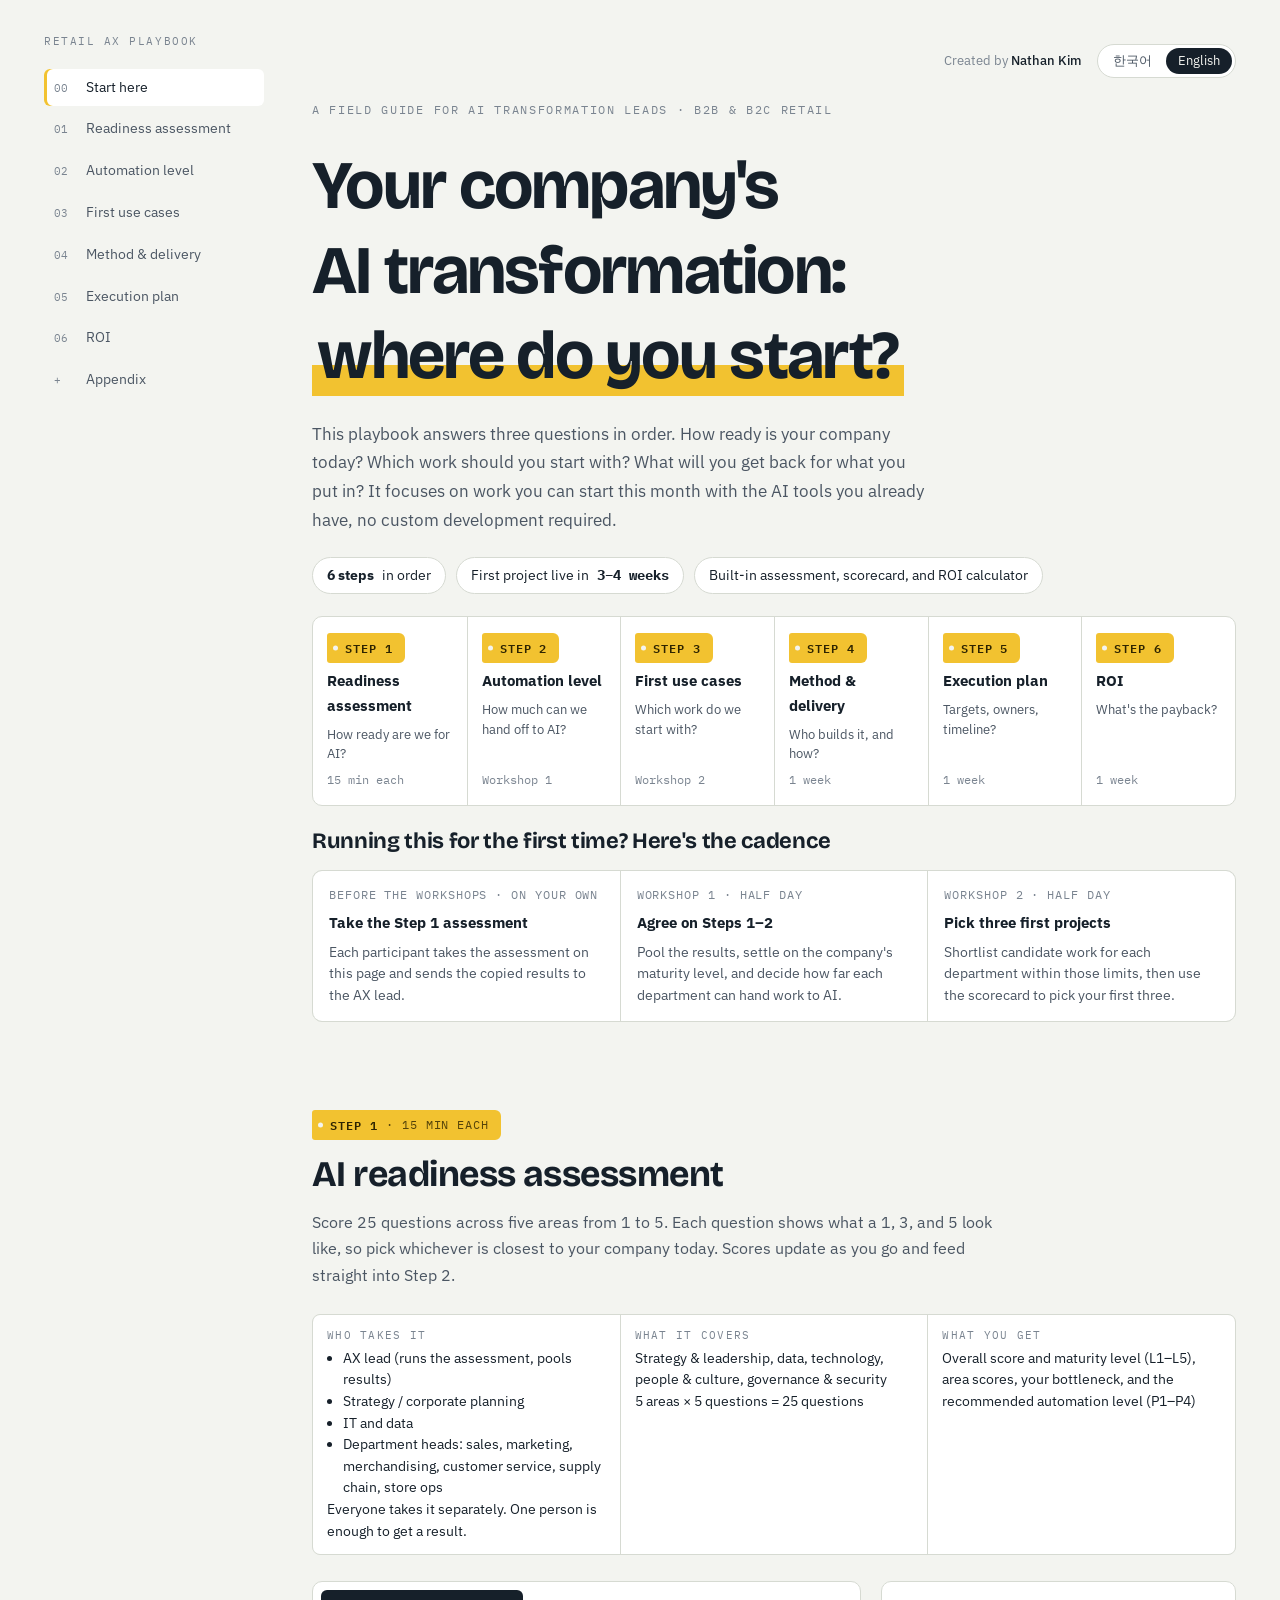
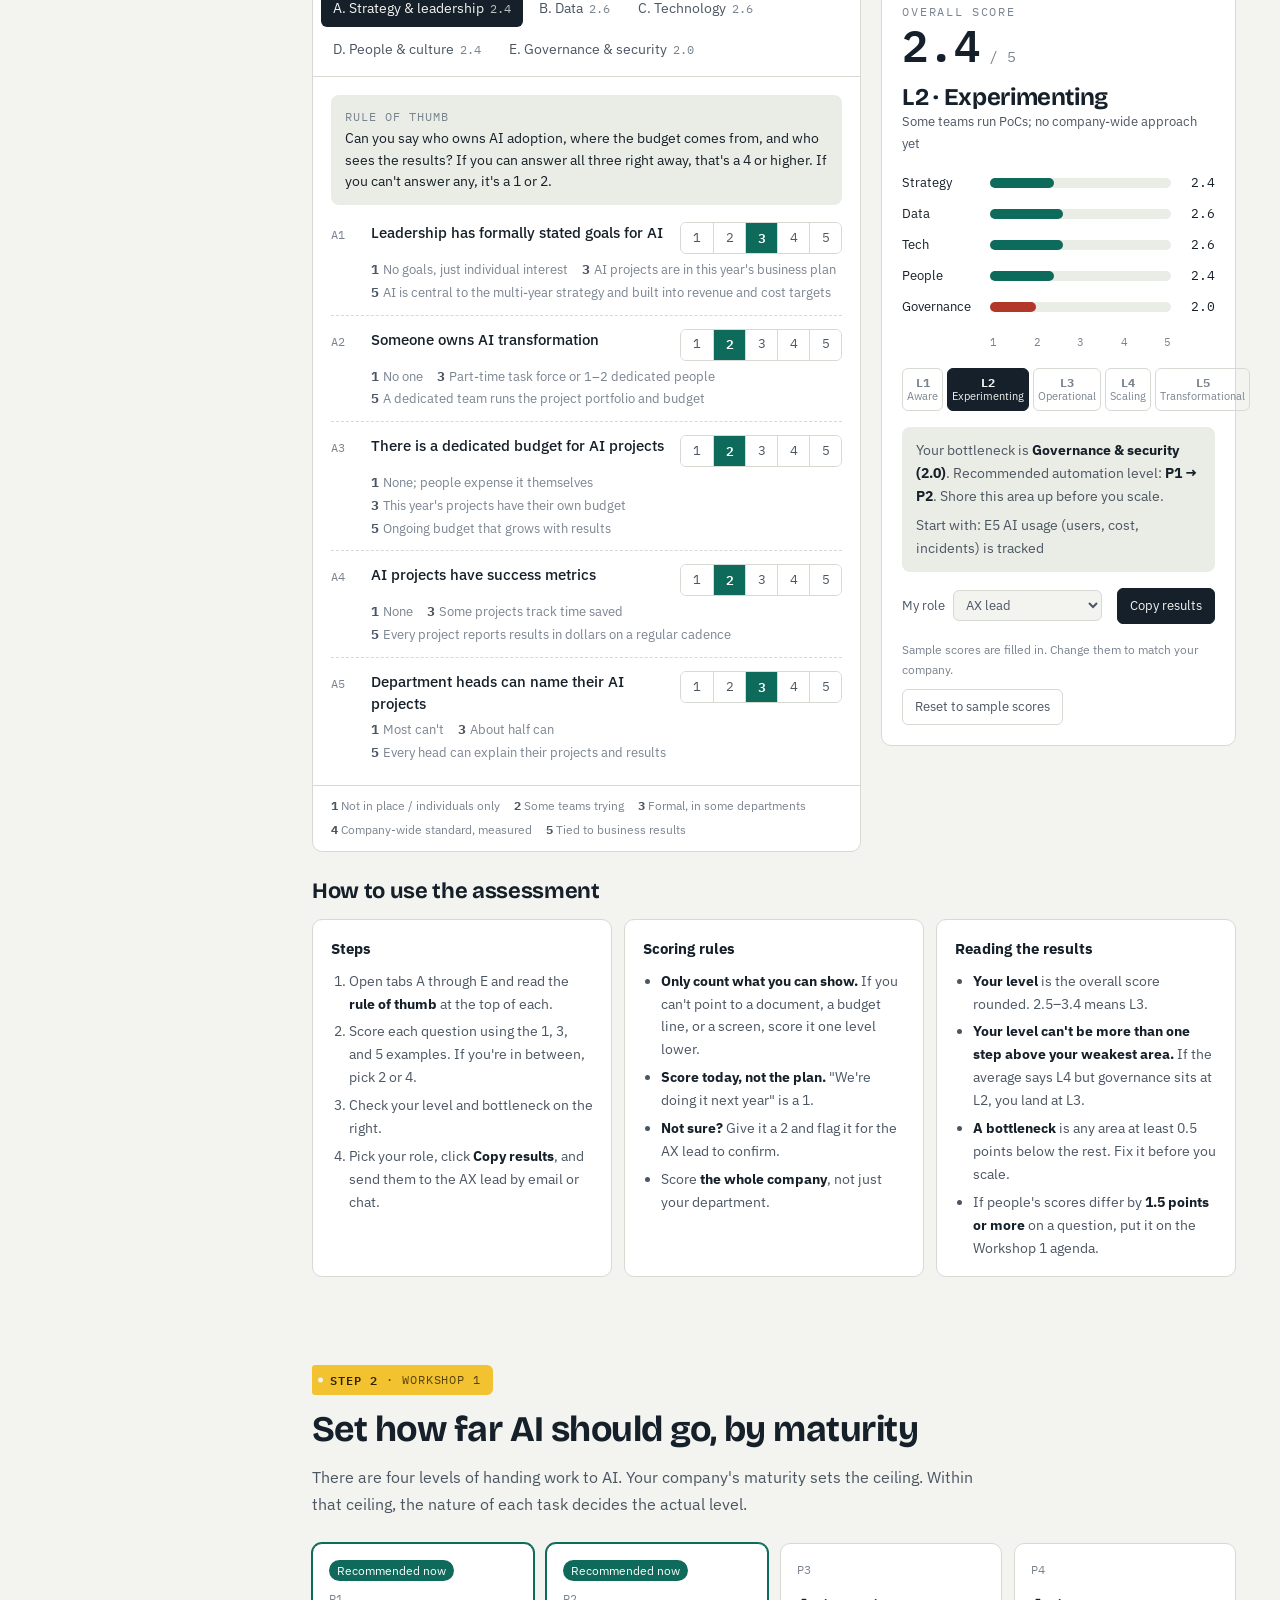
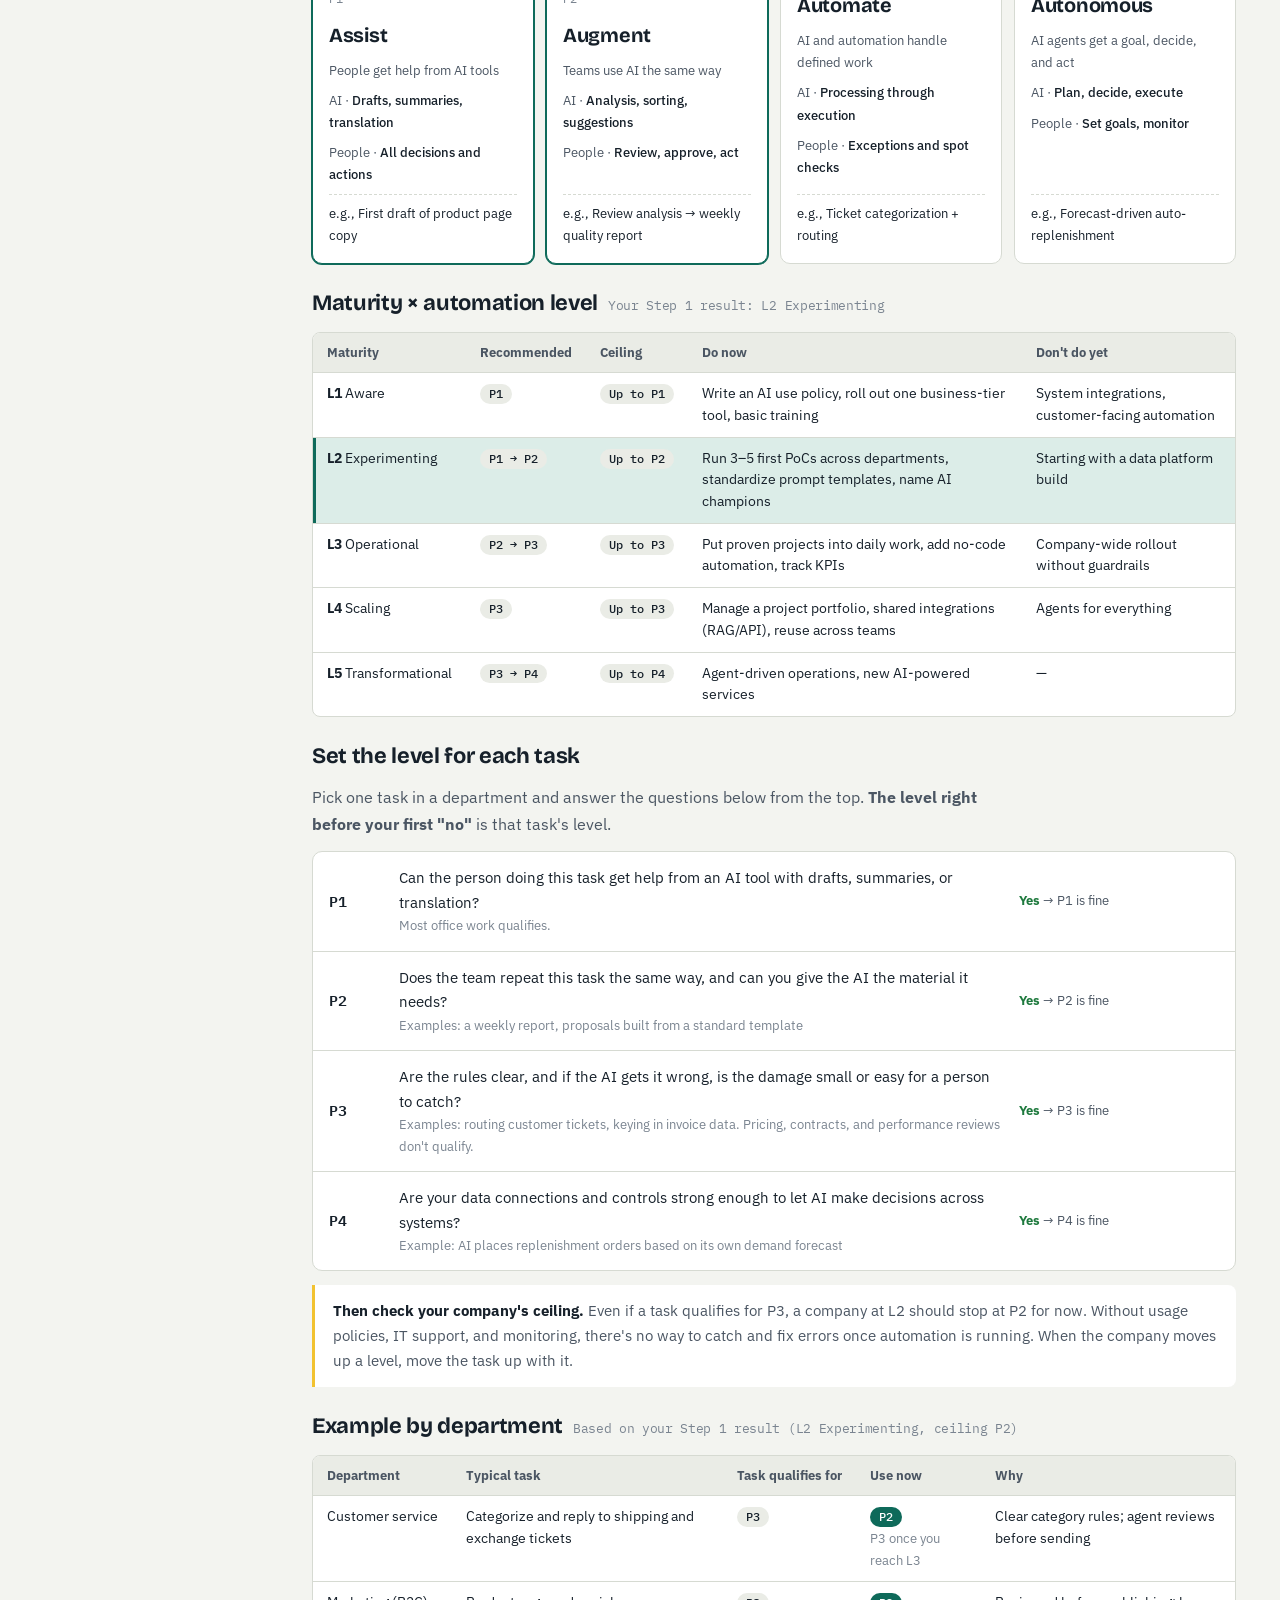
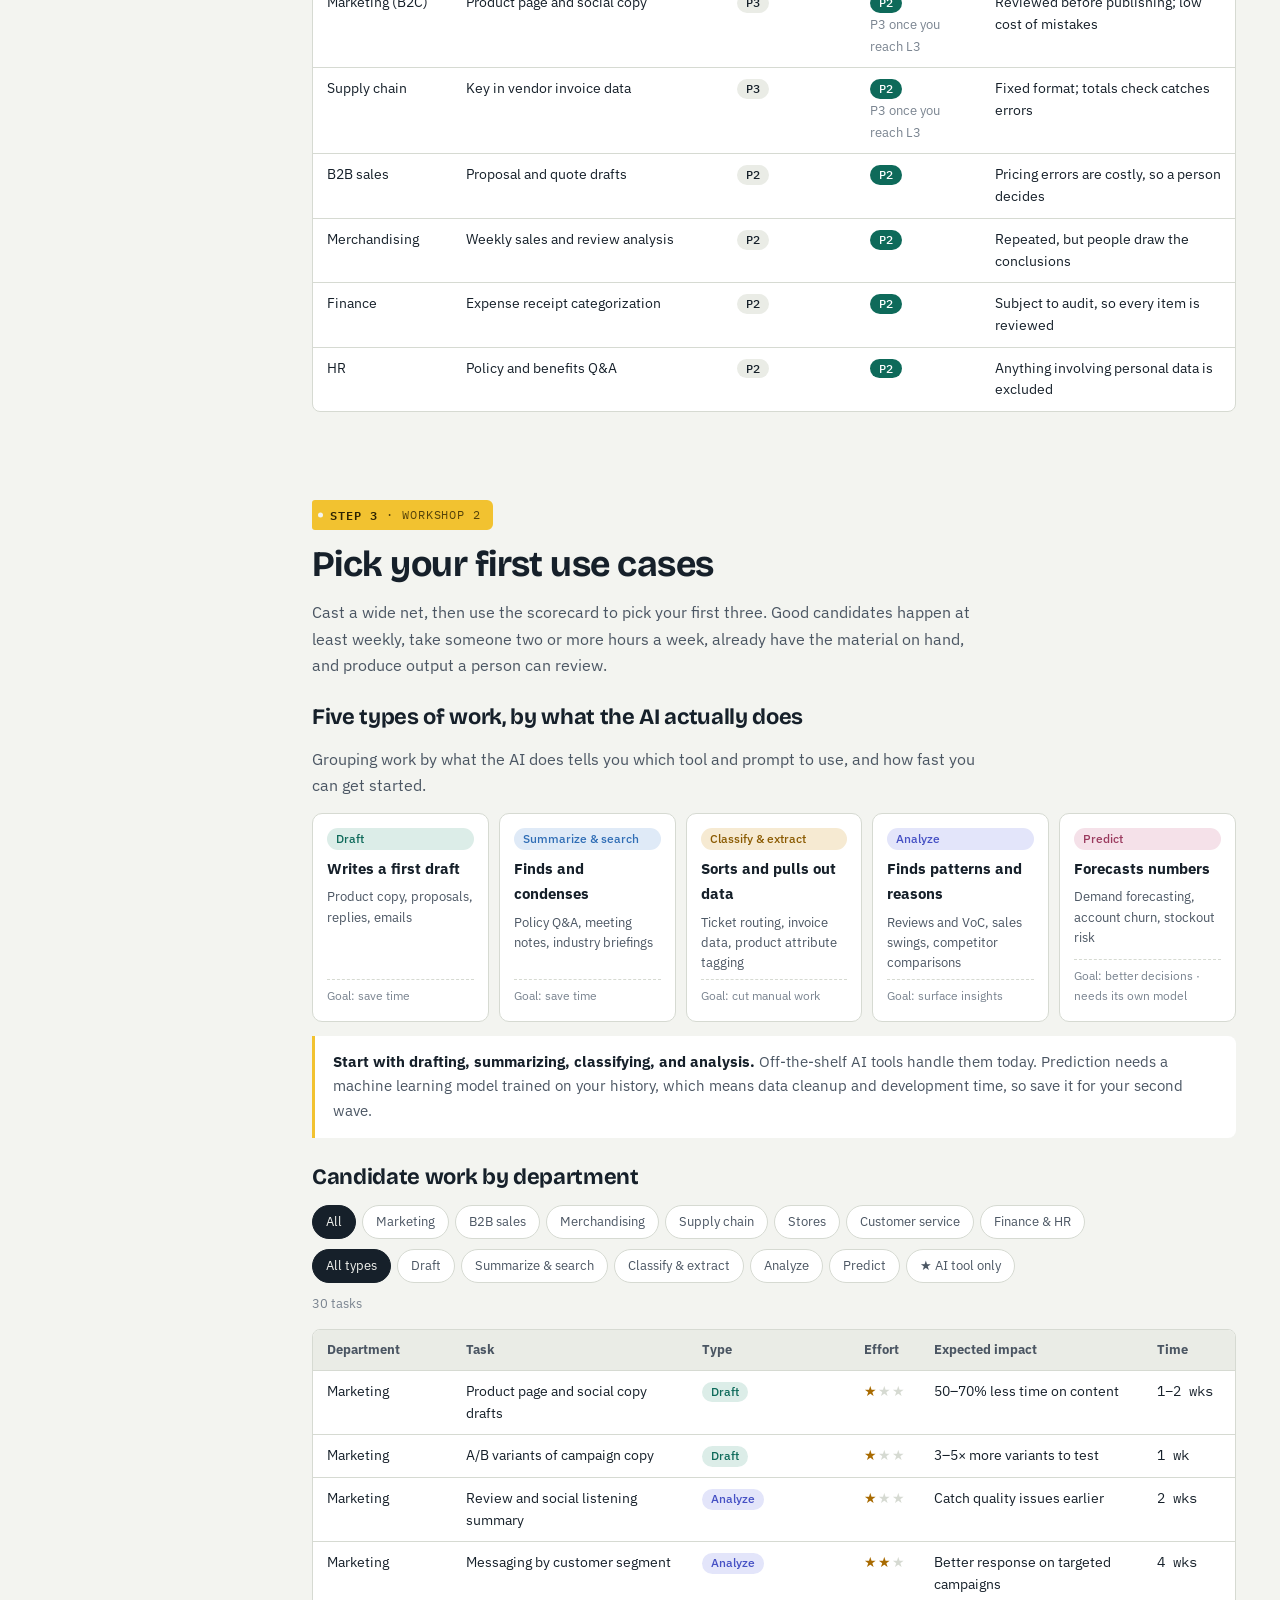
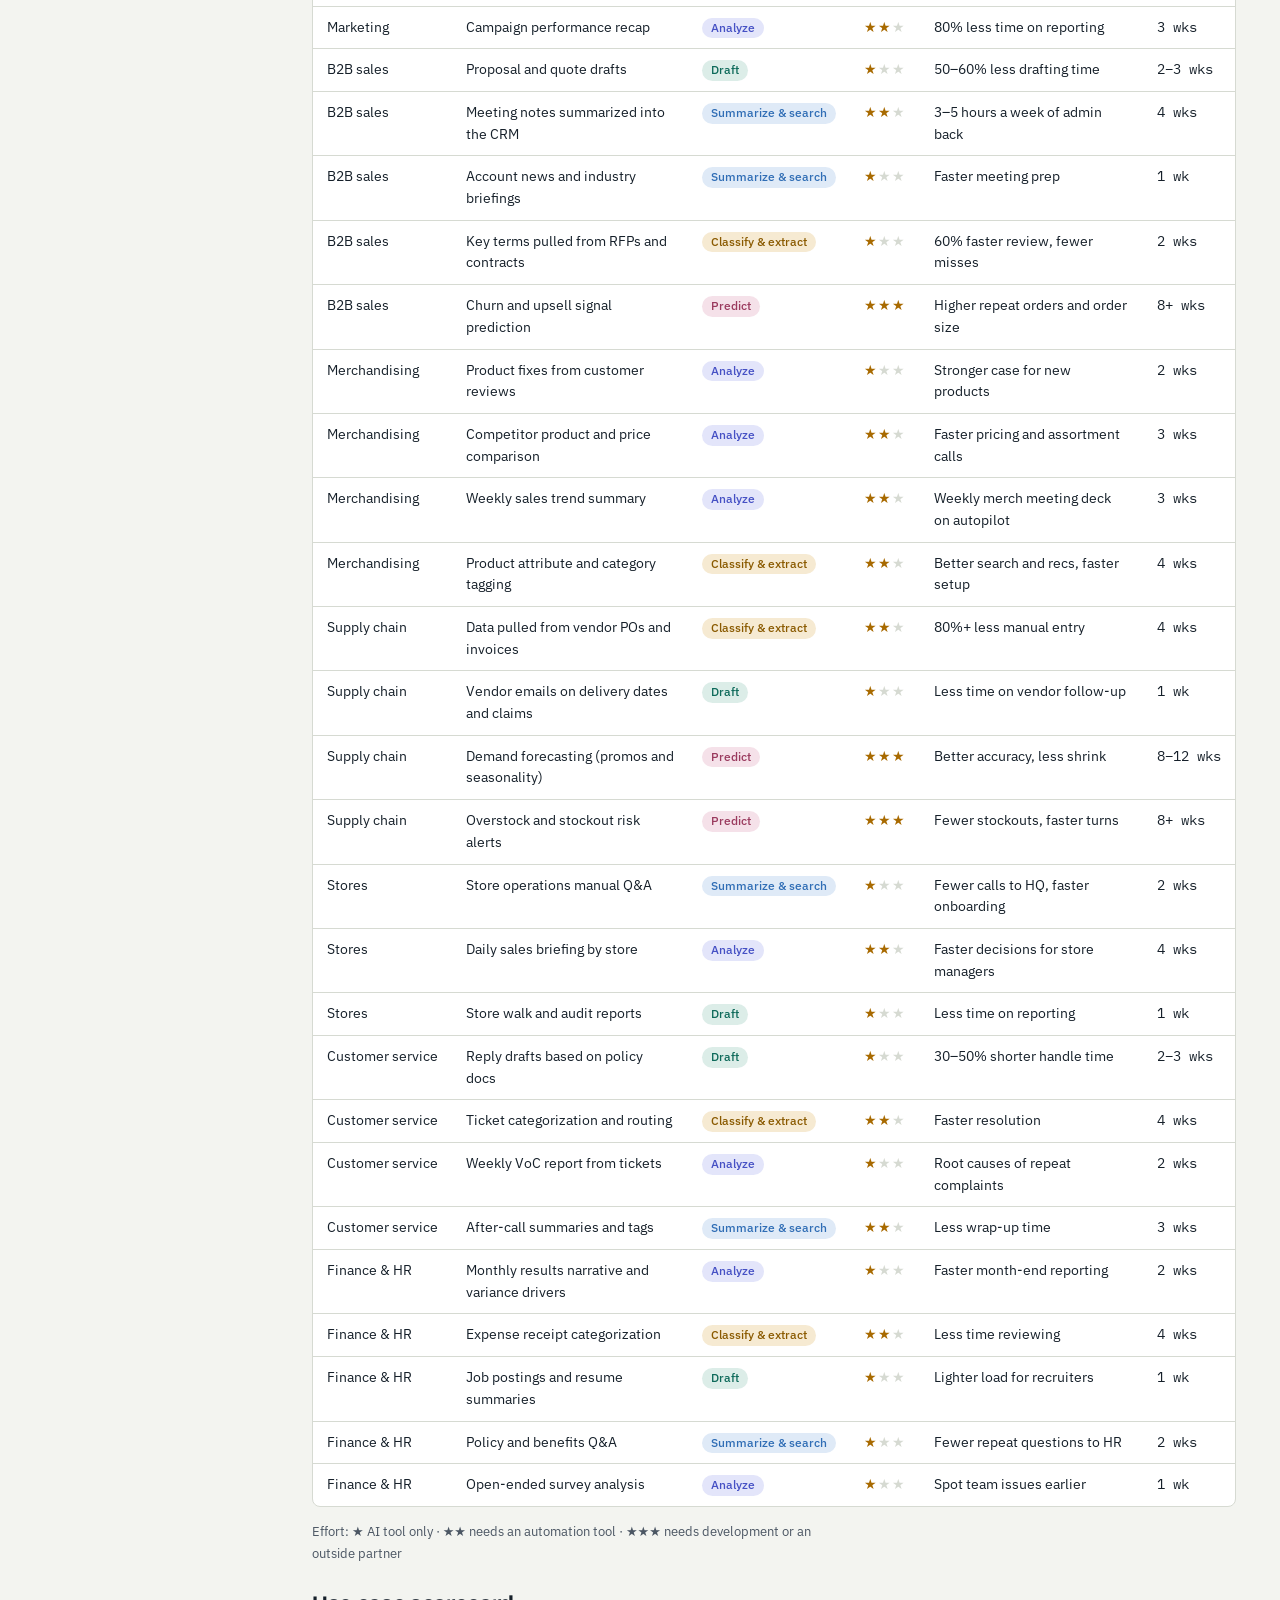
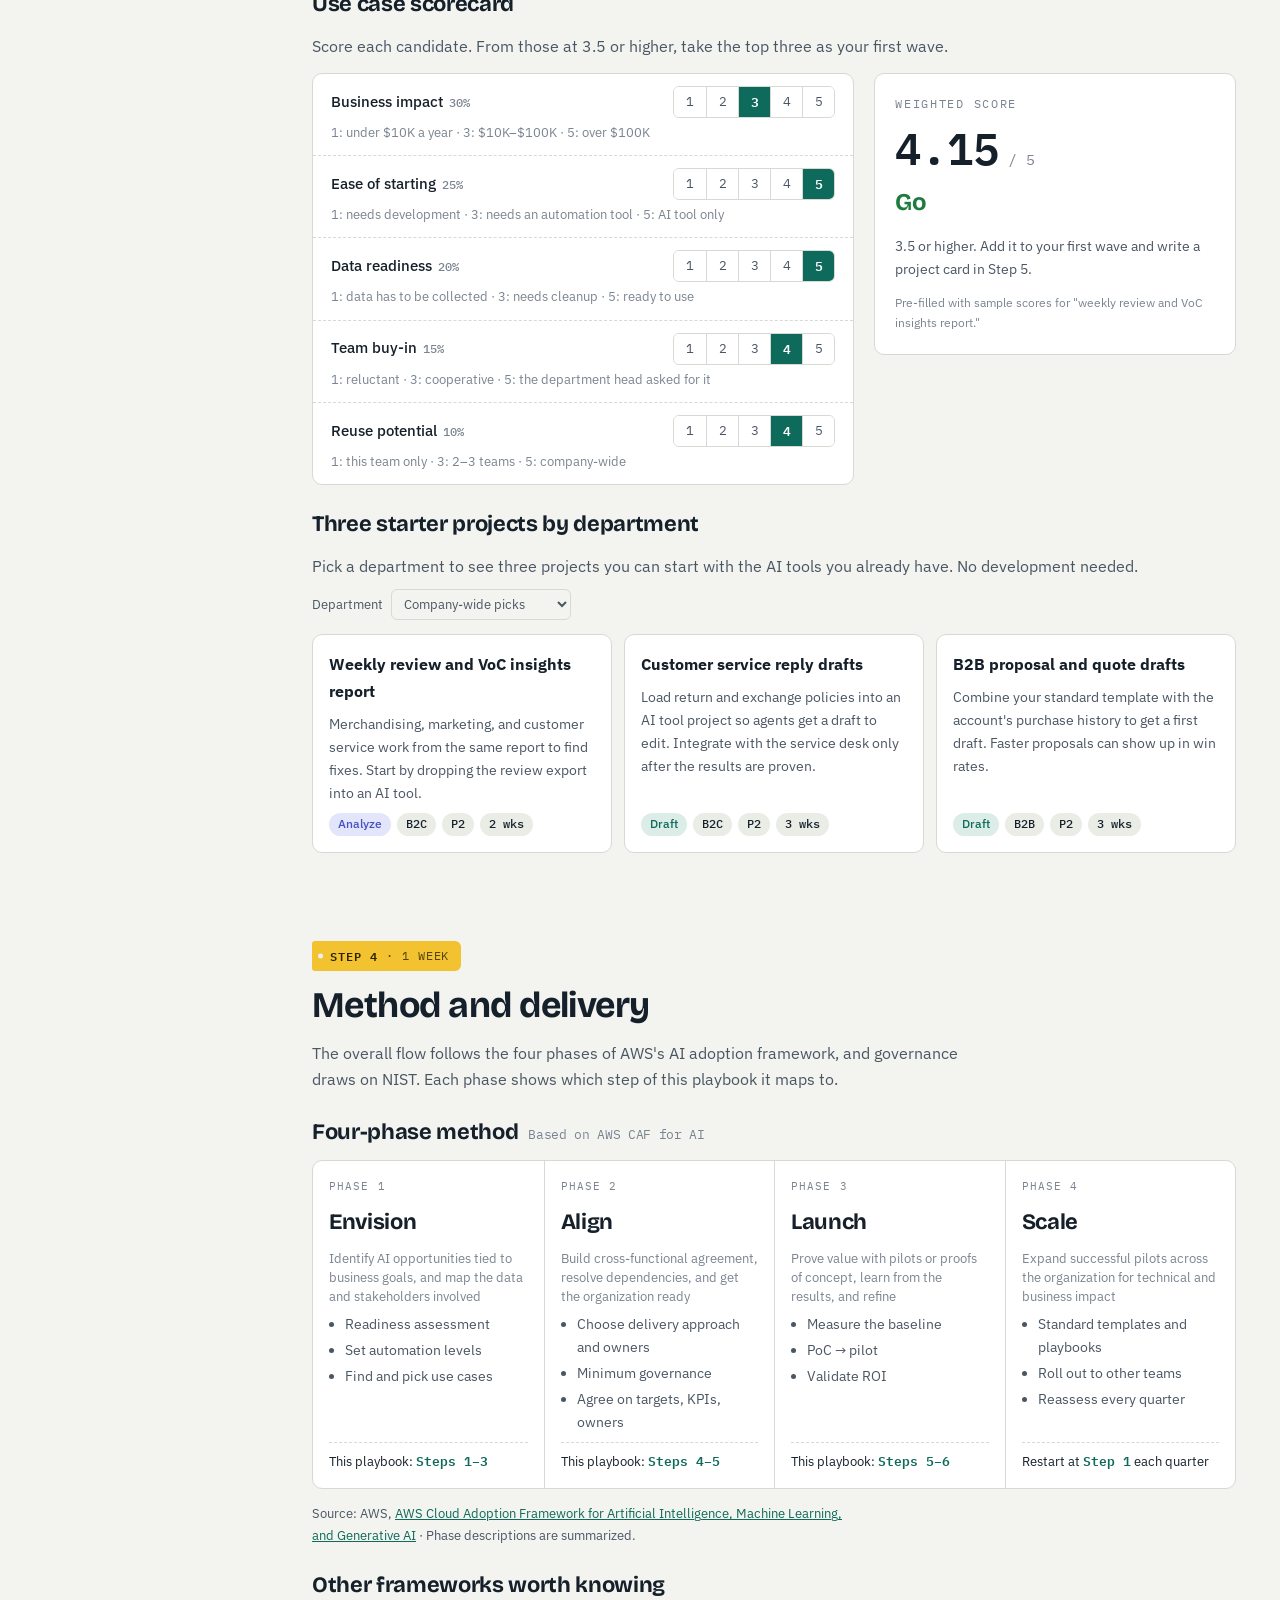
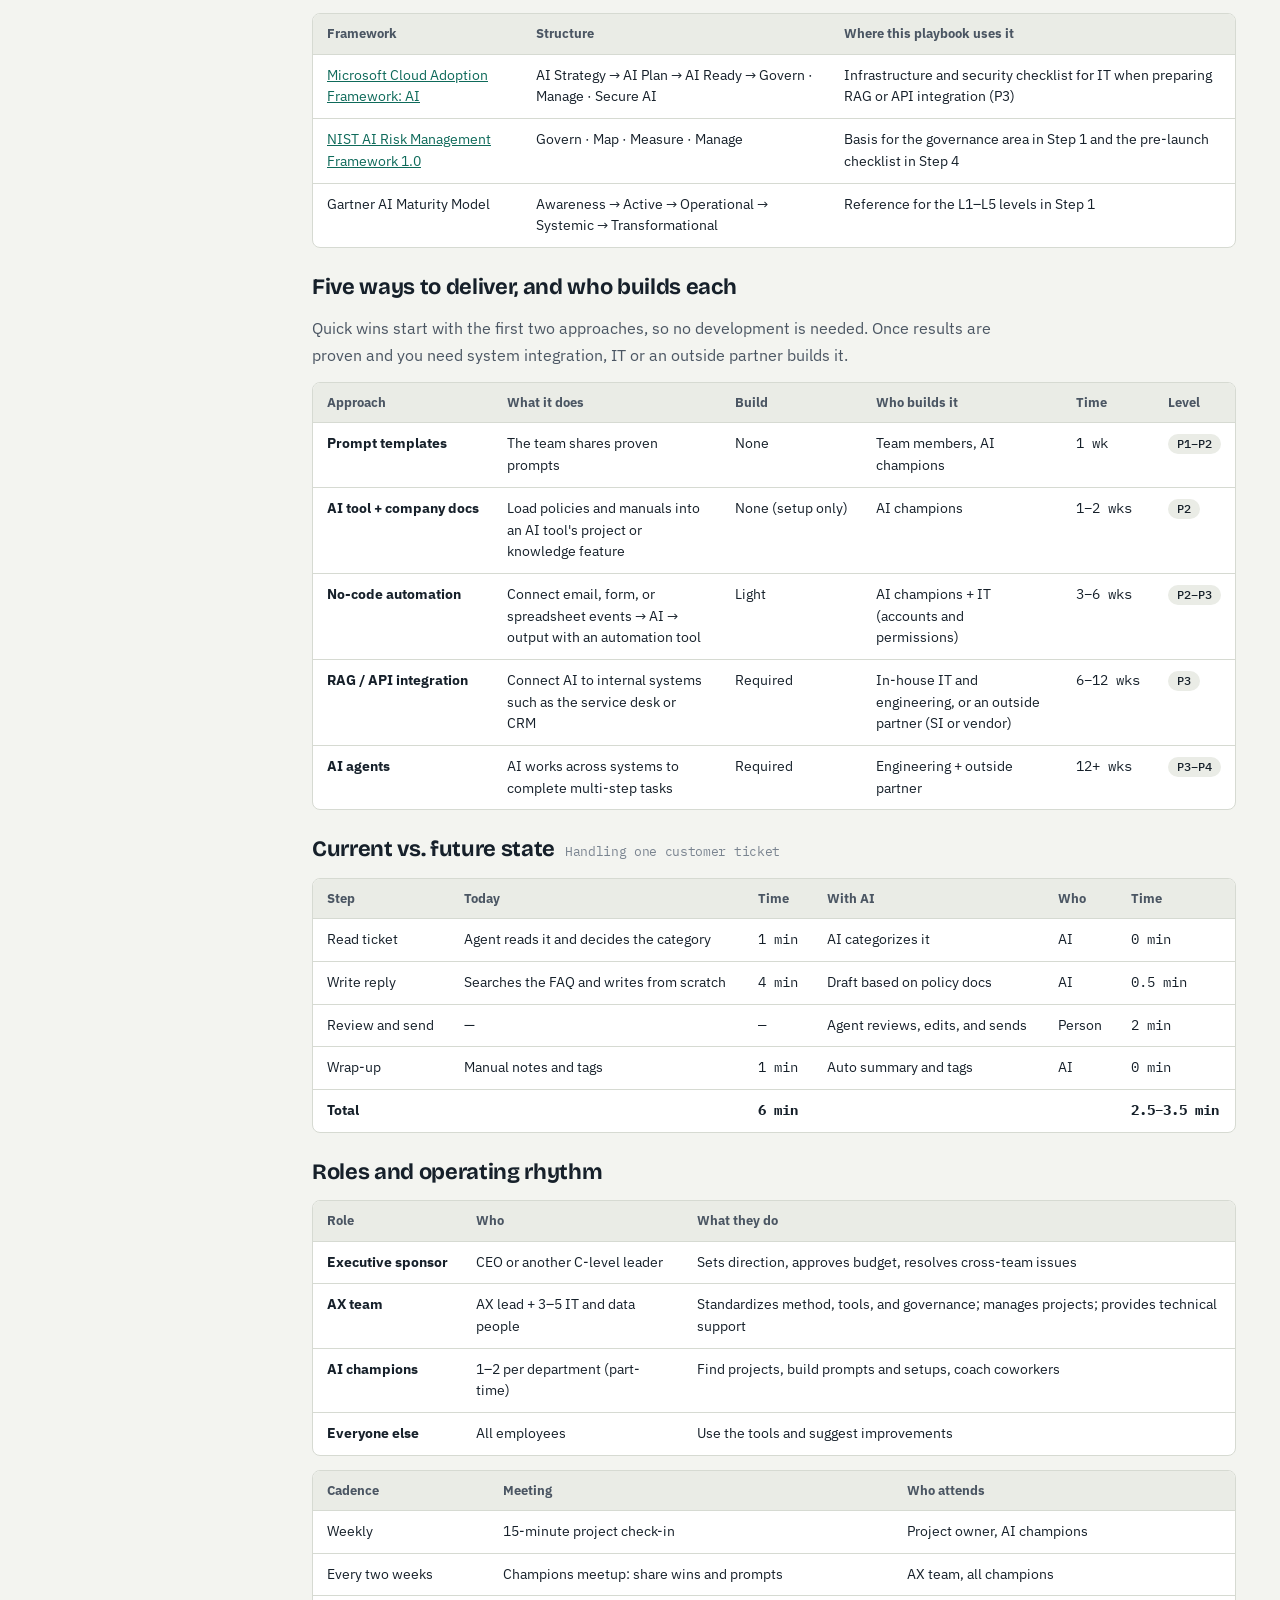
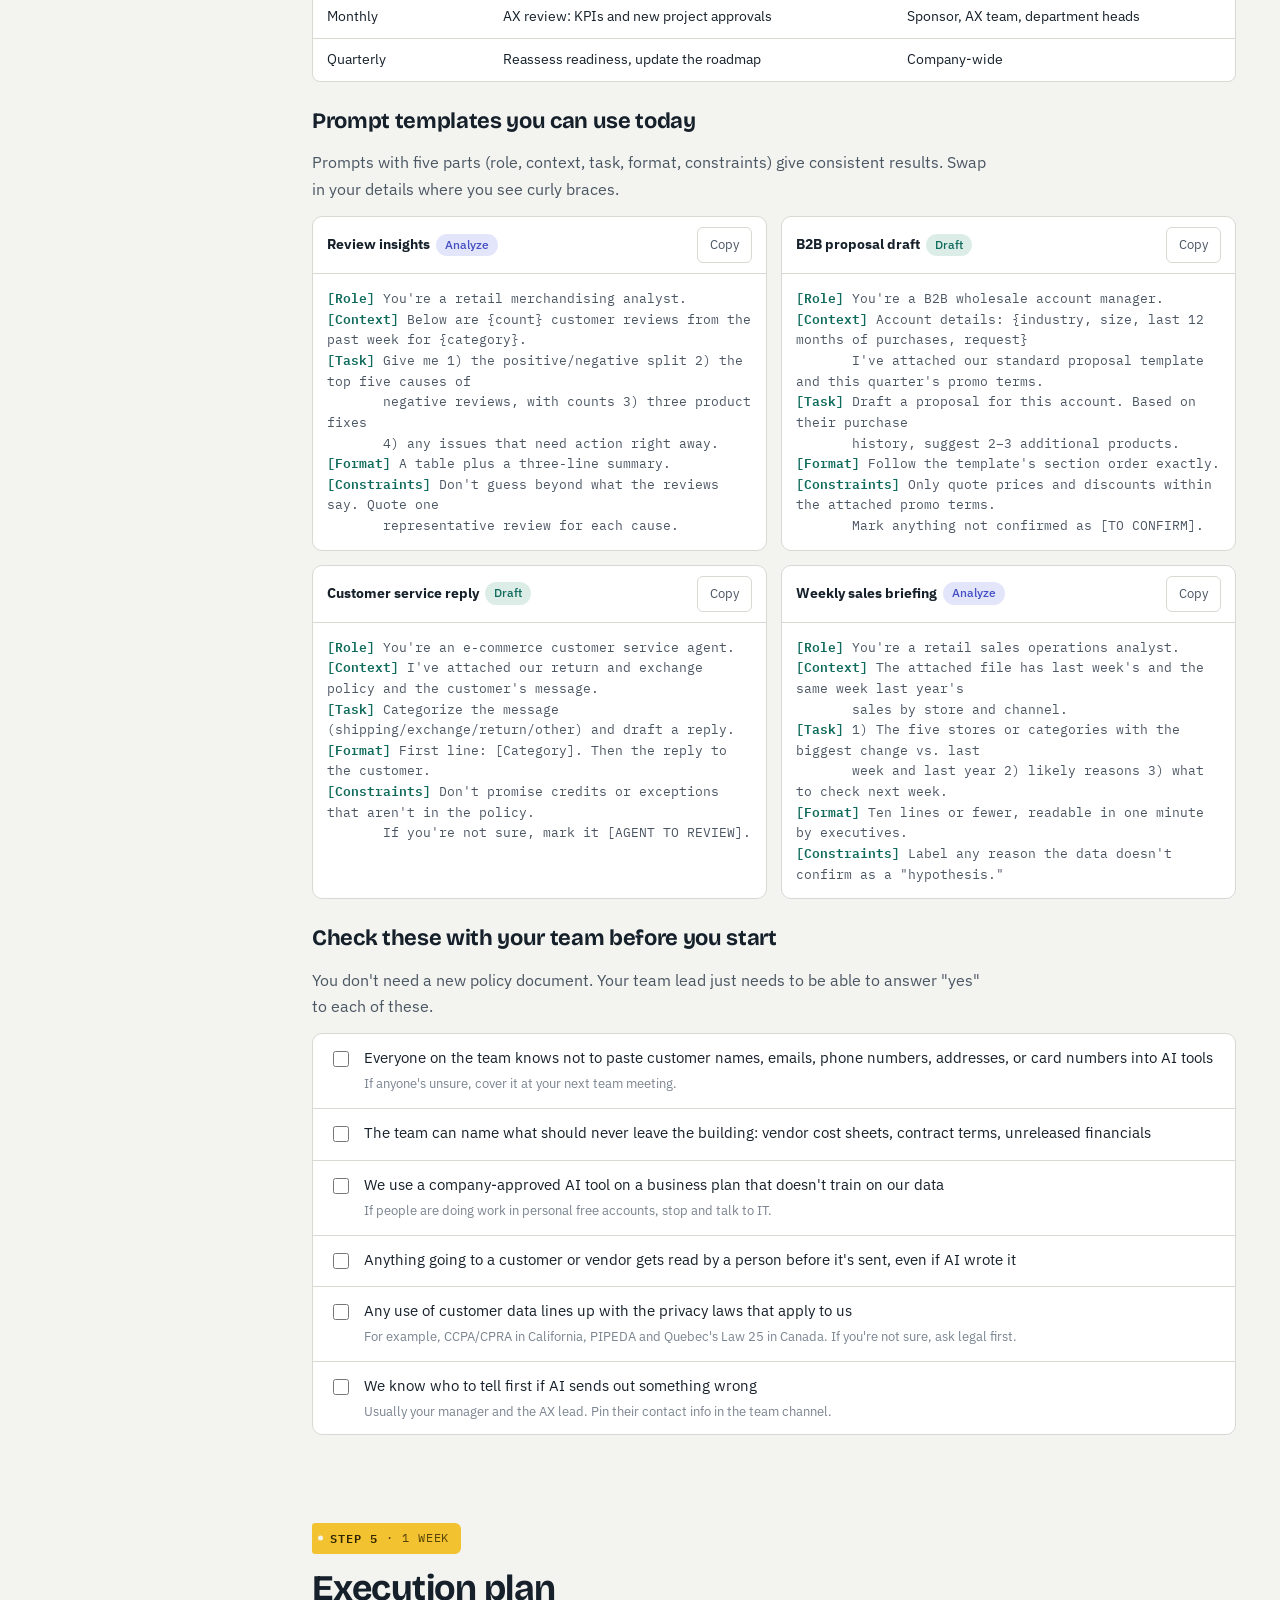
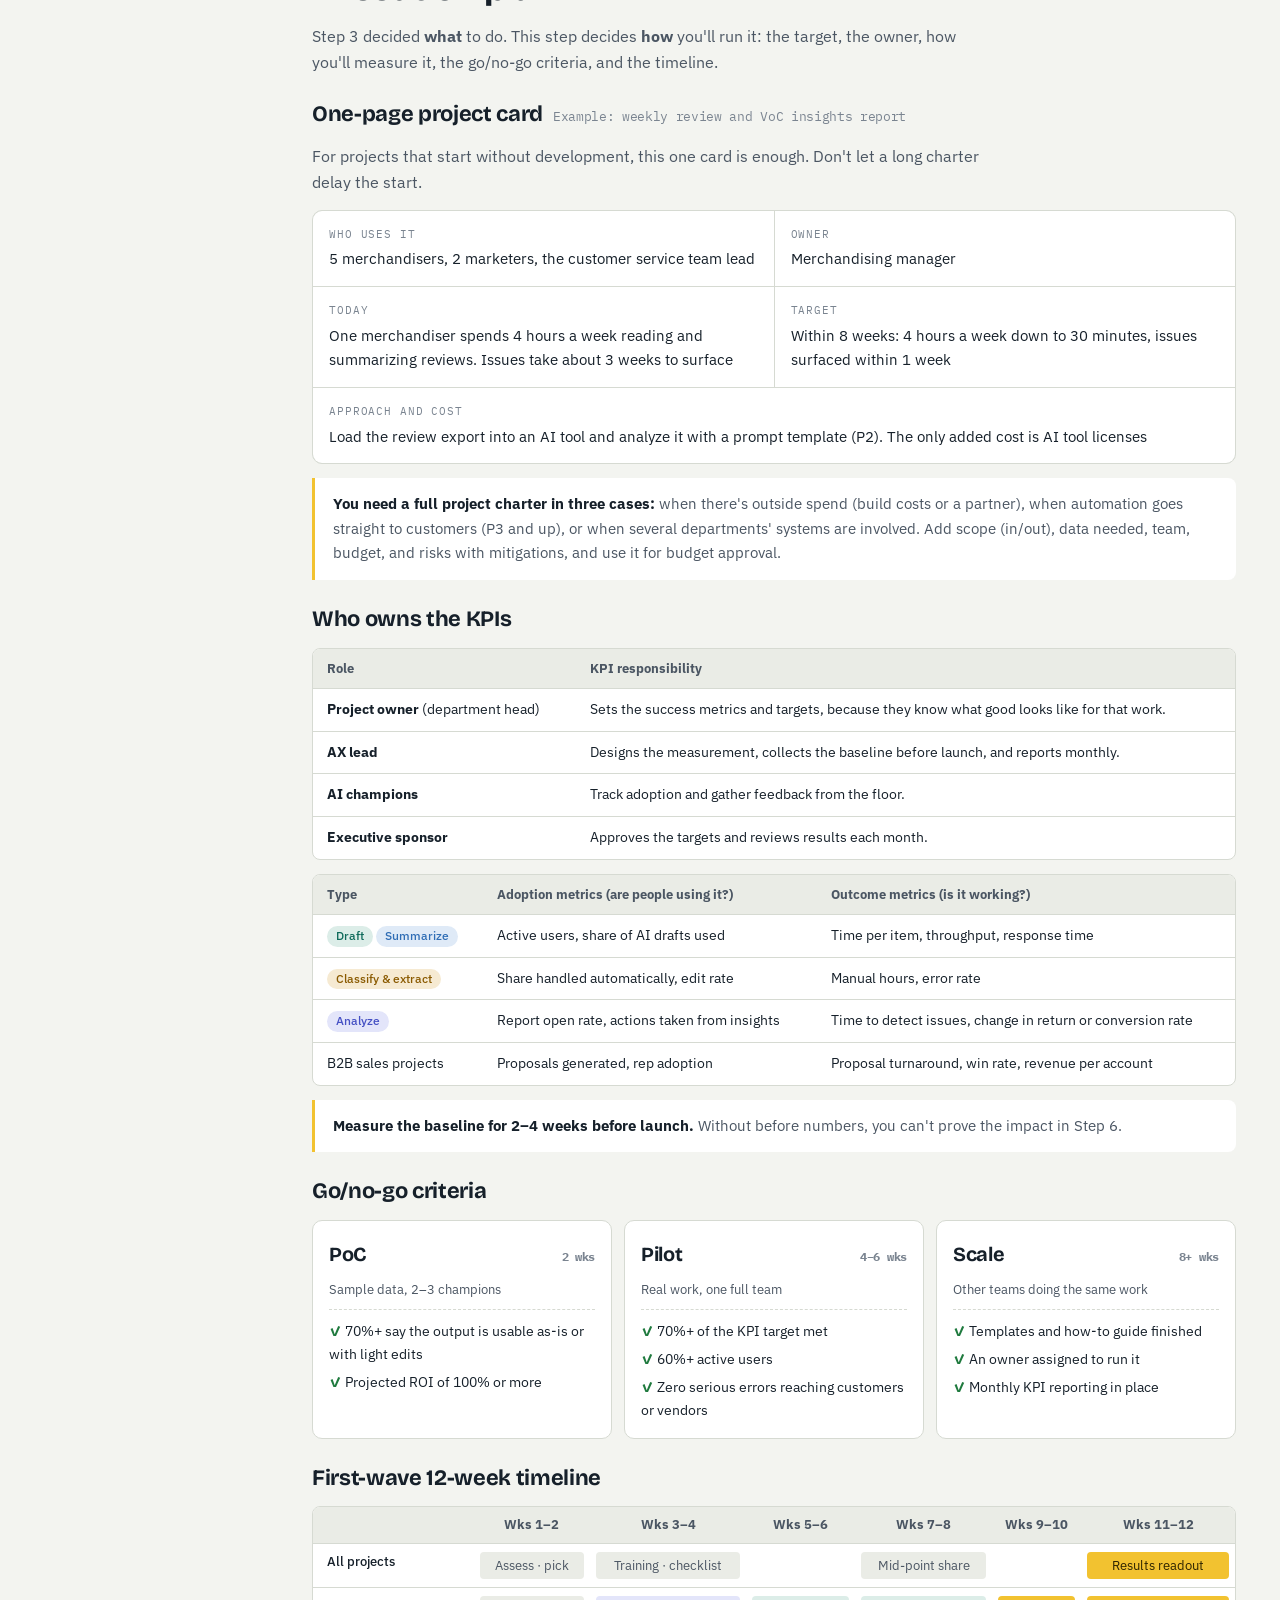
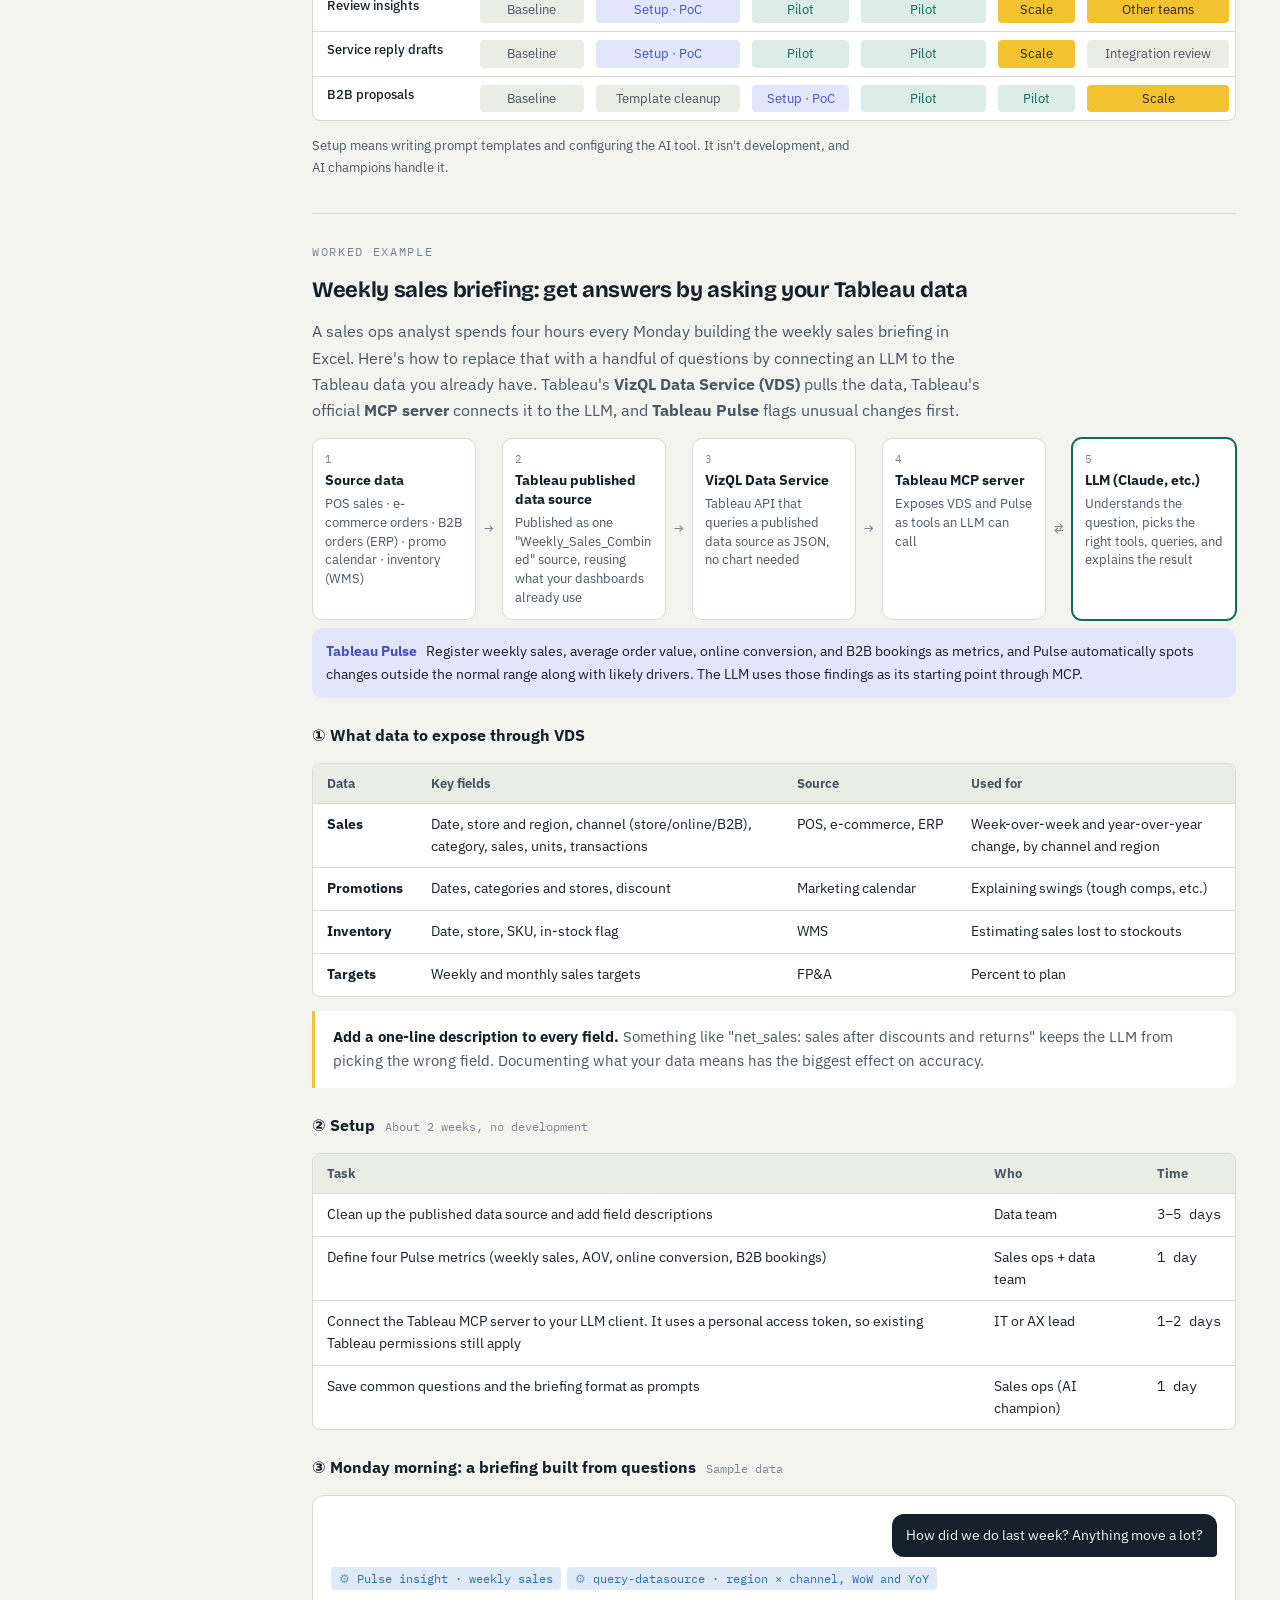
<file: index.html>
<!doctype html>
<html lang="ko">
<head>
<meta charset="utf-8">
<meta name="viewport" content="width=device-width,initial-scale=1,viewport-fit=cover">
<meta name="description" content="B2B·B2C 리테일 기업의 AX 실무자를 위한 6단계 실행 가이드입니다. 25문항 AI 수준 진단, 부서별 적용 레벨 산정, 우선 적용 업무 선정, AWS CAF 기반 방법론, 실행 계획, ROI 계산기까지 한 페이지에서 직접 해볼 수 있습니다.">
<meta name="author" content="Nathan Kim">
<link rel="canonical" href="https://axtransitiion.vercel.app/">
<link rel="alternate" hreflang="ko" href="https://axtransitiion.vercel.app/">
<link rel="alternate" hreflang="en" href="https://axtransitiion.vercel.app/en/">
<link rel="alternate" hreflang="x-default" href="https://axtransitiion.vercel.app/en/">
<script>(function(){var t='/en/';try{var p=localStorage.getItem('ax.lang');if(p==='ko')return;if(p==='en'){location.replace(t+location.hash);return}}catch(e){}var l=((navigator.languages&&navigator.languages[0])||navigator.language||'').toLowerCase();if(l.indexOf('ko')!==0)location.replace(t+location.hash)})();</script>
<meta property="og:type" content="website">
<meta property="og:site_name" content="Retail AX Playbook">
<meta property="og:locale" content="ko_KR">
<meta property="og:url" content="https://axtransitiion.vercel.app/">
<meta property="og:title" content="리테일 AX 플레이북 | 우리 회사의 AI 전환, 어디서부터 시작할까요?">
<meta property="og:description" content="B2B·B2C 리테일 기업의 AX 실무자를 위한 6단계 실행 가이드입니다. 25문항 AI 수준 진단, 부서별 적용 레벨 산정, 우선 적용 업무 선정, AWS CAF 기반 방법론, 실행 계획, ROI 계산기까지 한 페이지에서 직접 해볼 수 있습니다.">
<meta property="og:image" content="https://axtransitiion.vercel.app/og-image.png">
<meta property="og:image:width" content="1200">
<meta property="og:image:height" content="630">
<meta property="og:image:alt" content="리테일 AX 플레이북: 우리 회사의 AI 전환, 어디서부터 시작할까요? 6단계 로드맵">
<meta name="twitter:card" content="summary_large_image">
<meta name="twitter:title" content="리테일 AX 플레이북">
<meta name="twitter:description" content="B2B·B2C 리테일 기업의 AX 실무자를 위한 6단계 실행 가이드입니다. 25문항 AI 수준 진단, 부서별 적용 레벨 산정, 우선 적용 업무 선정, AWS CAF 기반 방법론, 실행 계획, ROI 계산기까지 한 페이지에서 직접 해볼 수 있습니다.">
<meta name="twitter:image" content="https://axtransitiion.vercel.app/og-image.png">
<style>:root{color-scheme:light;padding-top:env(safe-area-inset-top,0px);padding-bottom:env(safe-area-inset-bottom,0px)}body{margin:0}img{max-width:100%}[hidden]{display:none!important}</style>
<title>리테일 AX 플레이북</title>
<link rel="preconnect" href="https://fonts.googleapis.com">
<link rel="preconnect" href="https://fonts.gstatic.com" crossorigin>
<link rel="stylesheet" href="https://fonts.googleapis.com/css2?family=Do+Hyeon&family=IBM+Plex+Mono:wght@400;600&family=IBM+Plex+Sans+KR:wght@400;500;700&display=swap">
<link rel="stylesheet" href="/styles.css">

</head>
<body>
<div class="shell">
  <nav class="toc" aria-label="가이드 목차">
    <div class="brand">Retail AX Playbook</div>
    <a href="#top"><span class="n">00</span>시작하기</a>
    <a href="#s1"><span class="n">01</span>수준 진단</a>
    <a href="#s2"><span class="n">02</span>적용 레벨 산정</a>
    <a href="#s3"><span class="n">03</span>우선 적용 업무 선정</a>
    <a href="#s4"><span class="n">04</span>방법론·실행 방식</a>
    <a href="#s5"><span class="n">05</span>실행 계획 수립</a>
    <a href="#s6"><span class="n">06</span>ROI 계산</a>
    <a href="#appendix"><span class="n">+</span>부록</a>
  </nav>

  <main>
    <header class="hero" id="top">
      <div class="topbar"><span class="author">Created by <b>Nathan Kim</b></span><nav class="lang" aria-label="언어 선택"><a href="/" lang="ko" data-lang="ko" aria-current="true">한국어</a><a href="/en/" lang="en" data-lang="en">English</a></nav></div>
      <span class="eyebrow">AX 실무자를 위한 실행 가이드 · B2B·B2C 리테일</span>
      <h1>우리 회사의 AI 전환,<br><em>어디서부터</em> 시작할까요?</h1>
      <p class="lede">이 가이드는 세 가지 질문에 차례로 답합니다. 우리 회사는 지금 어느 수준인지, 어떤 업무부터 시작해야 하는지, 투자하면 얼마를 돌려받는지입니다. 개발 없이 기존 AI 도구로 바로 시작할 수 있는 업무를 중심으로 정리했습니다.</p>
      <div class="facts">
        <div class="fact"><b>6단계</b> 순서대로 진행</div>
        <div class="fact">첫 과제 착수까지 <b class="num">3~4주</b></div>
        <div class="fact">자가진단 · 스코어카드 · ROI 계산기 내장</div>
      </div>
      <div class="route" aria-label="6단계 로드맵">
        <a href="#s1"><span class="shelftag">STEP 1</span><span class="t">수준 진단</span><span class="q">우리 회사는 AI를 얼마나 준비했나?</span><span class="d">각자 15분</span></a>
        <a href="#s2"><span class="shelftag">STEP 2</span><span class="t">적용 레벨 산정</span><span class="q">업무에 AI를 어디까지 맡길 수 있나?</span><span class="d">워크숍 1회차</span></a>
        <a href="#s3"><span class="shelftag">STEP 3</span><span class="t">우선 적용 업무 선정</span><span class="q">어떤 업무부터 시작할까?</span><span class="d">워크숍 2회차</span></a>
        <a href="#s4"><span class="shelftag">STEP 4</span><span class="t">방법론·실행 방식</span><span class="q">누가, 어떤 방식으로 만드나?</span><span class="d">1주</span></a>
        <a href="#s5"><span class="shelftag">STEP 5</span><span class="t">실행 계획 수립</span><span class="q">목표·책임자·일정은?</span><span class="d">1주</span></a>
        <a href="#s6"><span class="shelftag">STEP 6</span><span class="t">ROI 계산</span><span class="q">얼마를 넣고 얼마를 얻나?</span><span class="d">1주</span></a>
      </div>
      <div class="sub">
        <h3>처음이라면 이렇게 진행하세요</h3>
        <div class="plan">
          <div><span class="when">워크숍 전 · 각자</span><b>STEP 1 진단 입력</b><p>참여자가 이 페이지에서 각자 진단하고 결과를 복사해 AX 담당자에게 보냅니다.</p></div>
          <div><span class="when">워크숍 1회차 · 반나절</span><b>STEP 1~2 결과 합의</b><p>진단 결과를 모아 회사 레벨을 확정하고, 부서별로 AI를 어디까지 맡길지 정합니다.</p></div>
          <div><span class="when">워크숍 2회차 · 반나절</span><b>STEP 3 첫 과제 3개 선정</b><p>정한 레벨 안에서 부서별 후보 업무를 뽑고, 스코어카드로 첫 과제 3개를 고릅니다.</p></div>
        </div>
      </div>
    </header>

    <!-- STEP 1 -->
    <section class="step" id="s1">
      <div class="step-head">
        <span class="shelftag">STEP 1 <span class="dur">· 각자 15분</span></span>
        <h2>회사의 AI 수준 진단</h2>
        <p class="intro">5개 영역, 25개 문항에 1~5점을 매깁니다. 문항마다 1·3·5점의 예시가 있으니 우리 회사와 가장 가까운 쪽을 고르세요. 점수는 바로 계산되고, 결과는 STEP 2에 자동으로 반영됩니다.</p>
      </div>
      <div class="io">
        <div><span>적용 대상</span>
          <ul>
            <li>AX 담당자 (진단 주관, 결과 취합)</li>
            <li>경영기획·전략 담당</li>
            <li>IT·데이터 담당</li>
            <li>현업 부서장: 영업, 마케팅, MD, CS, SCM, 매장운영</li>
          </ul>
          각자 따로 진행하며, 1명만 해도 결과가 나옵니다.</div>
        <div><span>문항 영역</span>전략·리더십, 데이터, 기술·인프라, 인력·문화, 거버넌스·보안<br>5개 영역 × 5문항 = 25문항</div>
        <div><span>진단 결과</span>종합 점수와 성숙도 레벨(L1~L5), 영역별 점수, 병목 영역, 권장 적용 레벨(P1~P4)</div>
      </div>

      <div class="tool">
        <div class="panel">
          <div class="tabs" role="tablist" id="areaTabs"></div>
          <div class="qs" id="qList"></div>
          <div class="scale-key"><span><b>1</b> 없음·개인 차원</span><span><b>2</b> 일부에서 시도</span><span><b>3</b> 공식 운영, 일부 부서</span><span><b>4</b> 전사 표준, 성과 측정</span><span><b>5</b> 사업 성과로 연결</span></div>
        </div>
        <div class="panel result" aria-live="polite">
          <div>
            <div class="eyebrow">종합 점수</div>
            <div class="bigscore" id="total">0.0<small> / 5</small></div>
          </div>
          <div class="lvname"><div class="l" id="lvName">—</div><div class="d" id="lvDesc"></div></div>
          <div class="bars" id="bars"></div>
          <div class="axis"><span></span><span class="ticks"><span>1</span><span>2</span><span>3</span><span>4</span><span>5</span></span><span></span></div>
          <div class="ladder" id="ladder"></div>
          <div class="callout cap" id="capNote" hidden></div>
          <div class="callout" id="bottleneck"></div>
          <div class="row-actions">
            <label class="role" for="roleSel">내 역할
              <select id="roleSel">
                <option>AX 담당자</option><option>경영기획·전략</option><option>IT·데이터</option><option>현업 부서장</option><option>기타</option>
              </select>
            </label>
            <button class="linkbtn primary" id="copyDiag" type="button">결과 복사</button>
          </div>
          <div class="row-actions">
            <span class="example-flag" id="exFlag"></span>
            <button class="linkbtn" id="resetDiag" type="button">예시 점수로 되돌리기</button>
          </div>
        </div>
      </div>

      <div class="sub">
        <h3>진단 가이드</h3>
        <div class="guide">
          <div>
            <h4>사용 방법</h4>
            <ol>
              <li>A~E 탭을 차례로 열고, 탭 위의 <b>판단 기준</b>을 먼저 읽습니다.</li>
              <li>문항마다 1·3·5점 예시를 보고 점수를 누릅니다. 중간이면 2점이나 4점을 고릅니다.</li>
              <li>오른쪽에서 레벨과 병목 영역을 확인합니다.</li>
              <li>역할을 고르고 <b>결과 복사</b>를 눌러 AX 담당자에게 메신저나 메일로 보냅니다.</li>
            </ol>
          </div>
          <div>
            <h4>채점 원칙</h4>
            <ul>
              <li><b>근거가 있는 것만</b> 점수로 인정합니다. 문서, 예산, 시스템 화면으로 보여줄 수 없다면 한 단계 낮게 줍니다.</li>
              <li><b>계획이 아니라 현재</b> 상태로 채점합니다. "내년에 할 예정"은 1점입니다.</li>
              <li><b>잘 모르는 문항은</b> 2점을 주고, AX 담당자에게 확인할 문항으로 표시해 둡니다.</li>
              <li>내 부서가 아니라 <b>회사 전체</b>를 기준으로 봅니다.</li>
            </ul>
          </div>
          <div>
            <h4>결과 해석</h4>
            <ul>
              <li><b>레벨</b>은 종합 점수를 반올림한 값입니다. 2.5~3.4점이면 L3입니다.</li>
              <li><b>가장 낮은 영역보다 두 단계 이상 높은 레벨은 나오지 않습니다.</b> 예를 들어 평균이 L4여도 거버넌스가 L2면 L3로 조정됩니다.</li>
              <li><b>병목 영역</b>은 다른 영역보다 0.5점 이상 낮은 영역입니다. 확산 전에 먼저 보강하세요.</li>
              <li>여러 명의 결과에서 <b>1.5점 이상 차이 나는 문항</b>은 워크숍 1회차의 토론 주제로 삼으세요.</li>
            </ul>
          </div>
        </div>
      </div>
    </section>

    <!-- STEP 2 -->
    <section class="step" id="s2">
      <div class="step-head">
        <span class="shelftag">STEP 2 <span class="dur">· 워크숍 1회차</span></span>
        <h2>성숙도에 따른 프로세스 적용 레벨 산정</h2>
        <p class="intro">업무를 AI에 얼마나 맡길지를 네 단계로 나눕니다. 회사 레벨이 넘을 수 없는 한도를 정하고, 그 안에서 업무별 조건에 따라 실제 레벨이 정해집니다.</p>
      </div>

      <div class="plevels" id="plevels"></div>

      <div class="sub">
        <h3>성숙도 × 적용 레벨 매핑 <span class="k" id="mapNote"></span></h3>
        <div class="tw"><table id="mapTable">
          <thead><tr><th>성숙도</th><th>권장 적용 레벨</th><th>최대 허용</th><th>지금 할 일</th><th>아직 하지 말 것</th></tr></thead>
          <tbody></tbody>
        </table></div>
      </div>

      <div class="sub">
        <h3>업무별 적용 레벨 정하기</h3>
        <p>부서에서 AI를 적용할 업무를 하나 정하고 아래 질문에 위에서부터 답하세요. <b>처음 "아니오"가 나오기 직전 레벨</b>이 그 업무의 레벨입니다.</p>
        <div class="ladderq">
          <div><span class="p">P1</span><span class="qq">담당자가 AI 도구로 초안·요약·번역 도움을 받을 수 있는 업무인가?<small>대부분의 사무 업무가 해당됩니다.</small></span><span class="yes"><b>예</b> → P1 가능</span></div>
          <div><span class="p">P2</span><span class="qq">팀이 같은 방식으로 반복하는 업무이고, 필요한 자료를 AI에 넣을 수 있는가?<small>예: 매주 쓰는 리포트, 정해진 양식의 제안서</small></span><span class="yes"><b>예</b> → P2 가능</span></div>
          <div><span class="p">P3</span><span class="qq">판단 규칙이 분명하고, AI가 틀려도 피해가 작거나 사람이 바로 잡을 수 있는가?<small>예: 문의 유형 분류, 송장 데이터 입력. 가격·계약·인사 평가는 해당하지 않습니다.</small></span><span class="yes"><b>예</b> → P3 가능</span></div>
          <div><span class="p">P4</span><span class="qq">여러 시스템을 오가는 판단을 맡길 만큼 데이터 연동과 통제 장치가 갖춰졌는가?<small>예: 수요예측을 보고 AI가 발주까지 실행</small></span><span class="yes"><b>예</b> → P4 가능</span></div>
        </div>
        <div class="note"><span><b>마지막으로 회사 레벨의 최대 허용을 확인하세요.</b> 업무 조건이 P3여도 회사가 L2라면 지금은 P2까지만 적용합니다. 사용 가이드라인, IT 지원, 결과 모니터링이 없는 상태에서 자동화를 돌리면 오류가 생겼을 때 수습할 체계가 없기 때문입니다. 회사 레벨이 오르면 같은 업무를 한 단계 올리면 됩니다.</span></div>
      </div>

      <div class="sub">
        <h3>부서별 산정 예시 <span class="k" id="deptNote"></span></h3>
        <div class="tw"><table>
          <thead><tr><th>부서</th><th>대표 업무</th><th>업무 조건상 레벨</th><th>지금 적용할 레벨</th><th>근거</th></tr></thead>
          <tbody id="deptBody"></tbody>
        </table></div>
      </div>
    </section>

    <!-- STEP 3 -->
    <section class="step" id="s3">
      <div class="step-head">
        <span class="shelftag">STEP 3 <span class="dur">· 워크숍 2회차</span></span>
        <h2>우선 적용 업무 선정</h2>
        <p class="intro">후보 업무를 넓게 찾은 뒤, 스코어카드로 첫 과제 3개를 고릅니다. 좋은 후보는 주 1회 이상 반복되고, 담당자가 주 2시간 이상 쓰고, 자료가 이미 있고, 사람이 결과를 검토할 수 있는 업무입니다.</p>
      </div>

      <div class="sub">
        <h3>AI가 하는 일로 본 업무 유형 5가지</h3>
        <p>유형은 AI가 그 업무에서 실제로 하는 일을 기준으로 나눴습니다. 유형을 알면 어떤 도구와 프롬프트를 쓸지, 얼마나 빨리 시작할 수 있을지가 정해집니다.</p>
        <div class="ptypes">
          <div class="ptype"><span class="pill pt-write">작성</span><h4>초안을 쓴다</h4><p>상세페이지 문구, 제안서, 답변, 메일 초안</p><div class="goal">목적: 업무 시간 절감</div></div>
          <div class="ptype"><span class="pill pt-search">요약·검색</span><h4>찾아서 줄인다</h4><p>매뉴얼 Q&amp;A, 회의록 요약, 업계 동향 브리핑</p><div class="goal">목적: 업무 시간 절감</div></div>
          <div class="ptype"><span class="pill pt-extract">분류·추출</span><h4>나누고 뽑아낸다</h4><p>문의 유형 분류, 송장 데이터 추출, 상품 속성 태깅</p><div class="goal">목적: 수작업 자동화</div></div>
          <div class="ptype"><span class="pill pt-analyze">분석</span><h4>패턴과 이유를 찾는다</h4><p>리뷰·VOC 분석, 매출 변동 원인, 경쟁사 비교</p><div class="goal">목적: 인사이트 발굴</div></div>
          <div class="ptype"><span class="pill pt-predict">예측</span><h4>숫자를 예측한다</h4><p>수요예측, 거래처 이탈, 결품 위험</p><div class="goal">목적: 의사결정 고도화 · 별도 모델 필요</div></div>
        </div>
        <div class="note"><span><b>처음에는 작성, 요약·검색, 분류·추출, 분석부터 시작하세요.</b> 기존 AI 도구로 바로 할 수 있습니다. 예측은 과거 데이터로 머신러닝 모델을 만들어야 해서 데이터 정비와 개발 기간이 필요하므로 두 번째 웨이브 이후에 검토합니다.</span></div>
      </div>

      <div class="sub">
        <h3>부서별 후보 업무</h3>
        <div class="filters">
          <div class="chips" id="deptChips" aria-label="부서 필터"></div>
          <div class="chips" id="typeChips" aria-label="유형 필터"></div>
          <span class="count" id="ucCount"></span>
        </div>
        <div class="tw"><table>
          <thead><tr><th>부서</th><th>업무</th><th>유형</th><th>준비 수준</th><th>기대 효과</th><th>기간</th></tr></thead>
          <tbody id="ucBody"></tbody>
        </table></div>
        <p class="count">준비 수준: ★ AI 도구만으로 가능 · ★★ 자동화 도구 연결 필요 · ★★★ 개발 또는 외부 파트너 필요</p>
      </div>

      <div class="sub">
        <h3>과제 선정 스코어카드</h3>
        <p>후보마다 점수를 매겨 3.5점 이상인 과제 중 상위 3개를 첫 웨이브로 고릅니다.</p>
        <div class="score-tool">
          <div class="panel" id="crits"></div>
          <div class="panel verdict" aria-live="polite">
            <div class="eyebrow">가중 합계</div>
            <div class="bigscore" id="scTotal">0.0<small> / 5</small></div>
            <div class="state" id="scState"></div>
            <p class="muted" style="font-size:13.5px" id="scMsg"></p>
            <p class="example-flag">예시로 "리뷰·VOC 인사이트 주간 리포트" 과제의 점수가 채워져 있습니다.</p>
          </div>
        </div>
      </div>

      <div class="sub">
        <h3>부서별 추천 첫 과제 3개</h3>
        <div class="starter-head">
          <p class="muted">부서를 고르면 개발 없이 기존 AI 도구로 바로 시작할 수 있는 과제 3개를 보여줍니다.</p>
          <label class="role" for="starterSel">부서
            <select id="starterSel"></select>
          </label>
        </div>
        <div class="starter" id="starterCards" aria-live="polite"></div>
      </div>
    </section>

    <!-- STEP 4 -->
    <section class="step" id="s4">
      <div class="step-head">
        <span class="shelftag">STEP 4 <span class="dur">· 1주</span></span>
        <h2>AI 적용 방법론과 실행 방식</h2>
        <p class="intro">전체 흐름은 AWS의 AI 도입 프레임워크 4단계를 따르고, 거버넌스는 NIST 기준을 참고했습니다. 이 가이드의 각 STEP이 어느 단계에 해당하는지 함께 표시했습니다.</p>
      </div>

      <div class="sub">
        <h3>4단계 적용 방법론 <span class="k">AWS CAF for AI 기반</span></h3>
        <div class="flow">
          <div><span class="en">Envision</span><h4>구상</h4><span class="aws">비즈니스 목표에 맞는 AI 기회를 찾고, 필요한 데이터와 이해관계자를 확인한다</span><ul><li>수준 진단</li><li>적용 레벨 산정</li><li>후보 업무 발굴·선정</li></ul><div class="map">이 가이드 <b>STEP 1~3</b></div></div>
          <div><span class="en">Align</span><h4>정렬</h4><span class="aws">부서 간 합의를 만들고, 선행 조건과 조직 준비 상태를 갖춘다</span><ul><li>실행 방식과 담당자 결정</li><li>거버넌스 최소 요건</li><li>목표·KPI·책임자 합의</li></ul><div class="map">이 가이드 <b>STEP 4~5</b></div></div>
          <div><span class="en">Launch</span><h4>착수</h4><span class="aws">파일럿이나 PoC로 가치를 증명하고, 결과에서 배워 전략을 다듬는다</span><ul><li>베이스라인 측정</li><li>PoC → 파일럿 운영</li><li>ROI 검증</li></ul><div class="map">이 가이드 <b>STEP 5~6</b></div></div>
          <div><span class="en">Scale</span><h4>확산</h4><span class="aws">성공한 파일럿을 전사로 넓혀 기술적·사업적 효과를 키운다</span><ul><li>표준 템플릿·매뉴얼</li><li>타 부서 확산</li><li>분기별 재진단</li></ul><div class="map">분기별로 <b>STEP 1</b>부터 반복</div></div>
        </div>
        <p class="src">출처: AWS, <a href="https://docs.aws.amazon.com/whitepapers/latest/aws-caf-for-ai/your-ai-transformation-journey.html" target="_blank" rel="noopener">AWS Cloud Adoption Framework for Artificial Intelligence, Machine Learning, and Generative AI</a> · 각 단계 설명은 원문을 요약했습니다.</p>
      </div>

      <div class="sub">
        <h3>함께 참고할 프레임워크</h3>
        <div class="tw"><table>
          <thead><tr><th>프레임워크</th><th>구성</th><th>이 가이드에서 쓰는 곳</th></tr></thead>
          <tbody>
            <tr><td><a href="https://learn.microsoft.com/azure/cloud-adoption-framework/scenarios/ai" target="_blank" rel="noopener">Microsoft Cloud Adoption Framework: AI</a></td><td>AI Strategy → AI Plan → AI Ready → Govern · Manage · Secure AI</td><td>IT 부서가 RAG·API 연동(P3)을 준비할 때 인프라·보안 체크리스트로 활용</td></tr>
            <tr><td><a href="https://www.nist.gov/itl/ai-risk-management-framework" target="_blank" rel="noopener">NIST AI Risk Management Framework 1.0</a></td><td>Govern · Map · Measure · Manage</td><td>STEP 1 거버넌스 영역과 STEP 4 착수 전 체크리스트의 기준</td></tr>
            <tr><td>Gartner AI Maturity Model</td><td>Awareness → Active → Operational → Systemic → Transformational</td><td>STEP 1의 L1~L5 레벨 정의 참고</td></tr>
          </tbody>
        </table></div>
      </div>

      <div class="sub">
        <h3>실행 방식 5가지와 담당자</h3>
        <p>빠르게 적용할 업무는 위의 두 방식으로 시작하므로 개발이 필요 없습니다. 효과를 확인한 뒤 시스템 연동이 필요해지면 그때 IT나 외부 파트너가 구축합니다.</p>
        <div class="tw"><table>
          <thead><tr><th>방식</th><th>하는 일</th><th>구축</th><th>누가 만드나</th><th>기간</th><th>레벨</th></tr></thead>
          <tbody>
            <tr><td class="nw"><b>프롬프트 템플릿</b></td><td>검증된 프롬프트를 팀이 공유해서 사용</td><td class="nw">없음</td><td>현업 담당자, AI 챔피언</td><td class="nw num">1주</td><td><span class="pill lv">P1~P2</span></td></tr>
            <tr><td class="nw"><b>AI 도구 + 사내 문서</b></td><td>AI 도구의 프로젝트·지식 기능에 정책·매뉴얼을 올려 사용</td><td class="nw">없음 (설정만)</td><td>AI 챔피언</td><td class="nw num">1~2주</td><td><span class="pill lv">P2</span></td></tr>
            <tr><td class="nw"><b>노코드 자동화 연결</b></td><td>메일·폼·시트 이벤트 → AI 처리 → 결과 전달을 자동화 도구로 연결</td><td class="nw">가벼운 구축</td><td>AI 챔피언 + IT (계정·권한 승인)</td><td class="nw num">3~6주</td><td><span class="pill lv">P2~P3</span></td></tr>
            <tr><td class="nw"><b>RAG / API 연동</b></td><td>상담 시스템, CRM 등 사내 시스템과 AI를 연결</td><td class="nw">구축 필요</td><td>사내 IT·개발팀 또는 외부 파트너 (SI, 솔루션 업체)</td><td class="nw num">6~12주</td><td><span class="pill lv">P3</span></td></tr>
            <tr><td class="nw"><b>AI 에이전트</b></td><td>AI가 여러 시스템을 쓰며 다단계 업무를 실행</td><td class="nw">구축 필요</td><td>개발팀 + 외부 파트너</td><td class="nw num">12주+</td><td><span class="pill lv">P3~P4</span></td></tr>
          </tbody>
        </table></div>
      </div>

      <div class="sub">
        <h3>현재 → 개선 후 설계 예시 <span class="k">CS 문의 1건 처리</span></h3>
        <div class="tw"><table>
          <thead><tr><th>업무 단계</th><th>현재</th><th>소요</th><th>AI 적용 후</th><th>담당</th><th>소요</th></tr></thead>
          <tbody>
            <tr><td class="nw">문의 확인</td><td>상담원이 내용을 읽고 유형 판단</td><td class="num">1분</td><td>AI가 유형 분류</td><td>AI</td><td class="num">0분</td></tr>
            <tr><td class="nw">답변 작성</td><td>FAQ 검색 후 직접 작성</td><td class="num">4분</td><td>정책 문서 기반 초안 생성</td><td>AI</td><td class="num">0.5분</td></tr>
            <tr><td class="nw">검토·발송</td><td>—</td><td class="num">—</td><td>상담원이 초안을 검토·수정해 발송</td><td>사람</td><td class="num">2분</td></tr>
            <tr><td class="nw">후처리</td><td>상담 내용 수기 태깅</td><td class="num">1분</td><td>자동 요약·태깅</td><td>AI</td><td class="num">0분</td></tr>
            <tr><td class="nw"><b>합계</b></td><td></td><td class="num"><b>6분</b></td><td></td><td></td><td class="num"><b>2.5~3.5분</b></td></tr>
          </tbody>
        </table></div>
      </div>

      <div class="sub">
        <h3>조직과 운영 리듬</h3>
        <div class="tw"><table>
          <thead><tr><th>역할</th><th>구성</th><th>하는 일</th></tr></thead>
          <tbody>
            <tr><td class="nw"><b>AX 스폰서</b></td><td>CEO 또는 C-level 1명</td><td>방향 설정, 예산 승인, 부서 간 조정</td></tr>
            <tr><td class="nw"><b>AX 담당 조직</b></td><td>AX 리드 + IT·데이터 3~5명</td><td>방법론·도구·거버넌스 표준화, 과제 관리, 기술 지원</td></tr>
            <tr><td class="nw"><b>AI 챔피언</b></td><td>부서별 1~2명 (겸직)</td><td>부서 과제 발굴, 프롬프트·설정 작업, 동료 교육</td></tr>
            <tr><td class="nw"><b>현업 사용자</b></td><td>전 임직원</td><td>도구 활용, 개선 의견 제안</td></tr>
          </tbody>
        </table></div>
        <div class="tw"><table>
          <thead><tr><th>주기</th><th>활동</th><th>참석자</th></tr></thead>
          <tbody>
            <tr><td class="nw">주간</td><td>과제별 진행 점검 (15분)</td><td>과제 오너, AI 챔피언</td></tr>
            <tr><td class="nw">격주</td><td>챔피언 모임: 사례·프롬프트 공유</td><td>AX 담당 조직, 전체 챔피언</td></tr>
            <tr><td class="nw">월간</td><td>AX 성과 리뷰: KPI 점검, 신규 과제 승인</td><td>스폰서, AX 담당 조직, 부서장</td></tr>
            <tr><td class="nw">분기</td><td>수준 재진단, 로드맵 업데이트</td><td>전사</td></tr>
          </tbody>
        </table></div>
      </div>

      <div class="sub">
        <h3>바로 쓰는 프롬프트 템플릿</h3>
        <p>역할, 맥락, 작업, 형식, 제약의 다섯 가지를 갖추면 결과 품질이 안정됩니다. 중괄호 부분만 바꿔서 쓰세요.</p>
        <div class="prompts" id="prompts"></div>
      </div>

      <div class="sub">
        <h3>시작 전에 팀에서 확인할 것</h3>
        <p>문서를 새로 만들 필요는 없습니다. 팀장이 아래 질문에 "예"라고 답할 수 있으면 됩니다.</p>
        <ul class="checks" id="govChecks"></ul>
      </div>
    </section>

    <!-- STEP 5 -->
    <section class="step" id="s5">
      <div class="step-head">
        <span class="shelftag">STEP 5 <span class="dur">· 1주</span></span>
        <h2>실행 계획 수립</h2>
        <p class="intro">STEP 3에서 <b>무엇을</b> 할지 골랐다면, 여기서는 고른 과제를 <b>어떻게</b> 진행할지 정합니다. 목표 숫자, 책임자, 성과를 재는 방법, 단계별 진행 조건, 일정입니다.</p>
      </div>

      <div class="sub">
        <h3>과제 카드 한 장 <span class="k">예시: 리뷰·VOC 인사이트 주간 리포트</span></h3>
        <p>개발 없이 시작하는 과제는 아래 카드 한 장이면 충분합니다. 긴 정의서를 쓰느라 착수가 늦어지지 않게 하세요.</p>
        <div class="card1">
          <div><span class="q">누가 쓰나</span><span class="a">MD 5명, 마케팅 2명, CS 파트장</span></div>
          <div><span class="q">책임자 (과제 오너)</span><span class="a">MD팀장</span></div>
          <div><span class="q">지금은</span><span class="a">MD 1명이 매주 4시간 들여 리뷰를 읽고 요약. 이슈 발견까지 평균 3주</span></div>
          <div><span class="q">목표</span><span class="a">8주 안에 작성 시간 주 4시간 → 30분, 이슈 발견 1주 이내</span></div>
          <div class="wide"><span class="q">방식과 비용</span><span class="a">리뷰 파일을 AI 도구에 넣고 프롬프트 템플릿으로 분석 (P2). 추가 비용은 AI 도구 라이선스뿐</span></div>
        </div>
        <div class="note"><span><b>정식 프로젝트 정의서가 필요한 경우</b>는 세 가지입니다. 외부 비용(구축비, 외부 파트너)이 들 때, 고객에게 바로 나가는 자동화(P3 이상)일 때, 여러 부서의 시스템이 얽힐 때입니다. 이때는 카드에 범위(포함/제외), 필요 데이터, 팀 구성, 예산, 리스크와 대응을 추가해 예산 승인 자료로 씁니다.</span></div>
      </div>

      <div class="sub">
        <h3>KPI는 누가 정하나</h3>
        <div class="tw"><table>
          <thead><tr><th>역할</th><th>KPI에서 하는 일</th></tr></thead>
          <tbody>
            <tr><td class="nw"><b>과제 오너</b> (현업 부서장)</td><td>성과 지표와 목표치를 정합니다. 그 업무의 성과를 가장 잘 아는 사람이기 때문입니다.</td></tr>
            <tr><td class="nw"><b>AX 담당자</b></td><td>측정 방법을 설계하고, 적용 전 베이스라인을 수집하고, 매월 집계합니다.</td></tr>
            <tr><td class="nw"><b>AI 챔피언</b></td><td>사용률과 현장 의견을 모읍니다.</td></tr>
            <tr><td class="nw"><b>AX 스폰서</b></td><td>목표치를 승인하고 월간 리뷰에서 결과를 봅니다.</td></tr>
          </tbody>
        </table></div>
        <div class="tw"><table>
          <thead><tr><th>유형</th><th>사용 지표 (잘 쓰고 있나?)</th><th>성과 지표 (효과가 났나?)</th></tr></thead>
          <tbody>
            <tr><td class="nw"><span class="pill pt-write">작성</span> <span class="pill pt-search">요약·검색</span></td><td>활성 사용자 비율, AI 초안 채택률</td><td>건당 작성 시간, 처리량, 응답 리드타임</td></tr>
            <tr><td class="nw"><span class="pill pt-extract">분류·추출</span></td><td>자동 처리 비율, 수정 비율</td><td>수작업 시간, 오류율</td></tr>
            <tr><td class="nw"><span class="pill pt-analyze">분석</span></td><td>리포트 열람률, 인사이트 기반 액션 건수</td><td>이슈 발견 리드타임, 반품률·전환율 변화</td></tr>
            <tr><td class="nw">B2B 영업 과제</td><td>제안서 생성 건수, 영업 사용률</td><td>제안 리드타임, 수주율, 거래처당 매출</td></tr>
          </tbody>
        </table></div>
        <div class="note"><span><b>베이스라인은 착수 전에 2~4주 동안 재세요.</b> 적용 전 수치가 없으면 STEP 6에서 효과를 증명할 수 없습니다.</span></div>
      </div>

      <div class="sub">
        <h3>단계별 진행 조건</h3>
        <div class="gates">
          <div class="gate"><h4>PoC <span>2주</span></h4><div class="scope">샘플 자료, 챔피언 2~3명</div><ul><li>결과물을 그대로 또는 조금만 고쳐 쓸 수 있다는 응답 70% 이상</li><li>예상 ROI 100% 이상</li></ul></div>
          <div class="gate"><h4>파일럿 <span>4~6주</span></h4><div class="scope">실제 업무, 1개 팀 전체</div><ul><li>목표 KPI 70% 이상 달성</li><li>사용자 활성률 60% 이상</li><li>고객·거래처에 나간 중대 오류 0건</li></ul></div>
          <div class="gate"><h4>확산 <span>8주+</span></h4><div class="scope">같은 업무를 하는 다른 팀·부서</div><ul><li>템플릿·매뉴얼 정리 완료</li><li>운영 담당자 지정</li><li>월간 KPI 집계 체계 운영</li></ul></div>
        </div>
      </div>

      <div class="sub">
        <h3>첫 웨이브 12주 일정</h3>
        <div class="tw"><table class="gantt">
          <thead><tr><th></th><th>1~2주</th><th>3~4주</th><th>5~6주</th><th>7~8주</th><th>9~10주</th><th>11~12주</th></tr></thead>
          <tbody>
            <tr><td>공통</td><td><span class="g d">진단·선정</span></td><td><span class="g d">교육·체크리스트</span></td><td></td><td><span class="g d">중간 공유</span></td><td></td><td><span class="g s">성과 보고</span></td></tr>
            <tr><td>리뷰 인사이트</td><td><span class="g d">베이스라인</span></td><td><span class="g b">세팅·PoC</span></td><td><span class="g p">파일럿</span></td><td><span class="g p">파일럿</span></td><td><span class="g s">확산</span></td><td><span class="g s">타 부서 확산</span></td></tr>
            <tr><td>CS 답변 초안</td><td><span class="g d">베이스라인</span></td><td><span class="g b">세팅·PoC</span></td><td><span class="g p">파일럿</span></td><td><span class="g p">파일럿</span></td><td><span class="g s">확산</span></td><td><span class="g d">연동 검토</span></td></tr>
            <tr><td>B2B 제안서</td><td><span class="g d">베이스라인</span></td><td><span class="g d">템플릿 정리</span></td><td><span class="g b">세팅·PoC</span></td><td><span class="g p">파일럿</span></td><td><span class="g p">파일럿</span></td><td><span class="g s">확산</span></td></tr>
          </tbody>
        </table></div>
        <p class="count">세팅: 프롬프트 템플릿 작성과 AI 도구 설정. 개발이 아니며 AI 챔피언이 합니다.</p>
      </div>

      <div class="sub example" id="s5-example">
        <span class="eyebrow">적용 예시</span>
        <h3>주간 매출 브리핑: Tableau 데이터에 질문해서 인사이트 얻기</h3>
        <p>영업기획 담당자가 매주 월요일 4시간씩 엑셀로 만들던 주간 매출 브리핑을, 이미 쓰고 있는 Tableau 데이터에 LLM을 연결해 질문 몇 개로 바꾸는 예시입니다. 데이터는 Tableau의 <b>VizQL Data Service(VDS)</b>로 꺼내고, Tableau 공식 <b>MCP 서버</b>가 LLM과 연결하며, <b>Tableau Pulse</b>가 이상 변화를 먼저 찾아 줍니다.</p>

        <div class="arch" aria-label="연결 구조">
          <div class="node"><span class="no">1</span><b>원천 데이터</b><span>POS 매출 · 이커머스 주문 · B2B 수주(ERP) · 프로모션 일정 · 재고(WMS)</span></div>
          <div class="arrow" aria-hidden="true">→</div>
          <div class="node"><span class="no">2</span><b>Tableau 게시 데이터 원본</b><span>"주간매출_통합" 하나로 게시. 기존 대시보드가 쓰던 원본을 그대로 씀</span></div>
          <div class="arrow" aria-hidden="true">→</div>
          <div class="node"><span class="no">3</span><b>VizQL Data Service</b><span>게시된 데이터 원본을 차트 없이 JSON 쿼리로 조회하는 Tableau API</span></div>
          <div class="arrow" aria-hidden="true">→</div>
          <div class="node"><span class="no">4</span><b>Tableau MCP 서버</b><span>VDS와 Pulse를 LLM이 쓸 수 있는 도구로 열어 줌</span></div>
          <div class="arrow" aria-hidden="true">⇄</div>
          <div class="node hi"><span class="no">5</span><b>LLM (Claude 등)</b><span>질문을 이해하고 필요한 도구를 골라 조회한 뒤 결과를 해석</span></div>
          <div class="pulse"><b>Tableau Pulse</b> 주간 매출, 객단가, 온라인 전환율, B2B 수주액을 지표로 등록하면 평소 범위를 벗어난 변화와 그 원인 후보를 자동으로 찾습니다. LLM은 MCP를 통해 이 결과를 출발점으로 삼습니다.</div>
        </div>

        <h4 class="mini">① 어떤 데이터를 VDS로 여나</h4>
        <div class="tw"><table>
          <thead><tr><th>데이터</th><th>주요 필드</th><th>원천</th><th>브리핑에서 쓰는 곳</th></tr></thead>
          <tbody>
            <tr><td class="nw"><b>매출 실적</b></td><td>일자, 매장·지역, 채널(매장/온라인/B2B), 카테고리, 매출액, 수량, 객수</td><td class="nw">POS, 이커머스, ERP</td><td>전주·전년 대비 증감, 채널·지역별 분해</td></tr>
            <tr><td class="nw"><b>프로모션</b></td><td>기간, 대상 카테고리·매장, 할인율</td><td class="nw">마케팅 일정표</td><td>증감 원인 설명 (기저효과 등)</td></tr>
            <tr><td class="nw"><b>재고</b></td><td>일자, 매장, SKU, 결품 여부</td><td class="nw">WMS</td><td>결품으로 놓친 매출 추정</td></tr>
            <tr><td class="nw"><b>목표</b></td><td>주·월 목표 매출</td><td class="nw">경영기획</td><td>목표 달성률</td></tr>
          </tbody>
        </table></div>
        <div class="note"><span><b>필드마다 한 줄 설명을 붙이세요.</b> 예를 들어 "net_sales: 할인·반품을 뺀 순매출"처럼 적어 두면 LLM이 어떤 필드로 계산할지 헷갈리지 않습니다. 데이터의 의미를 정리하는 이 작업이 정확도를 가장 크게 좌우합니다.</span></div>

        <h4 class="mini">② 준비 순서 <span class="k">약 2주, 개발 없음</span></h4>
        <div class="tw"><table>
          <thead><tr><th>할 일</th><th>누가</th><th>기간</th></tr></thead>
          <tbody>
            <tr><td>게시 데이터 원본 정리, 필드 설명 추가</td><td>데이터 담당</td><td class="nw num">3~5일</td></tr>
            <tr><td>Pulse 지표 4개 정의 (주간 매출, 객단가, 온라인 전환율, B2B 수주액)</td><td>영업기획 + 데이터 담당</td><td class="nw num">1일</td></tr>
            <tr><td>Tableau MCP 서버를 LLM 클라이언트에 연결. 개인 액세스 토큰을 쓰므로 Tableau 권한이 그대로 적용됨</td><td>IT 또는 AX 담당</td><td class="nw num">1~2일</td></tr>
            <tr><td>자주 하는 질문과 브리핑 형식을 프롬프트로 저장</td><td>영업기획 (AI 챔피언)</td><td class="nw num">1일</td></tr>
          </tbody>
        </table></div>

        <h4 class="mini">③ 월요일 오전, 질문으로 브리핑 만들기 <span class="k">예시 데이터</span></h4>
        <div class="chat">
          <div class="msg q">지난주 매출 어땠어? 크게 움직인 곳이 있으면 알려줘.</div>
          <div class="tools"><span>Pulse 인사이트 · 주간 매출</span><span>query-datasource · 지역 × 채널, 전주·전년</span></div>
          <div class="msg a">지난주 전사 매출은 <b>48.2억 원</b>으로 전주 대비 <b>−3.4%</b>, 전년 대비 −1.2%입니다. Pulse가 평소 범위를 벗어난 변화로 잡은 곳은 <b>수도권 매장(−13.8%, −2.9억 원)</b> 한 곳입니다. 온라인(+4.2%)과 지방 매장, B2B는 소폭 늘어 하락을 일부 상쇄했습니다.</div>

          <div class="msg q">수도권 매장은 왜 빠졌어? 카테고리별로 봐줘.</div>
          <div class="tools"><span>query-datasource · 수도권 매장 × 카테고리</span><span>query-datasource · 프로모션</span></div>
          <div class="msg a">하락분 2.9억 원 중 <b>2.1억 원(72%)이 아웃도어</b>입니다. 전년 같은 주에는 수도권 아웃도어 20% 할인전이 있었고 올해는 없었습니다. <span class="hyp">가설</span> 전년 프로모션의 기저효과가 주원인으로 보입니다.</div>

          <div class="msg q">결품 영향은 없었어?</div>
          <div class="tools"><span>query-datasource · 재고 (수도권 아웃도어)</span></div>
          <div class="msg a">수도권 아웃도어 상위 20개 상품 중 <b>3개가 4일 이상 결품</b>이었습니다. 평소 판매 속도로 추정하면 약 0.4억 원을 놓쳤고, 아웃도어 하락의 약 20%에 해당합니다.</div>

          <div class="msg q">점장 회의용으로 5줄 요약하고, 이번 주에 확인할 것도 적어줘.</div>
          <div class="msg a"><ol>
            <li>전사 매출 48.2억 원, 전주 대비 −3.4%</li>
            <li>하락은 수도권 매장(−2.9억 원)에 집중, 온라인은 +4.2%</li>
            <li>수도권 하락의 72%가 아웃도어: 전년 할인전 기저효과(가설)</li>
            <li>아웃도어 3개 상품 결품으로 약 0.4억 원 손실 추정</li>
            <li>B2B 수주는 평소 범위</li>
          </ol><b>이번 주 확인할 것:</b> 결품 3개 상품 입고 일정, 수도권 아웃도어 프로모션 재개 여부</div>
        </div>
        <p class="count">LLM이 매번 어떤 도구를 불렀는지 표시되므로, 숫자의 출처를 Tableau에서 다시 확인할 수 있습니다.</p>

        <h4 class="mini">④ 바뀌는 것</h4>
        <div class="tw"><table>
          <thead><tr><th></th><th>지금</th><th>적용 후</th></tr></thead>
          <tbody>
            <tr><td class="nw"><b>브리핑 작성</b></td><td>매주 4시간: 엑셀 취합, 피벗, 문장 작성</td><td>질문 4개, 약 20분</td></tr>
            <tr><td class="nw"><b>추가 질문</b></td><td>BI팀에 대시보드 수정 요청, 1~2주 대기</td><td>그 자리에서 바로 질문</td></tr>
            <tr><td class="nw"><b>이상 변화 발견</b></td><td>회의에서 누군가 눈치챌 때</td><td>Pulse가 먼저 알려 줌</td></tr>
            <tr><td class="nw"><b>새로운 분석</b></td><td>개발 요청 후 대기</td><td>질문과 프롬프트를 바꾸면 끝</td></tr>
          </tbody>
        </table></div>

        <div class="fde">
          <h4>팔란티어 같은 FDE 없이, 원하는 AI 인사이트를 직접 만듭니다</h4>
          <p>팔란티어 방식은 FDE(Forward Deployed Engineer)가 고객사에 들어와 데이터 모델과 분석 앱을 맞춤으로 만들어 줍니다. 강력하지만 엔지니어를 투입하는 기간과 비용이 들고, 새로운 질문이 생기면 다시 엔지니어에게 요청해야 합니다.</p>
          <p>이 방식에서는 이미 쓰고 있는 Tableau 게시 데이터 원본이 데이터 모델 역할을 하고, 공식 MCP 서버가 연결을 맡습니다. 현업은 <b>질문만 바꾸면</b> 원하는 분석을 바로 얻습니다. 분석을 맞춤으로 바꾸는 주체가 외부 엔지니어에서 현업으로 옮겨 오는 것이 핵심입니다.</p>
          <div class="tw"><table>
            <thead><tr><th></th><th>FDE 방식</th><th>Tableau + MCP + LLM</th></tr></thead>
            <tbody>
              <tr><td class="nw"><b>누가 만드나</b></td><td>외부 엔지니어가 상주하며 구축</td><td>사내 데이터 담당 + AX 담당</td></tr>
              <tr><td class="nw"><b>시작까지</b></td><td>엔지니어 투입과 구축 기간 필요</td><td>약 2주</td></tr>
              <tr><td class="nw"><b>새 질문이 생기면</b></td><td>엔지니어에게 요청</td><td>현업이 바로 질문</td></tr>
              <tr><td class="nw"><b>쓰는 데이터</b></td><td>새 플랫폼으로 통합</td><td>이미 쓰는 Tableau 데이터 원본</td></tr>
            </tbody>
          </table></div>
          <p class="count">여러 시스템에 흩어진 데이터를 묶어 운영 의사결정까지 자동으로 실행해야 한다면 FDE형 플랫폼이 맞을 수 있습니다. 매출 브리핑처럼 분석과 인사이트가 목적이라면 이 방식으로 충분합니다.</p>
        </div>

        <div class="note warn"><span><b>도입 전에 확인하세요.</b> Tableau MCP 서버는 Tableau가 공개한 오픈소스 프로젝트로 기능이 계속 바뀌고 있습니다. VDS와 Pulse를 쓸 수 있는지는 라이선스와 배포 형태(Tableau Cloud, Tableau Server)에 따라 다릅니다. 조회 결과가 LLM으로 전달되므로, 입력 데이터가 학습에 쓰이지 않는 기업용 LLM을 쓰세요.</span></div>
        <p class="src">참고: <a href="https://help.tableau.com/current/api/vizql-data-service/en-us/index.html" target="_blank" rel="noopener">Tableau VizQL Data Service</a> · <a href="https://github.com/tableau/tableau-mcp" target="_blank" rel="noopener">Tableau MCP (GitHub)</a> · 대화 속 수치는 설명을 위한 예시입니다.</p>
      </div>
    </section>

    <!-- STEP 6 -->
    <section class="step" id="s6">
      <div class="step-head">
        <span class="shelftag">STEP 6 <span class="dur">· 1주</span></span>
        <h2>ROI 계산</h2>
        <p class="intro">예시를 불러오거나 우리 회사 숫자를 넣으면 1년차 ROI, 투자회수기간, 3년 누적 ROI가 바로 계산됩니다.</p>
      </div>
      <div class="formula">ROI = (연간 총효과 − 총비용) ÷ 총비용 × 100 &nbsp;·&nbsp; 투자회수기간 = 총비용 ÷ 월 평균 효과</div>

      <div class="roi">
        <form class="panel form" id="roiForm" autocomplete="off">
          <div class="presets"><span>예시 불러오기</span>
            <button type="button" class="chip" data-preset="insight">리뷰 인사이트 (구축 없음)</button>
            <button type="button" class="chip" data-preset="b2b">B2B 제안서 (구축 없음)</button>
            <button type="button" class="chip" data-preset="cs">CS 시스템 연동 (P3)</button>
          </div>
          <fieldset>
            <legend>효과 · 시간 절감</legend>
            <div class="fields">
              <div class="field"><label for="f_cases">연간 처리 건수</label><div class="inp"><input id="f_cases" inputmode="numeric"><em>건</em></div></div>
              <div class="field"><label for="f_min">건당 절감 시간</label><div class="inp"><input id="f_min" inputmode="decimal"><em>분</em></div></div>
              <div class="field"><label for="f_wage">시간당 인건비</label><div class="inp"><input id="f_wage" inputmode="numeric"><em>원</em></div></div>
              <div class="field"><label for="f_real">실현율</label><div class="inp"><input id="f_real" inputmode="numeric"><em>%</em></div></div>
            </div>
          </fieldset>
          <fieldset>
            <legend>효과 · 기타</legend>
            <div class="fields">
              <div class="field"><label for="f_save">비용 절감 (연)</label><div class="inp"><input id="f_save" inputmode="numeric"><em>만 원</em></div></div>
              <div class="field"><label for="f_profit">매출 증대의 이익 기여분 (연)</label><div class="inp"><input id="f_profit" inputmode="numeric"><em>만 원</em></div></div>
            </div>
          </fieldset>
          <fieldset>
            <legend>비용</legend>
            <div class="fields">
              <div class="field"><label for="f_build">초기 구축비</label><div class="inp"><input id="f_build" inputmode="numeric"><em>만 원</em></div></div>
              <div class="field"><label for="f_ops">연 운영비 (라이선스 포함)</label><div class="inp"><input id="f_ops" inputmode="numeric"><em>만 원</em></div></div>
              <div class="field"><label for="f_change">교육·변경관리비</label><div class="inp"><input id="f_change" inputmode="numeric"><em>만 원</em></div></div>
            </div>
          </fieldset>
          <p class="example-flag" id="roiFlag"></p>
        </form>

        <div class="receipt" aria-live="polite">
          <div class="hd"><b>AX ROI 영수증</b><span id="rcTitle">1년차 기준</span></div>
          <div class="sec">효과</div>
          <div class="ln"><span>시간 절감</span><span id="r_time"></span></div>
          <div class="ln sm"><span id="r_timeD"></span><span></span></div>
          <div class="ln"><span>비용 절감</span><span id="r_save"></span></div>
          <div class="ln"><span>매출 이익 기여</span><span id="r_profit"></span></div>
          <div class="ln tot"><span>연간 총효과</span><span id="r_benefit"></span></div>
          <hr>
          <div class="sec">비용</div>
          <div class="ln"><span>초기 구축비</span><span id="r_build"></span></div>
          <div class="ln"><span>연 운영비</span><span id="r_ops"></span></div>
          <div class="ln"><span>교육·변경관리</span><span id="r_change"></span></div>
          <div class="ln tot"><span>총비용</span><span id="r_cost"></span></div>
          <hr>
          <div class="big" id="r_roiRow"><span>ROI</span><span id="r_roi"></span></div>
          <div class="ln"><span>투자회수기간</span><span id="r_payback"></span></div>
          <div class="ln"><span>3년 누적 ROI</span><span id="r_roi3"></span></div>
          <div class="barcode" aria-hidden="true"></div>
          <div class="ft">실현율과 영업이익률을 반영한 보수적 추정치</div>
        </div>
      </div>

      <div class="sub">
        <h3>효과와 비용 항목</h3>
        <div class="tw"><table>
          <thead><tr><th>구분</th><th>항목</th><th>계산 방법 · 비고</th></tr></thead>
          <tbody>
            <tr><td class="nw">효과</td><td class="nw"><b>시간 절감</b></td><td>절감 시간 × 대상 건수 × 시간당 인건비 × 실현율</td></tr>
            <tr><td class="nw">효과</td><td class="nw"><b>비용 절감</b></td><td>외주 제작비, 반품·폐기 비용, 재작업 비용의 감소분</td></tr>
            <tr><td class="nw">효과</td><td class="nw"><b>매출 증대</b></td><td>증가 매출 × 영업이익률. 매출액 전체를 효과로 잡지 않습니다</td></tr>
            <tr><td class="nw">효과</td><td class="nw"><b>리스크 감소</b></td><td>사고 확률 감소분 × 건당 비용 (계약 조건 누락, 품질 이슈 확산 등)</td></tr>
            <tr><td class="nw">비용</td><td class="nw"><b>초기 구축비</b></td><td>시스템 연동, 개발, 외부 파트너 비용. 구축 없는 과제는 0원</td></tr>
            <tr><td class="nw">비용</td><td class="nw"><b>운영비</b></td><td>AI 도구 라이선스, API 사용료, 자동화 도구, 유지보수</td></tr>
            <tr><td class="nw">비용</td><td class="nw"><b>변경관리비</b></td><td>교육, 매뉴얼, 챔피언 활동 시간. 가장 자주 빠뜨리는 항목입니다</td></tr>
          </tbody>
        </table></div>
        <div class="note warn"><span><b>실현율은 50~70%를 적용하세요.</b> 절감된 시간이 모두 비용 절감이나 다른 업무로 이어지지는 않습니다. 보수적인 수치가 경영진의 신뢰를 얻습니다.</span></div>
      </div>

      <div class="sub">
        <h3>분석 과제의 ROI <span class="k">인사이트 → 액션 → 결과</span></h3>
        <div class="tw"><table>
          <thead><tr><th>단계</th><th>예시: 리뷰 인사이트 주간 리포트</th><th>금액</th></tr></thead>
          <tbody>
            <tr><td class="nw">리포트 작성 시간 절감</td><td>연 250건 × 건당 4시간 × 35,000원 × 실현율 70%</td><td class="num nw">2,450만 원</td></tr>
            <tr><td class="nw">인사이트로 실행한 액션</td><td>부정 리뷰 1위 이슈(사이즈 불일치)를 발견해 상세페이지 사이즈 가이드 개선</td><td></td></tr>
            <tr><td class="nw">액션의 결과</td><td>해당 카테고리 반품률 8% → 6.5%, 연 반품 비용 5,000만 원 절감</td><td></td></tr>
            <tr><td class="nw">AI 기여도 반영</td><td>AI 없이는 발견이 3개월 늦었을 것으로 보고 기여도 50% 적용</td><td class="num nw">2,500만 원</td></tr>
            <tr><td class="nw"><b>연간 총효과</b></td><td></td><td class="num nw"><b>4,950만 원</b></td></tr>
          </tbody>
        </table></div>
        <div class="note"><span>분석 과제는 리포트를 몇 건 냈는지가 아니라 <b>리포트 때문에 어떤 결정이 바뀌었는지</b>를 기록해야 ROI가 남습니다. 인사이트-액션 기록표를 함께 운영하세요.</span></div>
      </div>

      <div class="sub">
        <h3>경영진 보고 전 확인</h3>
        <ul class="checks" id="reportChecks"></ul>
      </div>
    </section>

    <section class="step" id="appendix">
      <div class="step-head">
        <div class="eyebrow">부록</div>
        <h2>자주 묻는 질문과 용어</h2>
      </div>
      <div class="faq">
        <div><b>데이터가 정리되어 있지 않은데 시작할 수 있나요?</b><p>가능합니다. 리뷰, 상담 로그, 제안서 같은 텍스트는 정리 전 상태로도 AI가 잘 다룹니다. 데이터 플랫폼 구축을 기다리지 말고 텍스트 기반 업무부터 시작하세요.</p></div>
        <div><b>현업이 AI 사용을 꺼립니다.</b><p>"AI가 일자리를 대체한다" 대신 "귀찮은 업무를 AI가 대신한다"로 메시지를 바꾸세요. 첫 과제는 보고서, 후처리, 반복 입력처럼 현업이 가장 귀찮아하는 업무에서 고르세요.</p></div>
        <div><b>어떤 AI 도구를 써야 하나요?</b><p>도구보다 보안 요건(기업용 요금제, 입력 데이터 학습 제외)과 기존 협업툴 연동을 먼저 확인하세요. 한 가지 도구로 시작해 사용 패턴을 본 뒤 넓히는 것을 권장합니다.</p></div>
        <div><b>PoC만 반복되고 확산이 안 됩니다.</b><p>착수 전에 단계별 진행 조건과 운영 담당자를 정하고, PoC를 시작할 때 파일럿 예산도 함께 확보하세요.</p></div>
      </div>
      <div class="tw"><table>
        <thead><tr><th>용어</th><th>설명</th></tr></thead>
        <tbody>
          <tr><td class="nw"><b>AX</b></td><td>AI Transformation. AI로 업무 방식과 비즈니스를 바꾸는 것</td></tr>
          <tr><td class="nw"><b>PoC</b></td><td>Proof of Concept. 작은 범위에서 효과와 실현 가능성을 확인하는 단계</td></tr>
          <tr><td class="nw"><b>RAG</b></td><td>사내 문서를 검색해 AI 답변의 근거로 쓰는 방식</td></tr>
          <tr><td class="nw"><b>AI 에이전트</b></td><td>목표를 받아 여러 도구를 쓰며 스스로 단계를 수행하는 AI</td></tr>
          <tr><td class="nw"><b>실현율</b></td><td>절감된 시간 중 실제 가치로 이어지는 비율</td></tr>
          <tr><td class="nw"><b>베이스라인</b></td><td>AI 적용 전 현재 상태의 측정값. 성과 비교의 기준</td></tr>
        </tbody>
      </table></div>
      <footer>
        <span>다음 할 일: STEP 1 진단 링크를 참여자에게 보내고, 2주 뒤 워크숍 1회차 일정을 잡으세요.</span>
        <span>참고: AWS CAF for AI · Microsoft Cloud Adoption Framework (AI) · NIST AI RMF 1.0 · Gartner AI Maturity Model. 예시 수치는 설명을 위한 가정값입니다.</span>
      </footer>
    </section>
  </main>
</div>

<script>
(function(){
  const store={get(k){try{return JSON.parse(localStorage.getItem(k))}catch(e){return null}},set(k,v){try{localStorage.setItem(k,JSON.stringify(v))}catch(e){}}};
  const $=s=>document.querySelector(s);
  const esc=s=>String(s).replace(/[&<>"]/g,c=>({'&':'&amp;','<':'&lt;','>':'&gt;','"':'&quot;'}[c]));
  async function copyText(text,btn,fallbackEl){
    const label=btn.textContent;
    try{await navigator.clipboard.writeText(text);btn.textContent='복사됨'}
    catch(err){
      if(fallbackEl){const r=document.createRange();r.selectNodeContents(fallbackEl);const s=getSelection();s.removeAllRanges();s.addRange(r);btn.textContent='선택됨 · ⌘C로 복사'}
      else btn.textContent='복사 실패';
    }
    setTimeout(()=>btn.textContent=label,2000);
  }

  /* ---------- STEP 1 ---------- */
  const AREAS=[
    {k:'A',name:'전략·리더십',crit:'AI 도입을 누가 책임지는지, 예산이 어디서 나오는지, 성과를 누구에게 보고하는지 답할 수 있나요? 셋 다 바로 답하면 4점 이상, 하나도 답하기 어려우면 1~2점입니다.',
     qs:[['경영진이 AI 도입 목표를 공식적으로 밝혔다','목표 없음, 개인 관심 수준','올해 사업계획에 AI 과제가 들어 있음','AI가 중기 전략의 핵심이고 매출·비용 목표에 반영됨'],
         ['AX를 맡은 조직이나 담당자가 있다','담당자 없음','겸직 TF 또는 전담자 1~2명','전담 조직이 과제와 예산을 운영'],
         ['AI 과제에 쓸 예산이 따로 있다','없음, 부서 경비로 개인 결제','올해 과제 예산이 별도로 잡혀 있음','성과에 따라 매년 늘어나는 상시 예산'],
         ['AI 과제의 성과를 재는 지표가 있다','없음','일부 과제만 시간 절감 등을 기록','모든 과제 성과를 금액으로 정기 보고'],
         ['부서장들이 자기 부서의 AI 과제를 말할 수 있다','대부분 답하지 못함','절반 정도가 답함','모든 부서장이 과제와 성과를 설명함']]},
    {k:'B',name:'데이터',crit:'판매·고객·상품 데이터가 필요할 때 담당자가 오늘 요청해서 오늘 받을 수 있나요? 여러 시스템의 엑셀을 사람이 합쳐야 하면 2~3점, 요청 없이 직접 조회되면 4점 이상입니다.',
     qs:[['판매 데이터(매장 POS·온라인 주문)를 일 단위로 볼 수 있다','월 마감 후 엑셀로 받음','일 단위로 보지만 채널별로 따로','매장·온라인·B2B를 합쳐 바로 조회'],
         ['고객 데이터가 하나의 기준으로 묶여 있다','채널마다 고객 ID가 다름','B2C 회원은 통합, B2B 거래처는 별도','모든 채널 고객이 하나의 ID로 연결'],
         ['상품 정보(코드·분류·속성)가 정리되어 있다','채널마다 상품코드·분류가 다름','코드는 통일, 속성은 일부 누락','코드·분류·속성이 정리되어 바로 분석 가능'],
         ['리뷰, 상담 기록, 제안서 같은 문서를 모아 찾을 수 있다','여기저기 흩어져 모으기 어려움','한 곳에 쌓이지만 찾기 어려움','검색·내보내기가 쉬워 AI에 바로 넣을 수 있음'],
         ['현업이 IT에 요청하지 않고 데이터를 볼 수 있다','모든 데이터를 IT에 요청','주요 지표는 대시보드로 조회','현업이 직접 조회·가공해 분석까지 함']]},
    {k:'C',name:'기술·인프라',crit:'직원이 회사 계정으로 AI 도구를 바로 쓸 수 있고, 반복 작업을 자동으로 돌릴 수단이 있나요? 직원들이 개인 계정으로 따로 쓰고 있다면 1~2점입니다.',
     qs:[['전사가 클라우드 협업툴(M365, Google Workspace, Notion, Slack 등)을 쓴다','메일과 파일 서버 위주','도입했지만 일부 부서만 사용','전사가 협업툴에서 일하고 AI 기능까지 사용'],
         ['직원이 회사가 승인한 AI 도구를 쓸 수 있다','공식 도구 없음, 개인 계정 사용','일부 부서에만 기업용 도구 지급','전 직원이 기업용 도구를 쓰고 사용량을 관리'],
         ['반복 작업을 자동화하는 도구(Power Automate, Zapier, Make, n8n 등)가 있다','없음','있지만 IT만 사용','현업이 직접 자동화를 만들어 운영'],
         ['주요 시스템(ERP, POS, CRM, WMS)을 API로 연결할 수 있다','파일로만 주고받음','일부 시스템만 API 제공','핵심 시스템이 모두 API로 연결'],
         ['데이터를 모아 분석하는 환경(데이터 웨어하우스 등)이 있다','엑셀 위주','구축했지만 일부 데이터만 적재','전사 데이터가 모여 분석·AI에 상시 사용']]},
    {k:'D',name:'인력·문화',crit:'우리 회사에서 AI를 잘 쓰는 사람을 부서마다 한 명씩 바로 댈 수 있고, 그 사람의 방법이 팀에 퍼지고 있나요? 몇몇 개인만 쓰면 2점, 팀마다 표준 사용법이 있으면 4점입니다.',
     qs:[['AI 활용 교육이 정기적으로 열린다','없음','연 1~2회 전사 교육','직무별 교육 과정이 있고 이수율을 관리'],
         ['부서마다 AI를 잘 쓰는 "AI 챔피언"이 있다','없음','몇몇 부서에 자발적으로 있음','모든 부서에 지정되어 활동 시간을 인정받음'],
         ['AI 활용 사례를 공유하는 자리가 있다','없음','공유 채널은 있지만 비정기','정기 공유회와 사례집이 운영됨'],
         ['실패해도 괜찮은 작은 실험이 허용된다','실패하면 책임을 묻는 분위기','시도는 가능하지만 승인이 오래 걸림','작은 실험 예산과 빠른 승인 절차가 있음'],
         ['직원들이 AI 결과물을 검토하고 고칠 줄 안다','그대로 쓰거나 아예 안 씀','일부 담당자만 사실 확인·수정','검토 기준이 팀에 공유되어 모두 적용']]},
    {k:'E',name:'거버넌스·보안',crit:'직원 아무에게나 "고객 전화번호를 AI에 넣어도 되나요?"라고 물었을 때 모두 같은 답을 하나요? 규칙이 문서로 있고 실제로 지켜지는지 확인하고 있다면 4점 이상입니다.',
     qs:[['생성형 AI 사용 규칙(넣으면 안 되는 정보, 써도 되는 도구)이 있다','없음','문서는 있지만 아는 사람이 적음','전 직원이 교육받고 정기적으로 갱신'],
         ['고객 개인정보를 AI에 쓸 때의 기준이 있다','기준 없음','"넣지 말 것" 원칙만 있음','마스킹·가명처리 절차와 도구가 있음'],
         ['AI 결과물을 사람이 검토하는 기준이 있다','기준 없음','고객에게 나가는 결과물만 검토','업무별 검토 수준과 책임자가 정해짐'],
         ['AI 도구를 들일 때 보안·법무 검토를 거친다','절차 없음','요청하면 검토해 줌','도입 전 필수 절차로 운영'],
         ['AI 사용 현황(사용자, 비용, 사고)을 파악하고 있다','누가 쓰는지 모름','라이선스 수만 파악','사용량·비용·사고를 정기적으로 보고']]}
  ];
  const EXAMPLE=[[3,2,2,2,3],[4,2,3,2,2],[4,3,2,2,2],[2,2,2,3,3],[3,2,2,2,1]];
  const LEVELS=[
    {c:'L1',n:'인지',d:'관심은 있지만 개인 단위로 산발적으로 사용'},
    {c:'L2',n:'실험',d:'일부 부서에서 PoC 진행, 전사 체계는 없음'},
    {c:'L3',n:'도입',d:'검증된 과제가 실제 업무에 공식 적용됨'},
    {c:'L4',n:'확산',d:'여러 부서에 표준으로 퍼지고 성과를 측정함'},
    {c:'L5',n:'혁신',d:'AI가 매출·비용 구조와 사업 방식에 반영됨'}
  ];
  const REC=[[1],[1,2],[2,3],[3],[3,4]];
  const CAP=[1,2,3,3,4];
  const MAP=[
    ['AI 사용 규칙 수립, 기업용 도구 1종 도입, 기초 교육','시스템 연동, 고객 대상 자동화'],
    ['부서별 첫 과제 3~5개 PoC, 프롬프트 템플릿 표준화, AI 챔피언 지정','데이터 플랫폼 구축부터 시작하기'],
    ['검증된 과제를 실업무에 적용, 노코드 자동화 연결, KPI 관리','규칙 없이 전사 확산'],
    ['과제 포트폴리오 관리, 공통 연동(RAG·API), 부서 간 재사용','모든 업무에 에이전트 적용'],
    ['에이전트 기반 자율 운영, AI 기반 신규 서비스','—']
  ];
  const PLV=[
    {c:'P1',n:'보조',en:'Assist',def:'담당자가 AI 도구로 업무 도움을 받는다',ai:'초안, 요약, 번역',hu:'모든 판단과 실행',ex:'상품 상세페이지 문구 초안'},
    {c:'P2',n:'증강',en:'Augment',def:'팀이 같은 방식으로 AI를 쓴다',ai:'분석, 분류, 추천',hu:'검토 후 승인·실행',ex:'리뷰 분석 → 주간 품질 리포트'},
    {c:'P3',n:'자동화',en:'Automate',def:'정해진 업무를 AI와 자동화 도구가 처리한다',ai:'처리부터 실행까지',hu:'예외 처리, 샘플 검수',ex:'CS 문의 분류 + 담당자 배정'},
    {c:'P4',n:'자율',en:'Autonomous',def:'AI 에이전트가 목표를 받아 판단하고 실행한다',ai:'계획·판단·실행',hu:'목표 설정, 모니터링',ex:'수요예측 기반 자동 발주'}
  ];
  const DEPTS=[
    ['고객센터(CS)','배송·교환 문의 분류와 답변',3,'유형 판단 규칙이 분명하고, 상담원이 발송 전 검토'],
    ['마케팅 (B2C)','상세페이지·SNS 문구 생성',3,'게시 전 검수가 가능하고 오류 피해가 작음'],
    ['SCM·물류','협력사 송장 데이터 입력',3,'양식이 정해져 있고 합계 검증으로 오류를 잡을 수 있음'],
    ['B2B 영업','제안서·견적서 초안',2,'가격·조건 오류의 피해가 커서 사람이 최종 판단'],
    ['MD·상품기획','주간 판매·리뷰 분석',2,'분석은 반복되지만 결론은 사람이 판단'],
    ['재무·회계','경비 증빙 분류',2,'감사 대상이라 전건 검토 필요'],
    ['인사','사내 규정 Q&A',2,'개인정보가 들어가는 업무는 제외']
  ];

  let scores=store.get('ax.diag');
  if(!Array.isArray(scores)||scores.length!==5) scores=EXAMPLE.map(r=>r.slice());
  let tab=0;
  const avg=a=>a.reduce((x,y)=>x+y,0)/a.length;
  const r1=x=>Math.round(x*10)/10;
  const lvIdx=x=>{x=r1(x);return x<1.5?0:x<2.5?1:x<3.5?2:x<4.5?3:4};
  const isExample=()=>JSON.stringify(scores)===JSON.stringify(EXAMPLE);
  let current=null;

  function renderTabs(){
    $('#areaTabs').innerHTML=AREAS.map((a,i)=>`<button role="tab" type="button" id="tab${i}" aria-selected="${i===tab}" data-i="${i}">${a.k}. ${esc(a.name)} <span class="s">${avg(scores[i]).toFixed(1)}</span></button>`).join('');
  }
  function renderQs(){
    const a=AREAS[tab];
    $('#qList').innerHTML=`<div class="criterion"><b>판단 기준</b>${esc(a.crit)}</div>`+a.qs.map((q,j)=>`<div class="qrow"><span class="id">${a.k}${j+1}</span><span class="txt">${esc(q[0])}</span><span class="seg" role="group" aria-label="${a.k}${j+1} 점수">${[1,2,3,4,5].map(v=>`<button type="button" data-j="${j}" data-v="${v}" aria-pressed="${scores[tab][j]===v}">${v}</button>`).join('')}</span><span class="anc"><span><b>1</b>${esc(q[1])}</span><span><b>3</b>${esc(q[2])}</span><span><b>5</b>${esc(q[3])}</span></span></div>`).join('');
  }
  function lowestItems(filterAreas){
    const items=[];
    scores.forEach((row,i)=>{if(filterAreas&&!filterAreas.includes(i))return;row.forEach((v,j)=>items.push({id:AREAS[i].k+(j+1),t:AREAS[i].qs[j][0],v}))});
    const m=Math.min(...items.map(x=>x.v));
    return items.filter(x=>x.v===m).slice(0,3);
  }
  function renderResult(){
    const areaAvg=scores.map(avg);
    const total=avg(areaAvg);
    const minV=Math.min(...areaAvg), maxV=Math.max(...areaAvg);
    const base=lvIdx(total);
    const cap=Math.min(4,lvIdx(minV)+1);
    const li=Math.min(base,cap);
    current={total,li,areaAvg};
    const L=LEVELS[li];
    $('#total').innerHTML=r1(total).toFixed(1)+'<small> / 5</small>';
    $('#lvName').textContent=`${L.c} · ${L.n}`;
    $('#lvDesc').textContent=L.d;
    const spread=r1(maxV-minV);
    const bottlenecks=spread>=0.5?areaAvg.map((v,i)=>v===minV?i:-1).filter(i=>i>=0):[];
    $('#bars').innerHTML=AREAS.map((a,i)=>`<div class="bar${bottlenecks.includes(i)?' min':''}"><span>${esc(a.name)}</span><span class="track"><span class="fill" style="width:${(areaAvg[i]-1)/4*100}%"></span></span><span class="v">${areaAvg[i].toFixed(1)}</span></div>`).join('');
    $('#ladder').innerHTML=LEVELS.map((l,i)=>`<div class="${i===li?'on':''}"><b>${l.c}</b>${l.n}</div>`).join('');
    const capEl=$('#capNote');
    if(base>li){
      capEl.hidden=false;
      capEl.innerHTML=`종합 점수로는 <b>${LEVELS[base].c}</b>이지만, 가장 낮은 영역(${esc(AREAS[areaAvg.indexOf(minV)].name)} ${minV.toFixed(1)})이 ${LEVELS[lvIdx(minV)].c} 수준이라 <b>${L.c}</b>로 조정했습니다.`;
    }else capEl.hidden=true;
    const recTxt=REC[li].map(p=>'P'+p).join(' → ');
    let html;
    if(bottlenecks.length){
      const names=bottlenecks.map(i=>`${AREAS[i].name} (${areaAvg[i].toFixed(1)})`).join(', ');
      const low=lowestItems(bottlenecks).map(x=>`${x.id} ${esc(x.t)}`).join(' · ');
      html=`<span>병목 영역은 <b>${esc(names)}</b>입니다. 권장 적용 레벨은 <b>${recTxt}</b>이며, 확산 전에 이 영역을 먼저 보강하세요.</span><span>먼저 볼 문항: ${low}</span>`;
    }else if(minV>=4.5){
      html=`<span><b>모든 영역이 L5 수준이라 병목이 없습니다.</b> 5점을 준 문항마다 문서, 예산, 대시보드 같은 근거가 있는지 한 번 더 확인하세요.</span><span>근거가 충분하다면 다음 목표는 보강이 아니라 확장입니다. AI 에이전트(P4) 과제와 AI 기반 신규 서비스를 검토하세요.</span>`;
    }else{
      const low=lowestItems(null).map(x=>`${x.id} ${esc(x.t)}`).join(' · ');
      html=`<span><b>영역 간 차이가 0.5점 미만이라 뚜렷한 병목은 없습니다.</b> 다섯 영역을 함께 한 단계씩 올리는 것이 다음 목표이며, 권장 적용 레벨은 <b>${recTxt}</b>입니다.</span><span>점수가 가장 낮은 문항부터 보강하세요: ${low}</span>`;
    }
    $('#bottleneck').innerHTML=html;
    $('#exFlag').textContent=isExample()?'예시 점수가 채워져 있습니다. 우리 회사 기준으로 바꿔 보세요.':'입력한 점수는 이 브라우저에만 저장됩니다.';
    renderStep2(li);
  }
  function renderStep2(li){
    $('#mapTable tbody').innerHTML=MAP.map((r,i)=>`<tr class="${i===li?'hl':''}"><td class="nw"><b>${LEVELS[i].c}</b> ${LEVELS[i].n}</td><td><span class="pill lv">${REC[i].map(p=>'P'+p).join(' → ')}</span></td><td><span class="pill lv">P${CAP[i]}까지</span></td><td>${r[0]}</td><td>${r[1]}</td></tr>`).join('');
    $('#mapNote').textContent=`STEP 1 결과: ${LEVELS[li].c} ${LEVELS[li].n}`;
    const rec=REC[li];
    $('#plevels').innerHTML=PLV.map((p,i)=>{const on=rec.includes(i+1);return `<div class="plv${on?' rec':''}">${on?'<span class="badge">현재 권장</span>':''}<span class="code">${p.c} · ${p.en}</span><h4>${p.n}</h4><div class="row">${p.def}</div><div class="row">AI · <b>${p.ai}</b></div><div class="row">사람 · <b>${p.hu}</b></div><div class="ex">예: ${p.ex}</div></div>`}).join('');
    const cap=CAP[li];
    $('#deptNote').textContent=`STEP 1 결과(${LEVELS[li].c} ${LEVELS[li].n}, 최대 P${cap}) 기준`;
    $('#deptBody').innerHTML=DEPTS.map(d=>{
      const now=Math.min(d[2],cap);
      const limited=now<d[2];
      return `<tr><td class="nw">${d[0]}</td><td>${d[1]}</td><td><span class="pill lv">P${d[2]}</span></td><td><span class="pill lv on">P${now}</span>${limited?`<br><span class="count">회사가 L${CAP.findIndex(c=>c>=d[2])+1}가 되면 P${d[2]}</span>`:''}</td><td>${d[3]}</td></tr>`;
    }).join('');
  }
  function renderDiag(){renderTabs();renderQs();renderResult()}
  $('#areaTabs').addEventListener('click',e=>{const b=e.target.closest('button');if(!b)return;tab=+b.dataset.i;renderTabs();renderQs();$('#tab'+tab).focus()});
  $('#qList').addEventListener('click',e=>{const b=e.target.closest('button[data-v]');if(!b)return;scores[tab][+b.dataset.j]=+b.dataset.v;store.set('ax.diag',scores);renderTabs();renderQs();renderResult()});
  $('#resetDiag').addEventListener('click',()=>{scores=EXAMPLE.map(r=>r.slice());store.set('ax.diag',scores);renderDiag()});
  const savedRole=store.get('ax.role');if(savedRole)$('#roleSel').value=savedRole;
  $('#roleSel').addEventListener('change',e=>store.set('ax.role',e.target.value));
  $('#copyDiag').addEventListener('click',e=>{
    const c=current;const L=LEVELS[c.li];
    const lines=[`[AI 수준 진단 결과] 응답자 역할: ${$('#roleSel').value}`,
      `종합 ${r1(c.total).toFixed(1)}점 · ${L.c} ${L.n}`,
      AREAS.map((a,i)=>`${a.k}.${a.name} ${c.areaAvg[i].toFixed(1)}`).join(' / '),
      '문항별: '+AREAS.map((a,i)=>scores[i].map((v,j)=>`${a.k}${j+1}=${v}`).join(' ')).join(' | ')];
    copyText(lines.join('\n'),e.currentTarget);
  });
  renderDiag();

  /* ---------- STEP 3 ---------- */
  const PT={write:'작성',search:'요약·검색',extract:'분류·추출',analyze:'분석',predict:'예측'};
  const UC=[
    ['마케팅','상품 상세페이지·SNS 문구 초안','write',1,'콘텐츠 제작 시간 50~70% 단축','1~2주'],
    ['마케팅','캠페인 문구 A/B 변형안 만들기','write',1,'테스트할 수 있는 변형 수 3~5배','1주'],
    ['마케팅','리뷰·SNS 언급 분석과 이슈 요약','analyze',1,'품질 이슈 조기 발견','2주'],
    ['마케팅','고객 세그먼트별 메시지 도출','analyze',2,'타깃 캠페인 반응률 개선','4주'],
    ['마케팅','캠페인 성과 요약 리포트','analyze',2,'리포트 작성 시간 80% 절감','3주'],
    ['영업','제안서·견적서 초안','write',1,'작성 시간 50~60% 단축','2~3주'],
    ['영업','미팅록 요약과 CRM 입력','search',2,'영업 행정 업무 주 3~5시간 절감','4주'],
    ['영업','거래처 뉴스·업계 동향 브리핑','search',1,'미팅 준비 시간 단축','1주'],
    ['영업','RFP·계약서 핵심 조건 뽑기','extract',1,'검토 시간 60% 단축, 누락 방지','2주'],
    ['영업','거래처 이탈·업셀링 신호 예측','predict',3,'재구매율·객단가 개선','8주+'],
    ['MD','리뷰 기반 상품 개선 포인트','analyze',1,'신상품 기획 근거 강화','2주'],
    ['MD','경쟁사 상품·가격 비교','analyze',2,'가격·구색 결정 속도 향상','3주'],
    ['MD','주간 판매 트렌드 요약','analyze',2,'주간 MD 회의 자료 자동화','3주'],
    ['MD','상품 속성·카테고리 태깅','extract',2,'검색·추천 품질 개선, 등록 시간 단축','4주'],
    ['SCM','협력사 발주서·송장 데이터 추출','extract',2,'수기 입력 80% 이상 제거','4주'],
    ['SCM','협력사 납기 확인·클레임 메일 초안','write',1,'커뮤니케이션 시간 절감','1주'],
    ['SCM','수요예측 (프로모션·시즌 반영)','predict',3,'예측 정확도 개선, 폐기 비용 감소','8~12주'],
    ['SCM','과재고·결품 위험 예측 알림','predict',3,'결품률·재고회전일 개선','8주+'],
    ['매장','매장 운영 매뉴얼 Q&A','search',1,'본사 문의 감소, 신입 교육 단축','2주'],
    ['매장','매장별 매출 일일 브리핑','analyze',2,'점장 의사결정 속도 향상','4주'],
    ['매장','점검 보고서 작성','write',1,'보고 업무 시간 절감','1주'],
    ['CS','상담 답변 초안 (정책 문서 기반)','write',1,'건당 처리시간 30~50% 단축','2~3주'],
    ['CS','문의 유형 분류와 담당자 배정','extract',2,'처리 리드타임 단축','4주'],
    ['CS','상담 기록 기반 VOC 주간 리포트','analyze',1,'반복 불만 원인 파악','2주'],
    ['CS','상담 후 요약·태깅','search',2,'후처리 시간 절감','3주'],
    ['재무·인사','월간 실적 보고서 초안과 변동 원인','analyze',1,'결산 보고 시간 단축','2주'],
    ['재무·인사','경비 증빙 분류','extract',2,'검토 업무 시간 절감','4주'],
    ['재무·인사','채용 공고 작성, 이력서 요약','write',1,'채용 담당자 업무 경감','1주'],
    ['재무·인사','사내 규정·복리후생 Q&A','search',1,'인사팀 반복 문의 감소','2주'],
    ['재무·인사','직원 설문 주관식 분석','analyze',1,'조직 이슈 조기 파악','1주']
  ];
  const DEPT_F=['전체','마케팅','영업','MD','SCM','매장','CS','재무·인사'];
  const TYPE_F=[['all','모든 유형'],['write','작성'],['search','요약·검색'],['extract','분류·추출'],['analyze','분석'],['predict','예측'],['easy','★ AI 도구만으로 가능']];
  let fDept=store.get('ax.dept')||'전체', fType=store.get('ax.type2')||'all';
  if(!DEPT_F.includes(fDept))fDept='전체';
  if(!TYPE_F.some(t=>t[0]===fType))fType='all';
  function renderUC(){
    $('#deptChips').innerHTML=DEPT_F.map(d=>`<button type="button" class="chip" data-d="${d}" aria-pressed="${d===fDept}">${d}</button>`).join('');
    $('#typeChips').innerHTML=TYPE_F.map(t=>`<button type="button" class="chip" data-t="${t[0]}" aria-pressed="${t[0]===fType}">${t[1]}</button>`).join('');
    const rows=UC.filter(u=>(fDept==='전체'||u[0]===fDept)&&(fType==='all'||(fType==='easy'?u[3]===1:u[2]===fType)));
    $('#ucBody').innerHTML=rows.map(u=>`<tr><td class="nw">${u[0]}</td><td>${esc(u[1])}</td><td><span class="pill pt-${u[2]}">${PT[u[2]]}</span></td><td class="stars">${'★'.repeat(u[3])}<i>${'★'.repeat(3-u[3])}</i></td><td>${esc(u[4])}</td><td class="nw num">${u[5]}</td></tr>`).join('')||'<tr><td colspan="6">조건에 맞는 업무가 없습니다. 필터를 바꿔 보세요.</td></tr>';
    $('#ucCount').textContent=`${rows.length}개 업무`;
  }
  $('#deptChips').addEventListener('click',e=>{const b=e.target.closest('[data-d]');if(!b)return;fDept=b.dataset.d;store.set('ax.dept',fDept);renderUC()});
  $('#typeChips').addEventListener('click',e=>{const b=e.target.closest('[data-t]');if(!b)return;fType=b.dataset.t;store.set('ax.type2',fType);renderUC()});
  renderUC();

  const CRITS=[
    {n:'업무 효과',w:.30,h:'1점: 연 1천만 원 미만 · 3점: 1천만~1억 원 · 5점: 1억 원 이상'},
    {n:'시작하기 쉬운 정도',w:.25,h:'1점: 개발 필요 · 3점: 자동화 도구 연결 · 5점: AI 도구만으로 가능'},
    {n:'자료 준비 상태',w:.20,h:'1점: 자료를 새로 모아야 함 · 3점: 정리가 필요함 · 5점: 바로 넣을 수 있음'},
    {n:'부서의 의지',w:.15,h:'1점: 소극적 · 3점: 협조적 · 5점: 부서장이 직접 요청'},
    {n:'다른 부서로 확산',w:.10,h:'1점: 해당 부서만 · 3점: 2~3개 부서 · 5점: 전사 적용 가능'}
  ];
  const SC_EX=[3,5,5,4,4];
  let sc=store.get('ax.sc2');
  if(!Array.isArray(sc)||sc.length!==5) sc=SC_EX.slice();
  function renderSC(){
    $('#crits').innerHTML=CRITS.map((c,i)=>`<div class="crit"><span class="nm">${c.n}<span class="w">${Math.round(c.w*100)}%</span></span><span class="seg" role="group" aria-label="${c.n} 점수">${[1,2,3,4,5].map(v=>`<button type="button" data-i="${i}" data-v="${v}" aria-pressed="${sc[i]===v}">${v}</button>`).join('')}</span><span class="hint">${c.h}</span></div>`).join('');
    const t=CRITS.reduce((s,c,i)=>s+c.w*sc[i],0);
    $('#scTotal').innerHTML=t.toFixed(2)+'<small> / 5</small>';
    const st=$('#scState');
    if(t>=3.5){st.textContent='착수 권장';st.className='state go';$('#scMsg').textContent='3.5점 이상입니다. 첫 웨이브 후보로 올리고 STEP 5에서 과제 카드를 작성하세요.'}
    else if(t>=2.5){st.textContent='보완 후 재검토';st.className='state hold';$('#scMsg').textContent='점수가 낮은 기준을 보완할 방법(범위 축소, 자료 정리)을 찾은 뒤 다시 평가하세요.'}
    else{st.textContent='보류';st.className='state no';$('#scMsg').textContent='지금은 효과에 비해 부담이 큽니다. 다른 후보를 먼저 진행하세요.'}
  }
  $('#crits').addEventListener('click',e=>{const b=e.target.closest('button[data-v]');if(!b)return;sc[+b.dataset.i]=+b.dataset.v;store.set('ax.sc2',sc);renderSC()});
  renderSC();

  const STARTERS={
    '전사 공통':[
      ['리뷰·VOC 인사이트 주간 리포트','MD, 마케팅, CS가 같은 리포트를 보고 개선 과제를 찾습니다. 리뷰 파일을 AI 도구에 넣는 것으로 시작합니다.','analyze','B2C','2주'],
      ['CS 답변 초안','교환·반품 정책 문서를 AI 도구의 프로젝트 기능에 올려 상담원이 초안을 받아 씁니다. 시스템 연동은 효과를 확인한 뒤 진행합니다.','write','B2C','3주'],
      ['B2B 제안서·견적서 초안','표준 템플릿과 거래처 구매 이력을 넣어 초안을 만듭니다. 제안 속도가 빨라지면 수주율 변화까지 볼 수 있습니다.','write','B2B','3주']],
    '마케팅':[
      ['상품 상세페이지·SNS 문구 초안','상품 스펙과 브랜드 톤 가이드를 넣어 채널별 문구를 한 번에 만듭니다. 게시 전 담당자가 검수합니다.','write','B2C','1~2주'],
      ['리뷰·SNS 언급 분석','지난주 리뷰와 SNS 언급을 넣어 불만 원인과 반응 좋은 포인트를 정리합니다. 다음 캠페인 메시지의 근거가 됩니다.','analyze','B2C','2주'],
      ['캠페인 성과 요약 리포트','광고 매체별 성과 파일을 넣어 잘된 점, 아쉬운 점, 다음 액션을 요약합니다. 매주 리포트 작성 시간이 크게 줄어듭니다.','analyze','B2C','3주']],
    '영업 (B2B)':[
      ['제안서·견적서 초안','표준 템플릿, 거래처 구매 이력, 이번 분기 프로모션 조건을 넣어 초안을 만듭니다. 가격은 사람이 최종 확인합니다.','write','B2B','2~3주'],
      ['RFP·계약서 핵심 조건 정리','긴 RFP나 계약서에서 납기, 결제 조건, 위약 조항을 표로 뽑아 놓친 조건이 없는지 확인합니다.','extract','B2B','2주'],
      ['거래처 동향 브리핑','방문 전에 거래처 관련 뉴스와 업계 동향을 요약해 미팅 준비 시간을 줄입니다.','search','B2B','1주']],
    'MD·상품기획':[
      ['리뷰 기반 상품 개선 포인트','카테고리별 리뷰를 넣어 사이즈, 품질, 가격에 대한 불만을 묶고 개선안을 정리합니다.','analyze','B2C','2주'],
      ['주간 판매 트렌드 요약','주간 판매 데이터를 넣어 뜨는 상품과 빠지는 상품, 그 이유를 요약합니다. STEP 5의 Tableau 예시와 연결됩니다.','analyze','B2C·B2B','3주'],
      ['경쟁사 상품·가격 비교','경쟁사 상품 정보를 모아 가격대, 구색, 프로모션 차이를 표로 정리합니다.','analyze','B2C','3주']],
    'SCM·물류':[
      ['협력사 메일 초안','납기 확인, 클레임, 단가 협의 메일을 상황별 템플릿으로 빠르게 씁니다.','write','B2B','1주'],
      ['발주서·송장 데이터 정리','PDF나 이미지로 받은 송장에서 품목, 수량, 금액을 뽑아 엑셀 양식으로 정리합니다. 합계 검증으로 오류를 잡습니다.','extract','B2B','3~4주'],
      ['주간 재고·입고 현황 요약','재고와 입고 예정 파일을 넣어 결품 위험 품목과 지연 입고를 정리합니다.','analyze','B2C·B2B','2주']],
    '매장 운영':[
      ['매장 운영 매뉴얼 Q&A','운영 매뉴얼과 공지를 AI 도구에 올려 점장과 직원이 바로 물어볼 수 있게 합니다. 본사 문의가 줄어듭니다.','search','B2C','2주'],
      ['점검 보고서 작성','점검 메모를 넣으면 정해진 양식의 보고서로 정리합니다.','write','B2C','1주'],
      ['매장별 매출 일일 브리핑','전날 매출 파일을 넣어 목표 대비 실적과 특이사항을 3줄로 요약합니다.','analyze','B2C','2~3주']],
    '고객센터(CS)':[
      ['상담 답변 초안','교환·반품 정책 문서를 기반으로 답변 초안을 받고, 상담원이 검토해 보냅니다.','write','B2C','2~3주'],
      ['VOC 주간 리포트','상담 기록을 넣어 반복 불만 Top 5와 원인 부서를 정리해 관련 부서에 공유합니다.','analyze','B2C','2주'],
      ['상담 후 요약·태깅','상담 내용을 요약하고 유형 태그를 붙여 후처리 시간을 줄입니다.','search','B2C','2~3주']],
    '재무·인사':[
      ['월간 실적 보고서 초안','실적 파일을 넣어 계획 대비 차이와 그 원인을 문장으로 정리합니다. 숫자는 담당자가 최종 확인합니다.','analyze','—','2주'],
      ['사내 규정·복리후생 Q&A','규정 문서를 AI 도구에 올려 직원 반복 문의에 바로 답합니다. 개인정보가 필요한 문의는 제외합니다.','search','—','2주'],
      ['채용 공고와 이력서 요약','직무 기술서로 공고를 쓰고, 지원서 핵심 경력을 요약합니다. 평가와 판단은 사람이 합니다.','write','—','1주']]
  };
  const sSel=$('#starterSel');
  sSel.innerHTML=Object.keys(STARTERS).map(k=>`<option>${k}</option>`).join('');
  const savedStarter=store.get('ax.starter');
  if(savedStarter&&STARTERS[savedStarter])sSel.value=savedStarter;
  function renderStarters(){
    $('#starterCards').innerHTML=STARTERS[sSel.value].map(s=>`<div class="card"><h4>${esc(s[0])}</h4><p>${esc(s[1])}</p><div class="meta"><span class="pill pt-${s[2]}">${PT[s[2]]}</span>${s[3]!=='—'?`<span class="pill lv">${s[3]}</span>`:''}<span class="pill lv">P2</span><span class="pill lv">${s[4]}</span></div></div>`).join('');
  }
  sSel.addEventListener('change',()=>{store.set('ax.starter',sSel.value);renderStarters()});
  renderStarters();

  /* ---------- STEP 4 ---------- */
  const PROMPTS=[
    {t:'리뷰 인사이트 분석',type:'analyze',body:`[역할] 너는 리테일 상품기획 분석가야.
[맥락] 아래는 지난 1주간 '{카테고리}' 상품의 고객 리뷰 {건수}건이야.
[작업] 1) 긍정/부정 비율 2) 부정 리뷰의 주요 원인 5가지와 건수
       3) 상품 개선 제안 3가지 4) 바로 대응해야 할 이슈를 정리해줘.
[형식] 표와 3줄 요약으로 작성해줘.
[제약] 리뷰에 없는 내용은 추측하지 말고, 원인마다 대표 리뷰 원문을 1개씩 인용해줘.`},
    {t:'B2B 제안서 초안',type:'write',body:`[역할] 너는 B2B 유통 영업 담당자야.
[맥락] 거래처 정보: {업종, 규모, 최근 12개월 구매 품목·금액, 요청 사항}
       우리 회사 표준 제안서 템플릿과 이번 분기 프로모션 조건을 첨부했어.
[작업] 이 거래처에 맞는 제안서 초안을 써줘. 구매 이력을 근거로
       추가 제안 품목 2~3개를 넣어줘.
[형식] 템플릿의 목차를 그대로 따라줘.
[제약] 가격과 할인율은 첨부한 프로모션 조건 안에서만 쓰고,
       확정되지 않은 내용은 [확인 필요]로 표시해줘.`},
    {t:'CS 답변 초안',type:'write',body:`[역할] 너는 온라인몰 고객센터 상담원이야.
[맥락] 첨부한 교환·반품 정책 문서와 고객 문의 원문이 있어.
[작업] 문의 유형(배송/교환/반품/기타)을 나누고 답변 초안을 써줘.
[형식] 첫 줄에 [유형], 이어서 고객에게 보낼 답변.
[제약] 정책 문서에 없는 보상이나 예외는 약속하지 말고,
       판단이 어려우면 [상담원 확인 필요]로 표시해줘.`},
    {t:'주간 매출 브리핑',type:'analyze',body:`[역할] 너는 리테일 영업기획 담당자야.
[맥락] 첨부 파일은 지난주와 전년 같은 주의 매장·채널별 매출이야.
[작업] 1) 전주·전년 대비 변화가 큰 매장·카테고리 5개
       2) 변화의 가능한 원인 3) 다음 주에 확인할 것을 정리해줘.
[형식] 경영진이 1분 안에 읽을 수 있게 10줄 이내.
[제약] 데이터로 확인되지 않는 원인은 '가설'로 표시해줘.`}
  ];
  $('#prompts').innerHTML=PROMPTS.map((p,i)=>`<div class="prompt"><header><b>${p.t} <span class="pill pt-${p.type}">${PT[p.type]}</span></b><button type="button" class="linkbtn" data-copy="${i}">복사</button></header><pre id="pr${i}">${esc(p.body).replace(/\[(역할|맥락|작업|형식|제약)\]/g,'<span class="k">[$1]</span>')}</pre></div>`).join('');
  $('#prompts').addEventListener('click',e=>{const b=e.target.closest('[data-copy]');if(!b)return;const i=+b.dataset.copy;copyText(PROMPTS[i].body,b,$('#pr'+i))});

  function checklist(sel,key,items){
    const st=store.get(key)||{};
    $(sel).innerHTML=items.map((t,i)=>`<li><input type="checkbox" id="${key}-${i}" ${st[i]?'checked':''}><label for="${key}-${i}">${t[0]}${t[1]?`<small>${t[1]}</small>`:''}</label></li>`).join('');
    $(sel).addEventListener('change',e=>{const m=e.target.id.match(/-(\d+)$/);if(!m)return;st[m[1]]=e.target.checked;store.set(key,st)});
  }
  checklist('#govChecks','ax.gov2',[
    ['우리 팀은 고객 이름, 전화번호, 주소, 카드번호를 AI에 넣지 않는다는 걸 다 알고 있다','모르는 사람이 있다면 팀 회의에서 한 번 짚고 넘어가세요.'],
    ['거래처 단가표, 계약서 원문, 공개 전 실적처럼 밖에 나가면 안 되는 자료가 뭔지 팀원들이 말할 수 있다',''],
    ['회사 계정으로 쓰는 AI 도구가 정해져 있고, 넣은 자료가 AI 학습에 쓰이지 않는 요금제다','개인 무료 계정으로 업무를 하고 있다면 여기서 멈추고 IT에 문의하세요.'],
    ['고객이나 거래처에 나가는 글은 AI가 쓴 것이라도 사람이 한 번 읽고 보낸다',''],
    ['AI가 틀린 내용을 내보냈을 때 누구에게 먼저 알릴지 정해 뒀다','보통 팀장과 AX 담당자입니다. 연락처를 팀 채널 상단에 고정해 두세요.']
  ]);
  checklist('#reportChecks','ax.report',[
    ['베이스라인을 언제, 어떻게 쟀는지 적었다',''],
    ['실현율과 영업이익률을 적용한 보수적인 수치다',''],
    ['비용에 교육·변경관리비와 내부 인력의 시간을 넣었다',''],
    ['낙관·기본·보수 세 가지 시나리오를 준비했다',''],
    ['줄어든 시간을 어디에 다시 쓸지(고객 응대, 거래처 방문 등) 설명할 수 있다',''],
    ['숫자로 표현하기 어려운 효과(직원 만족, 고객 경험)를 따로 정리했다','']
  ]);

  /* ---------- STEP 6 ---------- */
  const FIELDS=['cases','min','wage','real','save','profit','build','ops','change'];
  const PRESETS={
    insight:{label:'리뷰 인사이트 (구축 없음)',v:{cases:250,min:240,wage:35000,real:70,save:2500,profit:0,build:0,ops:300,change:200},
        note:'예시: 주간 리포트 연 250건(5명 × 50주), 건당 4시간 절감, 반품 비용 절감 기여분 2,500만 원, AI 도구 라이선스 5명분 연 300만 원(가정)'},
    b2b:{label:'B2B 제안서 (구축 없음)',v:{cases:2880,min:150,wage:40000,real:70,save:0,profit:8640,build:0,ops:1800,change:500},
        note:'예시: 영업 30명 × 월 8건, 건당 4시간 → 1.5시간, 수주율 20% → 22%, 평균 거래 1,500만 원, 이익률 10%, 라이선스 30명분 연 1,800만 원(가정)'},
    cs:{label:'CS 시스템 연동 (P3)',v:{cases:375000,min:2.5,wage:35000,real:70,save:0,profit:0,build:8000,ops:4000,change:1000},
        note:'예시: 일 1,500건 × 250일, 건당 6분 → 3.5분. 상담 시스템과 연동하는 P3 단계라서 외부 파트너 구축비가 들어갑니다'}
  };
  let roiState=store.get('ax.roi2');
  if(!roiState||!roiState.v) roiState={p:'insight',v:Object.assign({},PRESETS.insight.v)};
  const num=v=>{const n=parseFloat(String(v).replace(/,/g,''));return isFinite(n)?n:0};
  const fmtN=n=>n.toLocaleString('ko-KR',{maximumFractionDigits:1});
  function won(x){
    const neg=x<0;x=Math.abs(Math.round(x));
    if(x===0)return '0원';
    const eok=Math.floor(x/1e8), man=Math.round((x%1e8)/1e4);
    const s=eok?`${eok}억${man?' '+man.toLocaleString('ko-KR')+'만':''} 원`:`${man.toLocaleString('ko-KR')}만 원`;
    return (neg?'−':'')+s;
  }
  function fillForm(){FIELDS.forEach(f=>{$('#f_'+f).value=fmtN(roiState.v[f]??0)})}
  function calc(){
    const v=roiState.v;
    const hours=v.cases*v.min/60;
    const time=hours*v.wage*v.real/100;
    const save=v.save*1e4, profit=v.profit*1e4;
    const benefit=time+save+profit;
    const build=v.build*1e4, ops=v.ops*1e4, change=v.change*1e4;
    const cost=build+ops+change;
    $('#r_time').textContent=won(time);
    $('#r_timeD').textContent=`${fmtN(Math.round(hours))}시간 × ${fmtN(v.wage)}원 × ${fmtN(v.real)}%`;
    $('#r_save').textContent=won(save);
    $('#r_profit').textContent=won(profit);
    $('#r_benefit').textContent=won(benefit);
    $('#r_build').textContent=won(build);
    $('#r_ops').textContent=won(ops);
    $('#r_change').textContent=won(change);
    $('#r_cost').textContent=won(cost);
    const row=$('#r_roiRow');
    if(cost>0){
      const roi=(benefit-cost)/cost*100;
      $('#r_roi').textContent=`${roi>=0?'+':''}${Math.round(roi).toLocaleString('ko-KR')}%`;
      row.className='big '+(roi>=0?'pos':'neg');
      $('#r_payback').textContent=benefit>0?`${(cost/(benefit/12)).toFixed(1)}개월`:'회수 불가';
      const c3=build+change+ops*3;
      $('#r_roi3').textContent=`${Math.round((benefit*3-c3)/c3*100).toLocaleString('ko-KR')}%`;
    }else{$('#r_roi').textContent='—';row.className='big';$('#r_payback').textContent='—';$('#r_roi3').textContent='—'}
    const p=roiState.p&&PRESETS[roiState.p];
    $('#rcTitle').textContent=p?`${p.label} · 1년차 기준`:'직접 입력 · 1년차 기준';
    $('#roiFlag').textContent=p?p.note+'. 숫자를 바꾸면 직접 입력으로 바뀝니다.':'직접 입력한 값은 이 브라우저에만 저장됩니다.';
    document.querySelectorAll('[data-preset]').forEach(b=>b.setAttribute('aria-pressed',b.dataset.preset===roiState.p));
  }
  $('#roiForm').addEventListener('input',e=>{
    const f=e.target.id.replace('f_','');if(!FIELDS.includes(f))return;
    roiState.v[f]=num(e.target.value);roiState.p=null;store.set('ax.roi2',roiState);calc();
  });
  $('#roiForm').addEventListener('focusout',e=>{const f=e.target.id&&e.target.id.replace('f_','');if(FIELDS.includes(f))e.target.value=fmtN(roiState.v[f])});
  $('#roiForm').addEventListener('submit',e=>e.preventDefault());
  document.querySelectorAll('[data-preset]').forEach(b=>b.addEventListener('click',()=>{roiState={p:b.dataset.preset,v:Object.assign({},PRESETS[b.dataset.preset].v)};store.set('ax.roi2',roiState);fillForm();calc()}));
  fillForm();calc();

  const links=[...document.querySelectorAll('.toc a')];
  const secs=links.map(a=>document.querySelector(a.getAttribute('href')));
  function onScroll(){
    let cur=0;const y=window.scrollY+140;
    secs.forEach((s,i)=>{if(s&&s.offsetTop<=y)cur=i});
    links.forEach((a,i)=>a.classList.toggle('on',i===cur));
  }
  addEventListener('scroll',onScroll,{passive:true});onScroll();
  document.querySelectorAll('.lang a').forEach(a=>a.addEventListener('click',()=>{try{localStorage.setItem('ax.lang',a.dataset.lang)}catch(e){}}));
})();
</script>

</body>
</html>
</file>
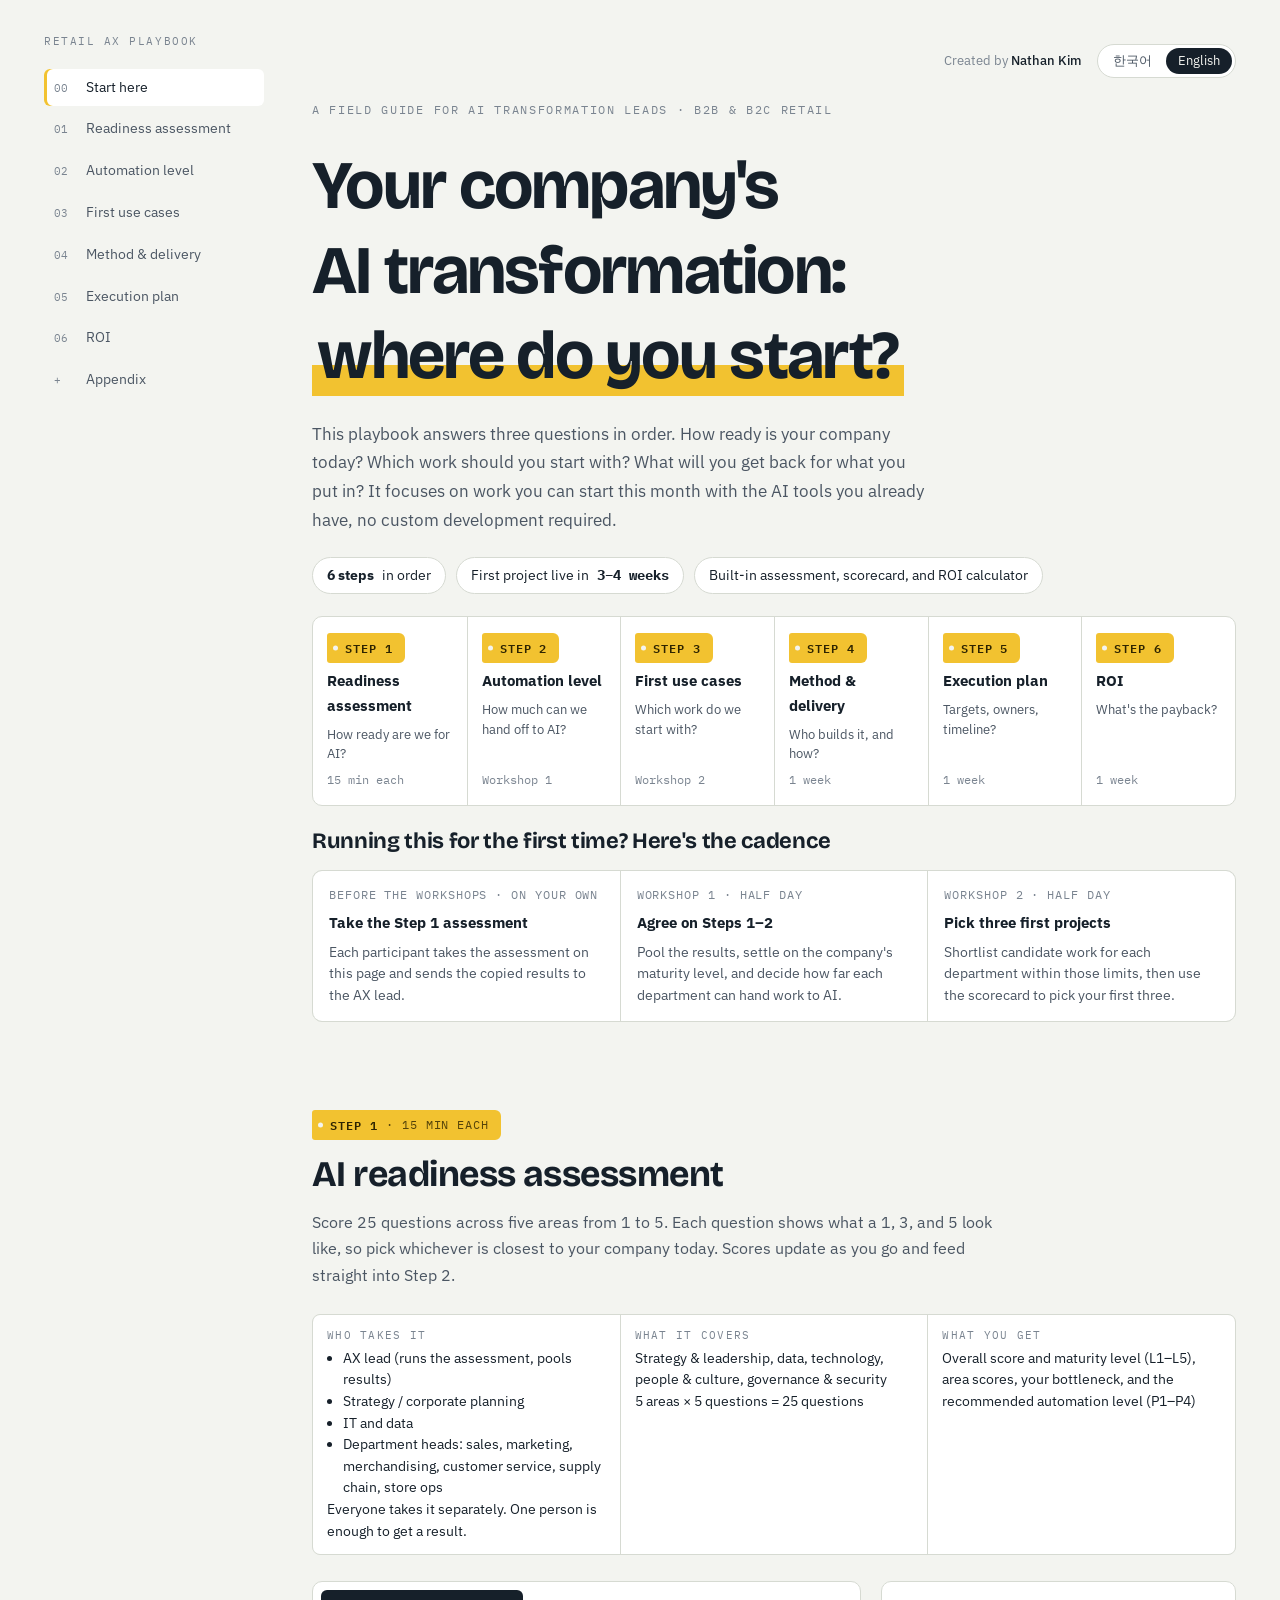
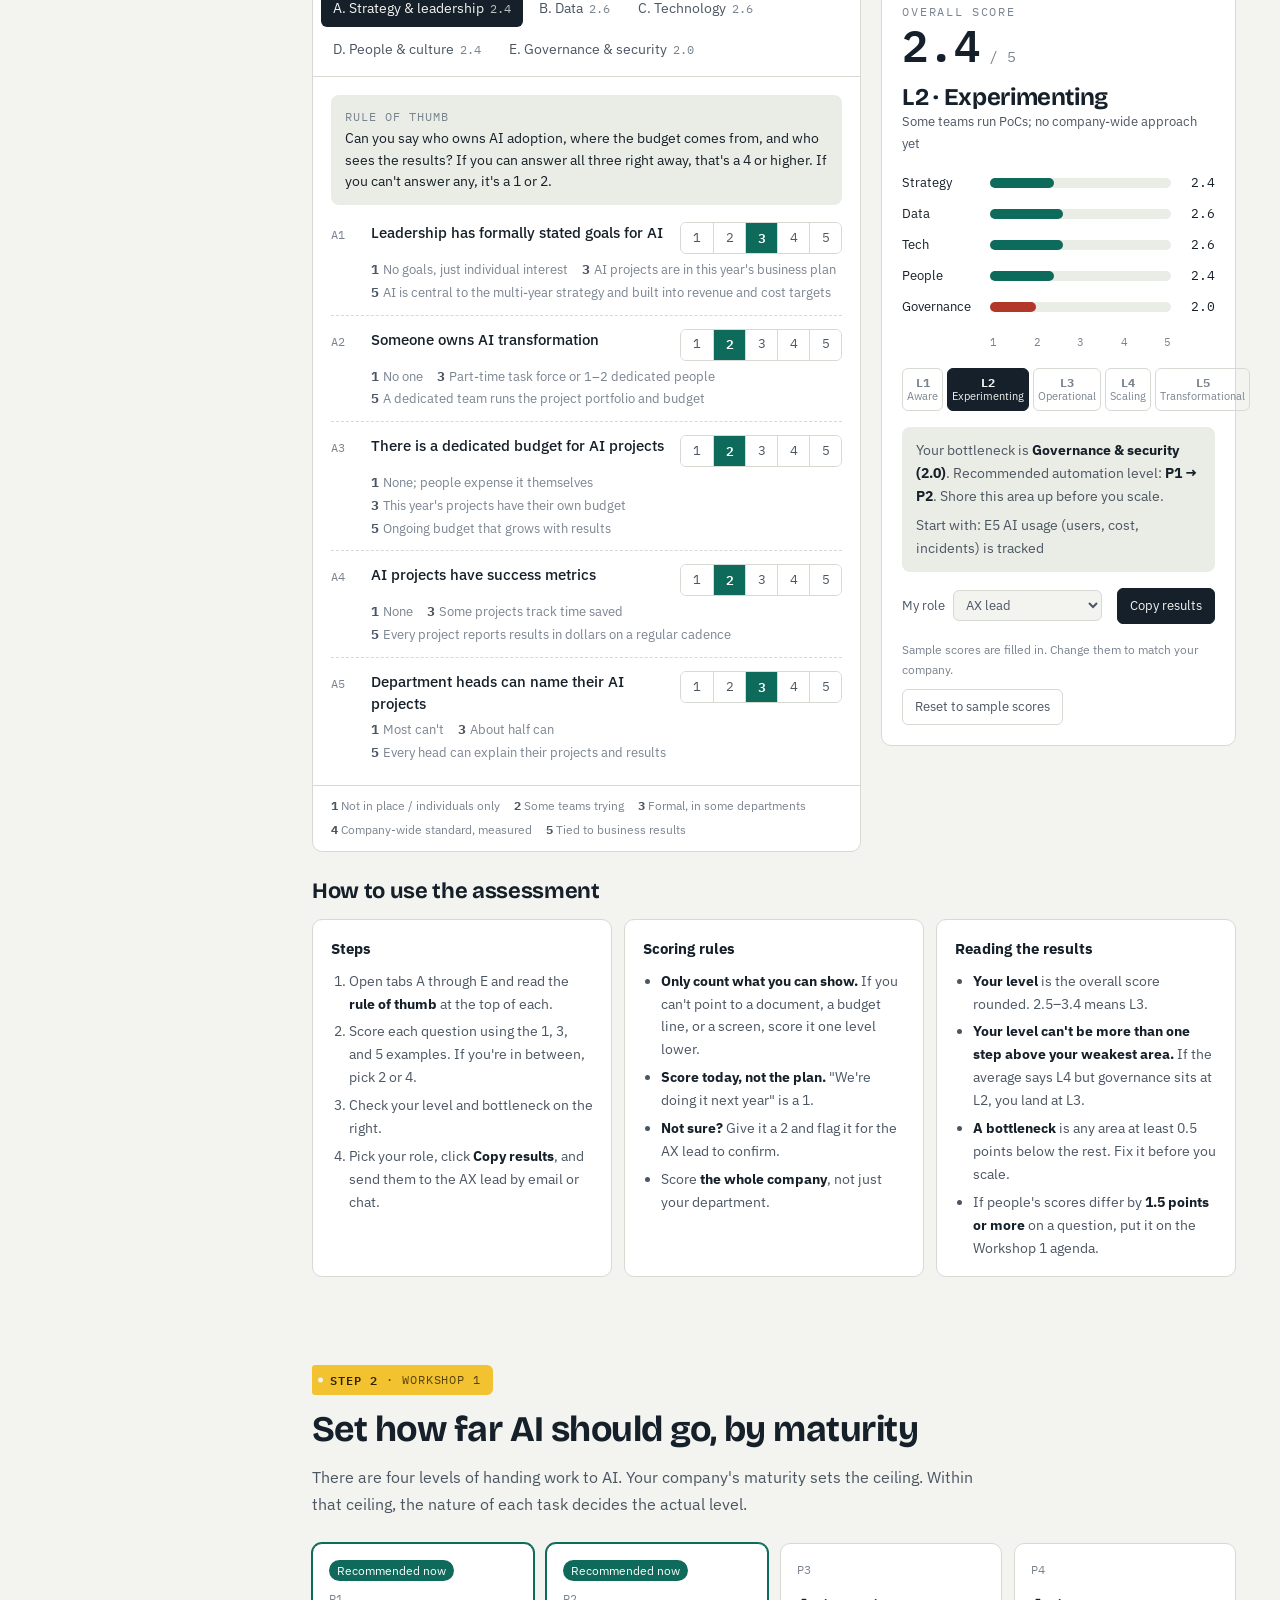
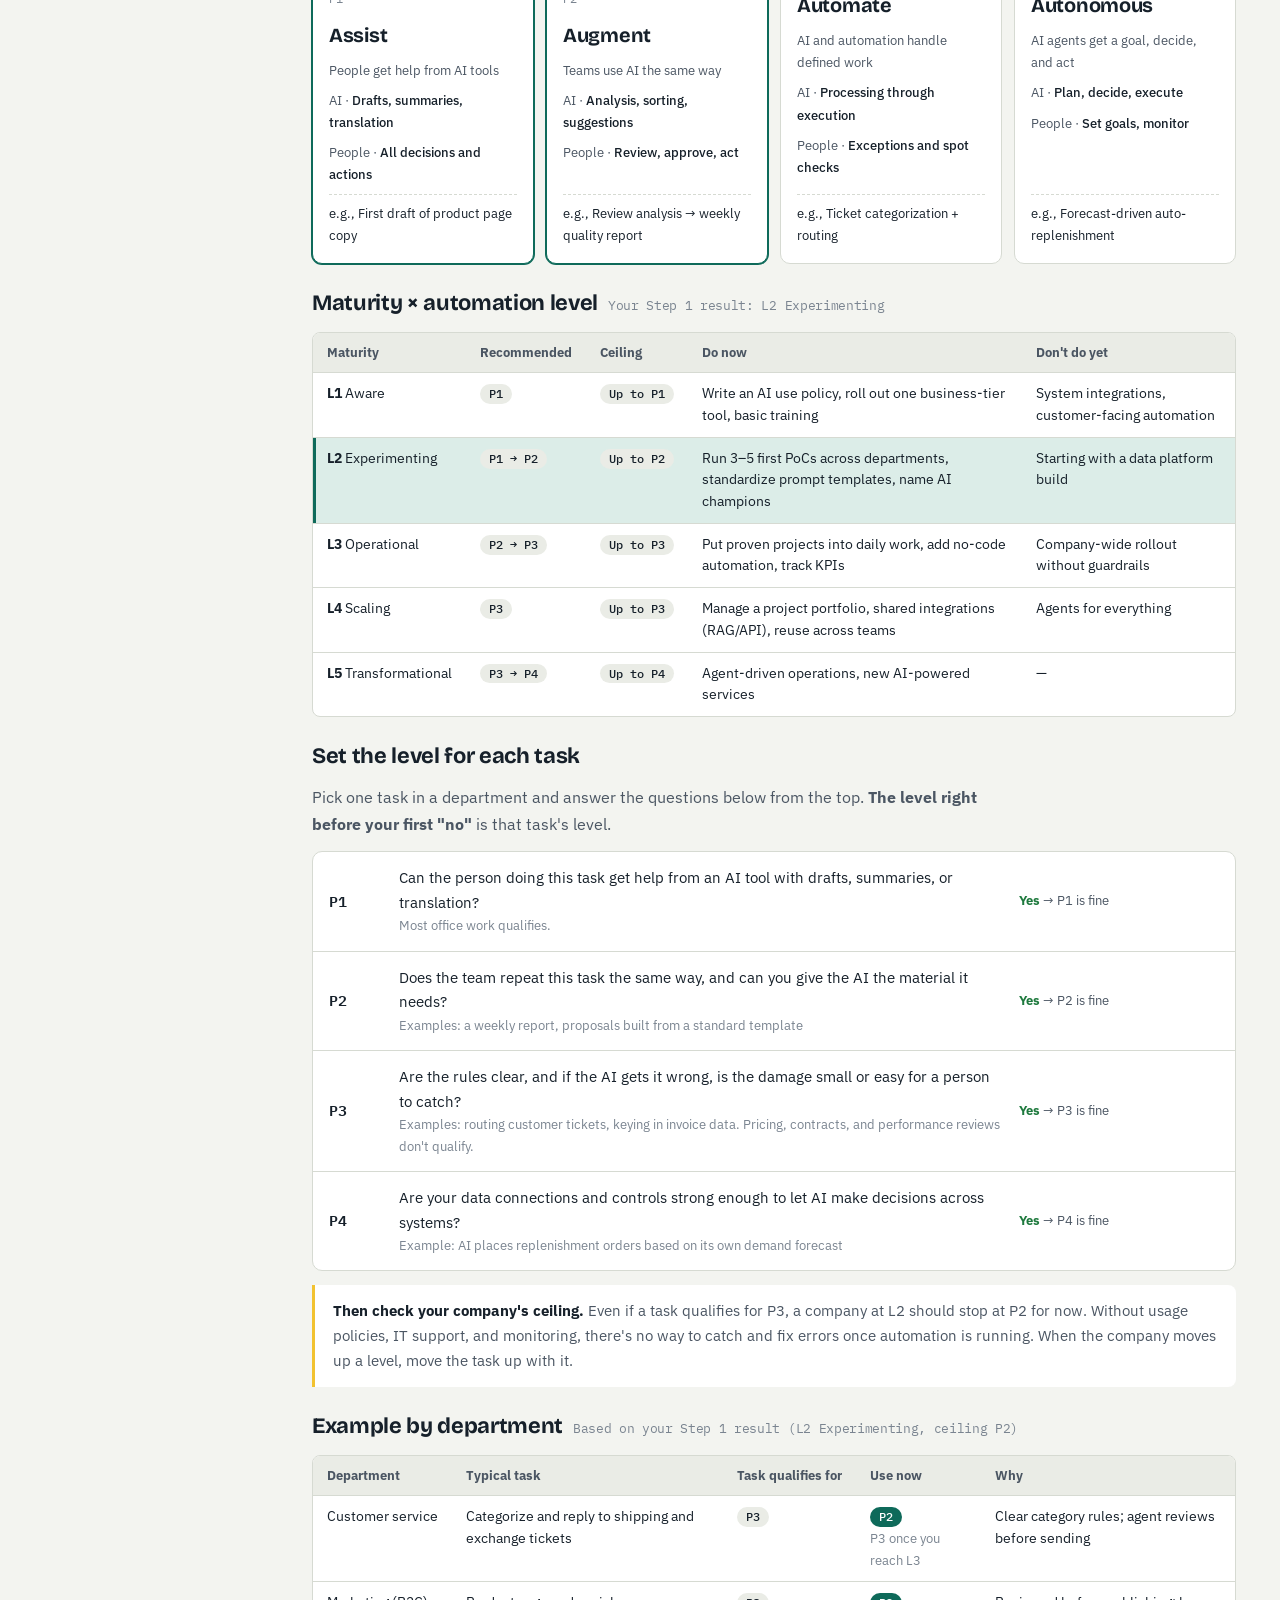
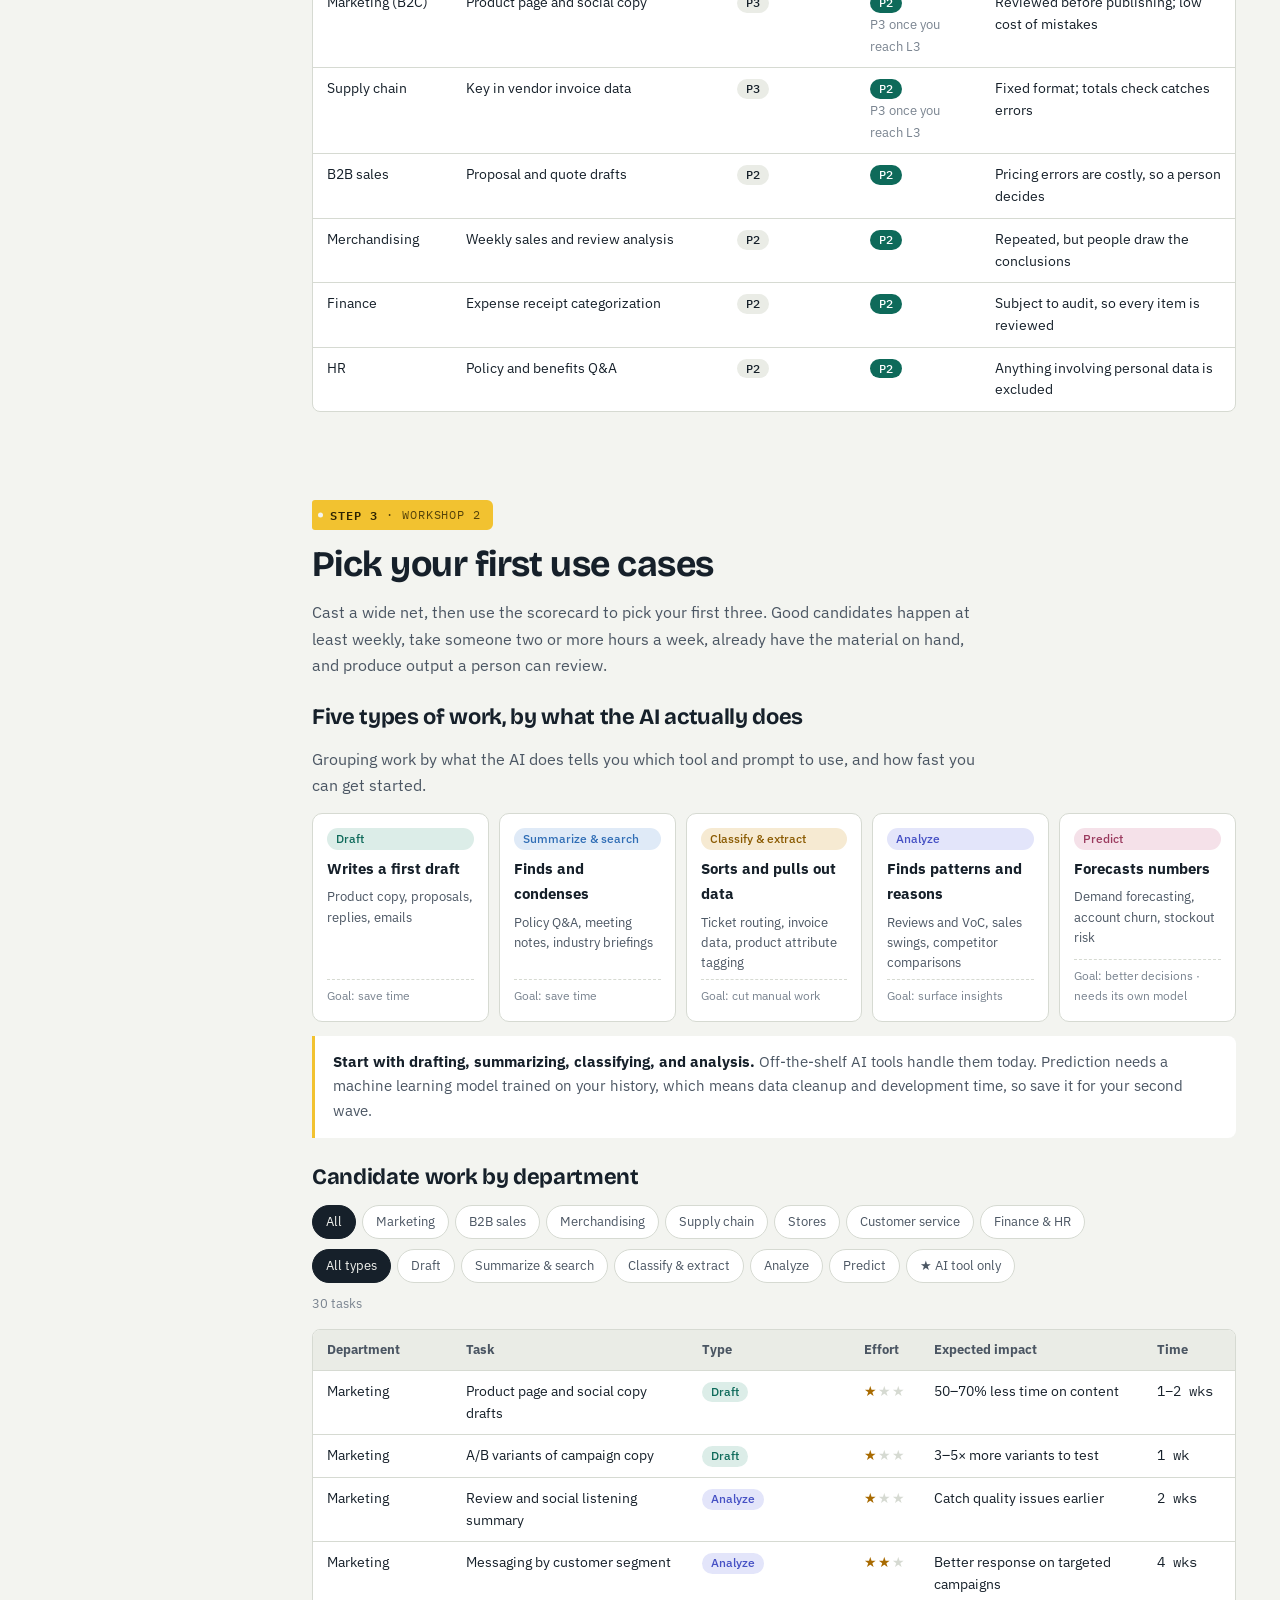
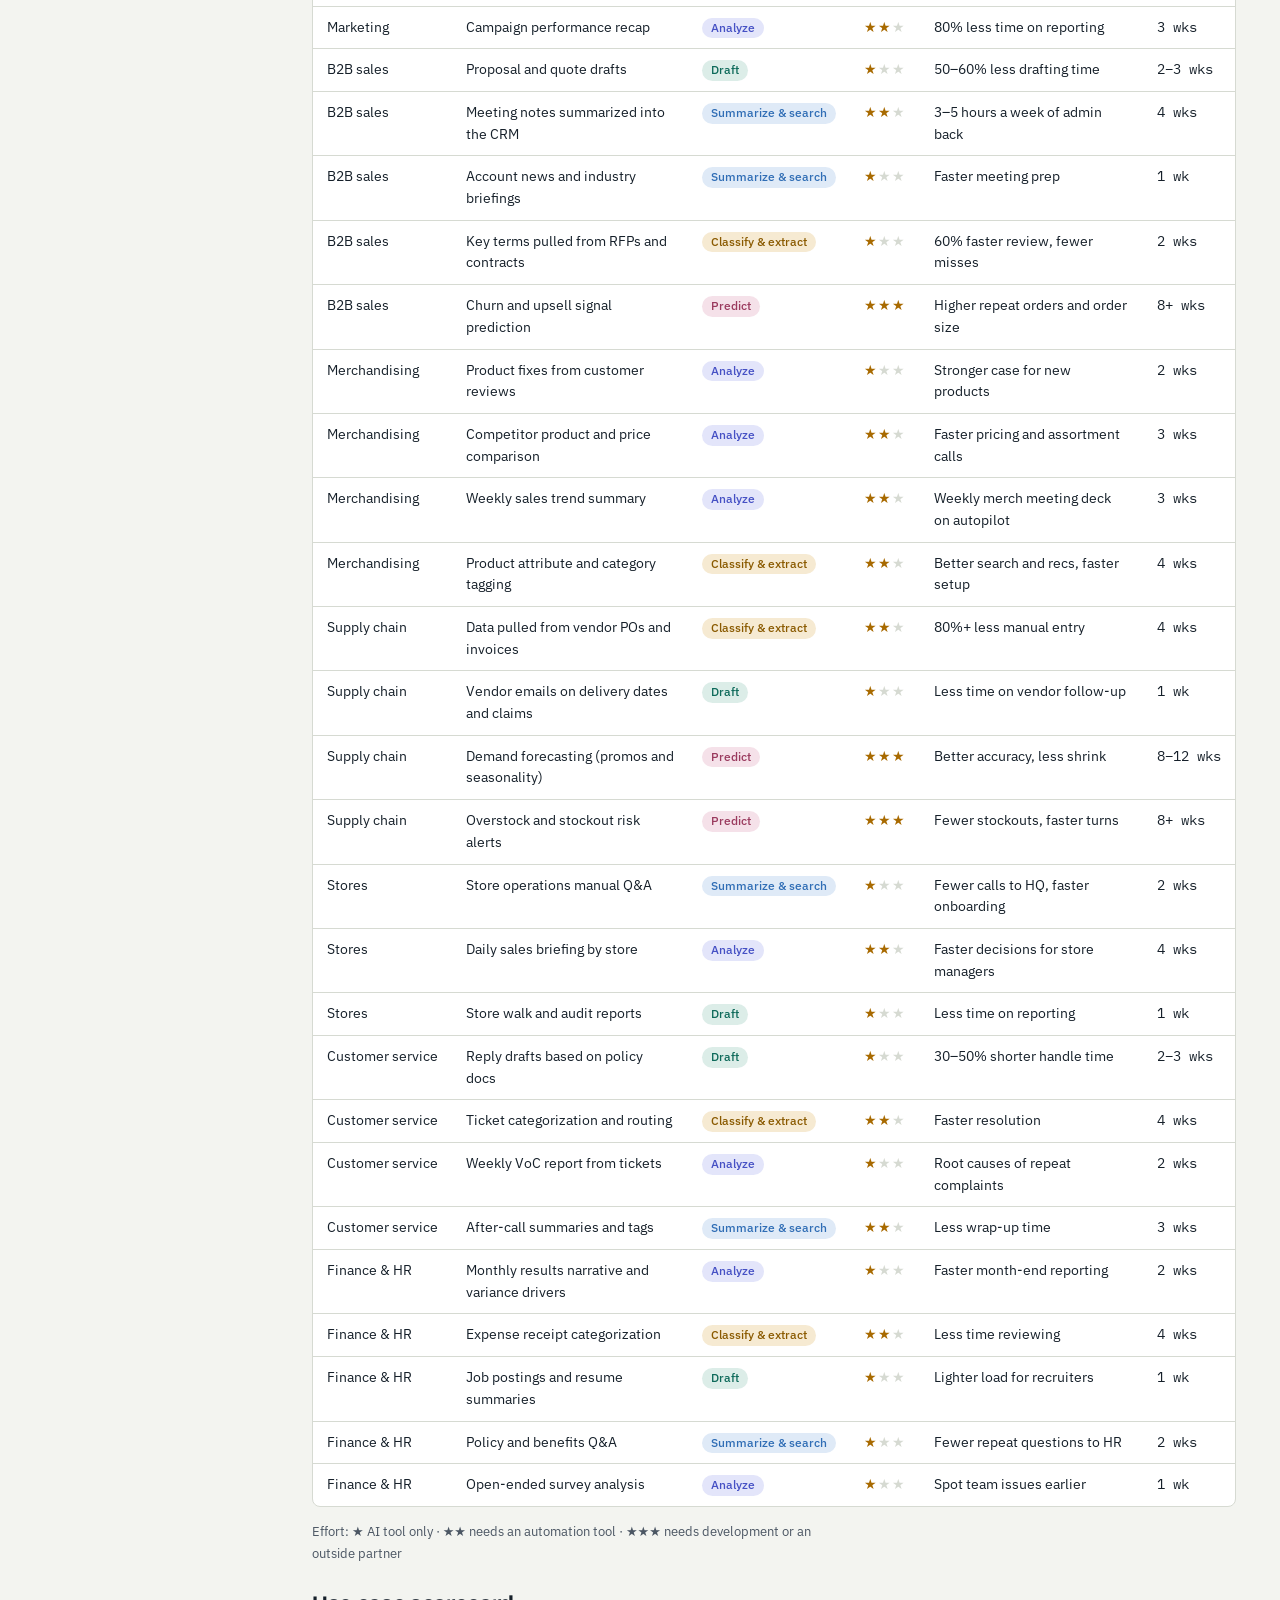
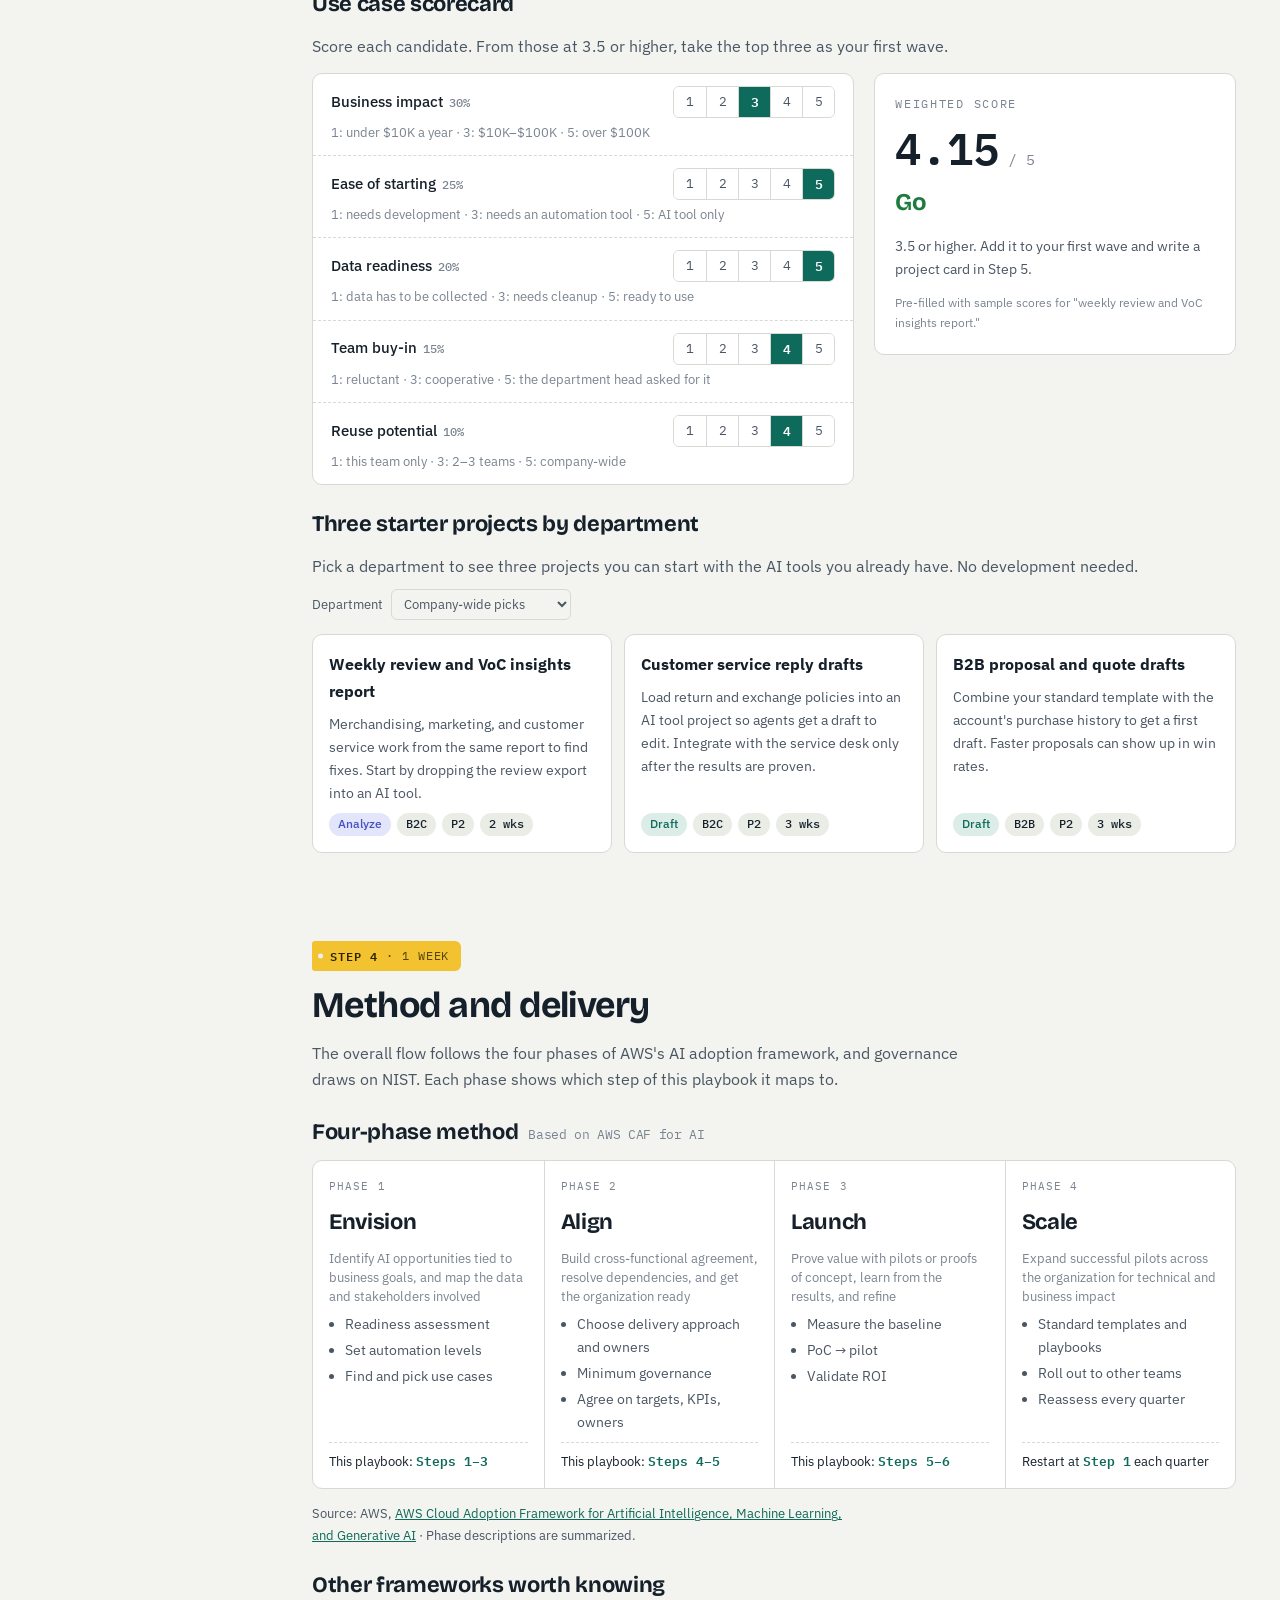
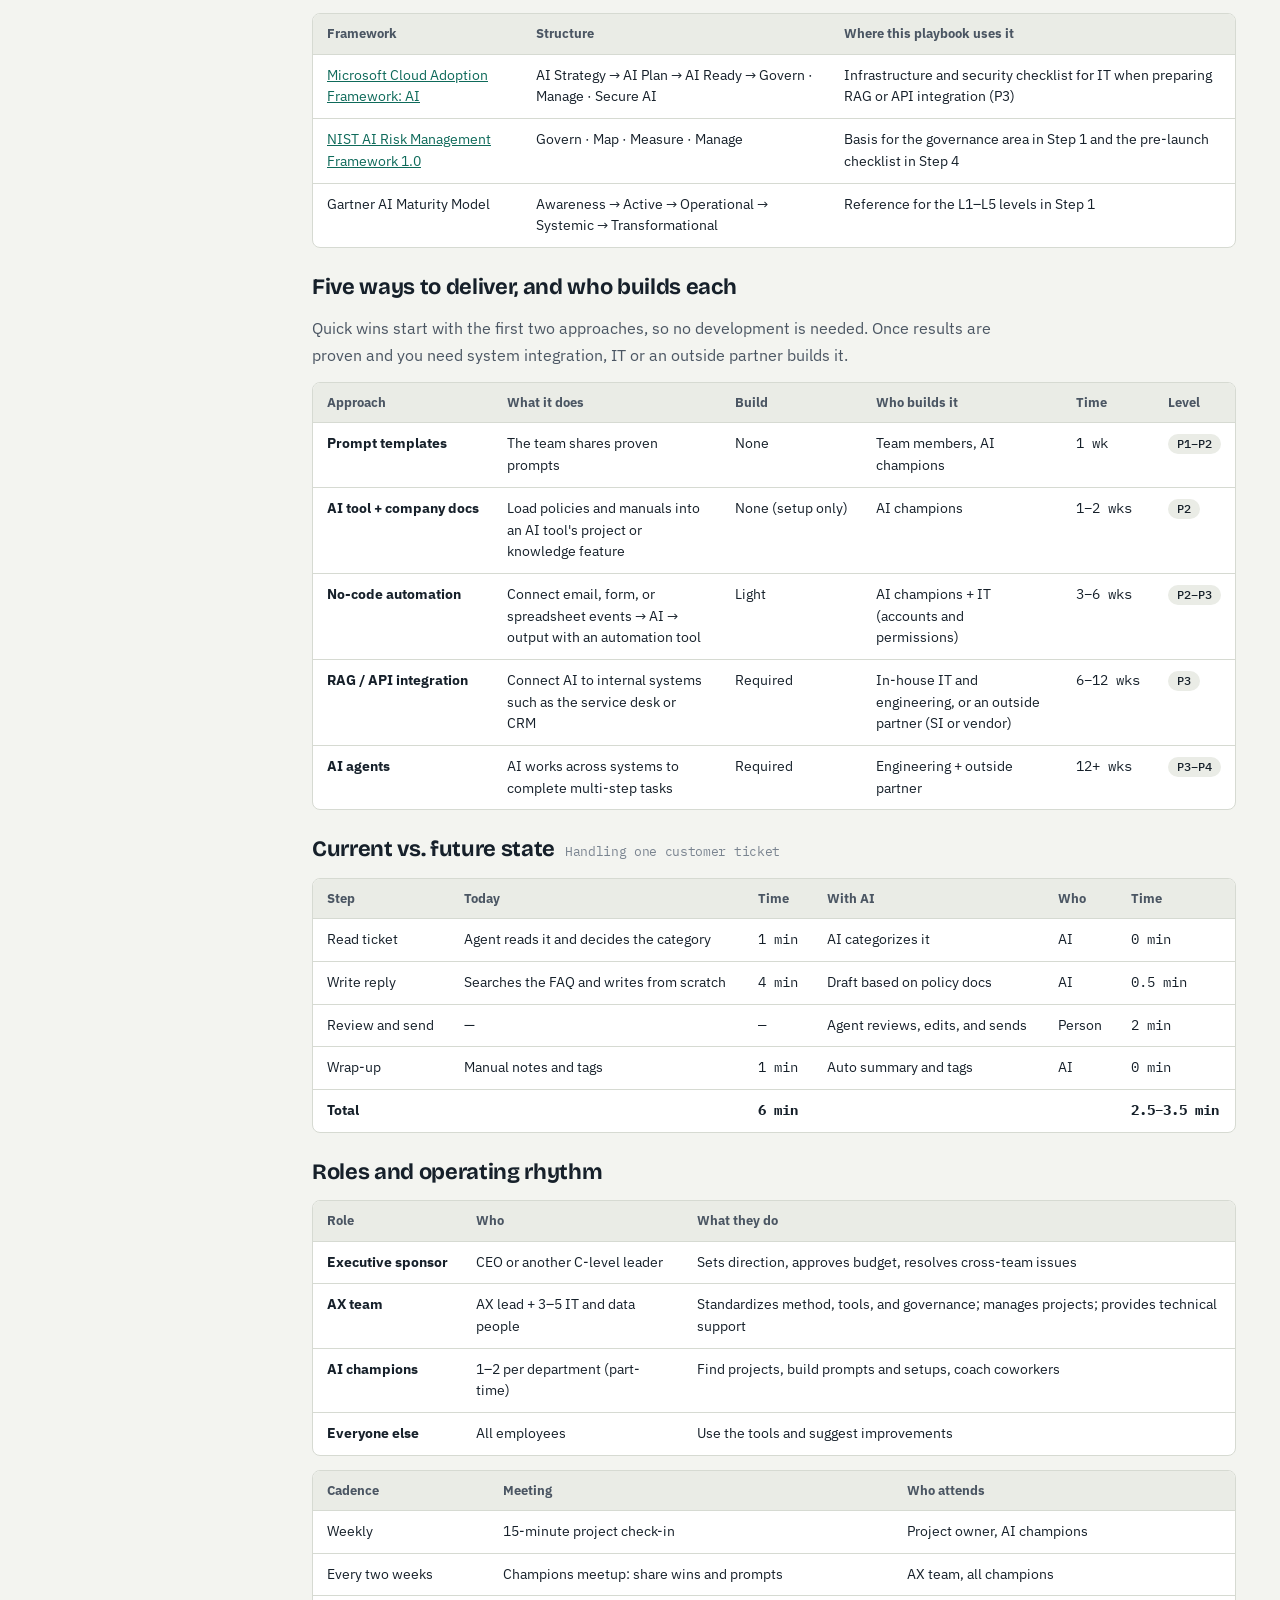
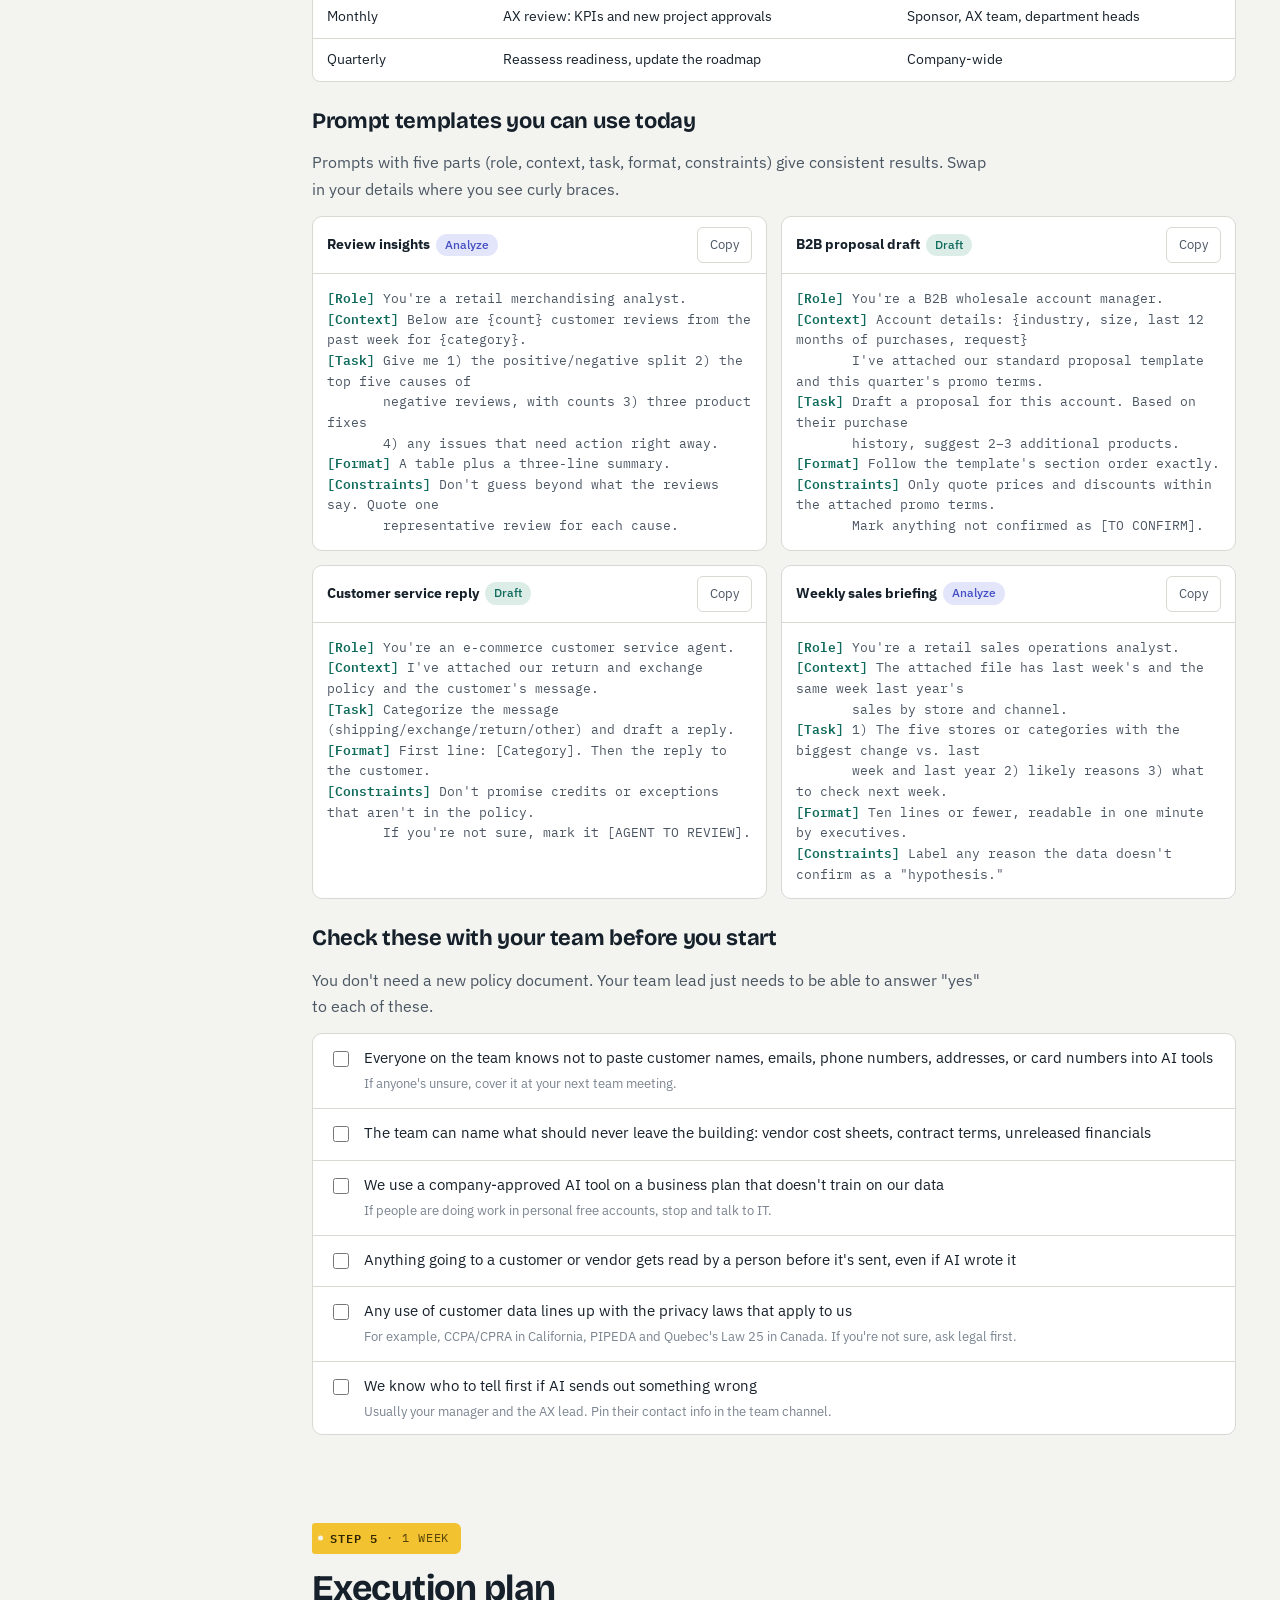
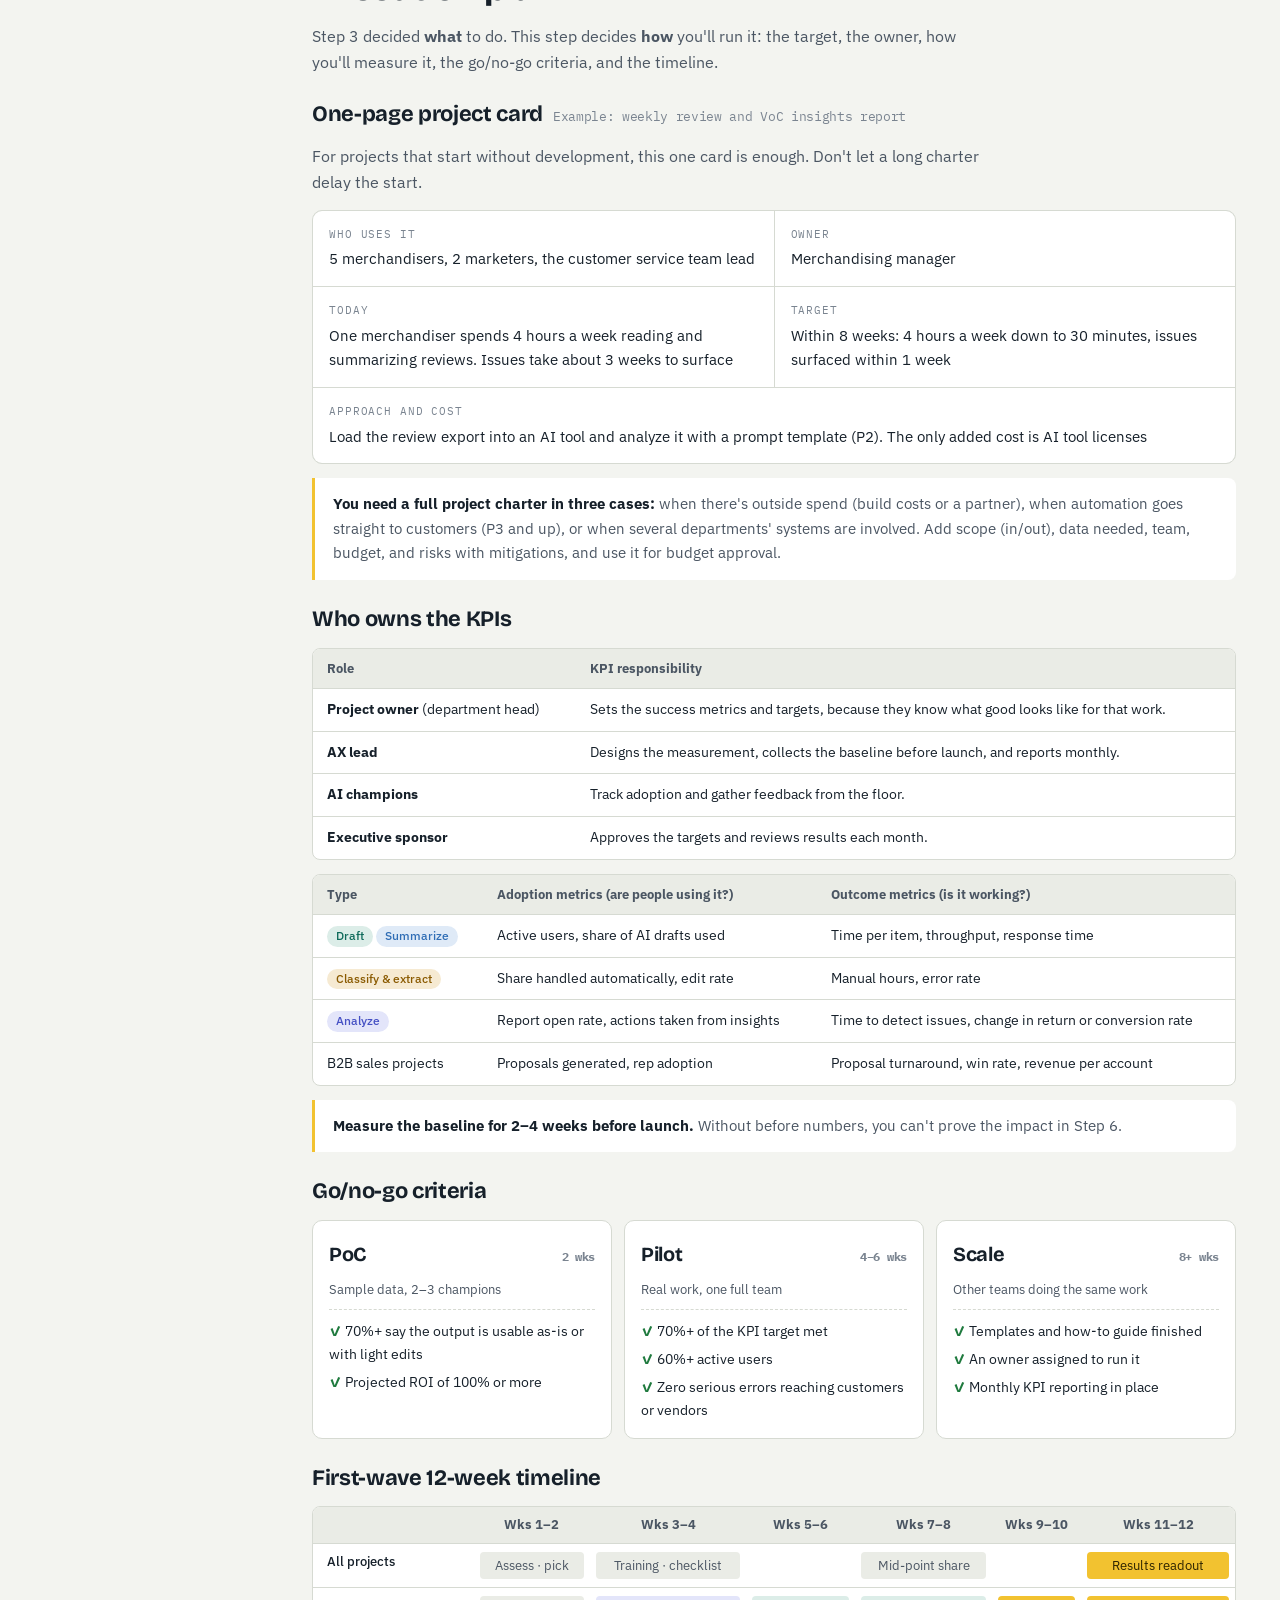
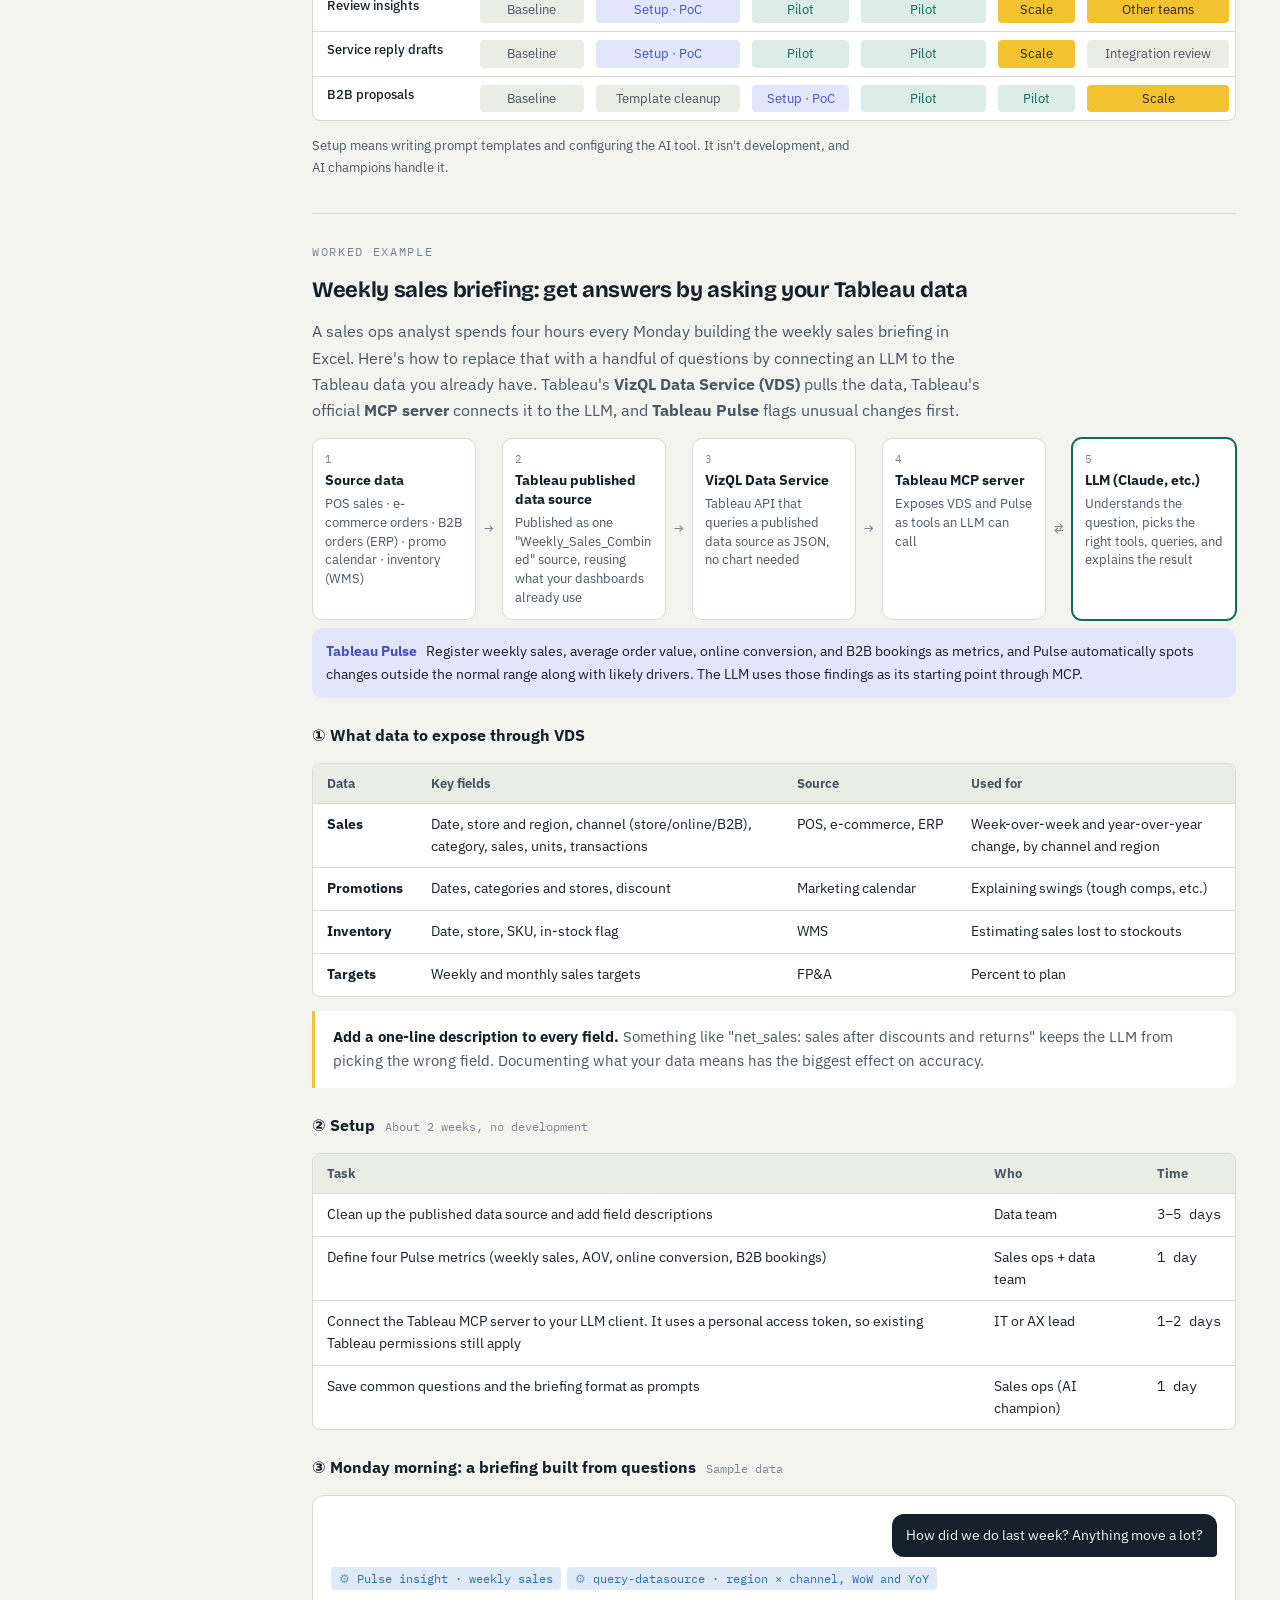
<file: en/index.html>
<!doctype html>
<html lang="en">
<head>
<meta charset="utf-8">
<meta name="viewport" content="width=device-width,initial-scale=1,viewport-fit=cover">
<meta name="description" content="A six-step playbook for retail teams leading AI transformation in B2B and B2C. Run a 25-question AI readiness assessment, set how far AI should go, pick your first use cases, plan the rollout, and calculate ROI on one page.">
<meta name="author" content="Nathan Kim">
<link rel="canonical" href="https://axtransitiion.vercel.app/en/">
<link rel="alternate" hreflang="ko" href="https://axtransitiion.vercel.app/">
<link rel="alternate" hreflang="en" href="https://axtransitiion.vercel.app/en/">
<link rel="alternate" hreflang="x-default" href="https://axtransitiion.vercel.app/en/">
<meta property="og:type" content="website">
<meta property="og:site_name" content="Retail AX Playbook">
<meta property="og:locale" content="en_US">
<meta property="og:locale:alternate" content="ko_KR">
<meta property="og:url" content="https://axtransitiion.vercel.app/en/">
<meta property="og:title" content="Retail AX Playbook | Where should your AI transformation start?">
<meta property="og:description" content="A six-step playbook for retail teams leading AI transformation in B2B and B2C. Run a 25-question AI readiness assessment, set how far AI should go, pick your first use cases, plan the rollout, and calculate ROI on one page.">
<meta property="og:image" content="https://axtransitiion.vercel.app/og-image-en.png">
<meta property="og:image:width" content="1200">
<meta property="og:image:height" content="630">
<meta property="og:image:alt" content="Retail AX Playbook: Where should your AI transformation start? A six-step roadmap">
<meta name="twitter:card" content="summary_large_image">
<meta name="twitter:title" content="Retail AX Playbook">
<meta name="twitter:description" content="A six-step playbook for retail teams leading AI transformation in B2B and B2C. Run a 25-question AI readiness assessment, set how far AI should go, pick your first use cases, plan the rollout, and calculate ROI on one page.">
<meta name="twitter:image" content="https://axtransitiion.vercel.app/og-image-en.png">
<style>:root{color-scheme:light;padding-top:env(safe-area-inset-top,0px);padding-bottom:env(safe-area-inset-bottom,0px)}body{margin:0}img{max-width:100%}[hidden]{display:none!important}</style>
<title>Retail AX Playbook</title>
<link rel="preconnect" href="https://fonts.googleapis.com">
<link rel="preconnect" href="https://fonts.gstatic.com" crossorigin>
<link rel="stylesheet" href="https://fonts.googleapis.com/css2?family=Bricolage+Grotesque:opsz,wght@12..96,600;12..96,700&family=IBM+Plex+Mono:wght@400;600&family=IBM+Plex+Sans:wght@400;500;700&display=swap">
<link rel="stylesheet" href="/styles.css">
<style>
:root{
  --display:"Bricolage Grotesque","Helvetica Neue",Arial,sans-serif;
  --body:"IBM Plex Sans",system-ui,-apple-system,"Segoe UI",sans-serif;
}
body{word-break:normal}
h1,h2,h3,.flow h4,.plv h4,.gate h4,.lvname .l,.verdict .state,.fde h4{font-weight:700;letter-spacing:-.015em}
.hero h1{letter-spacing:-.025em}
h2{font-size:clamp(28px,3.6vw,36px)}
.route .t{font-size:14.5px}
.ladder div{font-size:10.5px;hyphens:auto;-webkit-hyphens:auto}
.bar{grid-template-columns:78px minmax(0,1fr) 34px}
.axis{grid-template-columns:78px minmax(0,1fr) 34px}
</style>
</head>
<body>
<div class="shell">
  <nav class="toc" aria-label="Contents">
    <div class="brand">Retail AX Playbook</div>
    <a href="#top"><span class="n">00</span>Start here</a>
    <a href="#s1"><span class="n">01</span>Readiness assessment</a>
    <a href="#s2"><span class="n">02</span>Automation level</a>
    <a href="#s3"><span class="n">03</span>First use cases</a>
    <a href="#s4"><span class="n">04</span>Method &amp; delivery</a>
    <a href="#s5"><span class="n">05</span>Execution plan</a>
    <a href="#s6"><span class="n">06</span>ROI</a>
    <a href="#appendix"><span class="n">+</span>Appendix</a>
  </nav>

  <main>
    <header class="hero" id="top">
      <div class="topbar"><span class="author">Created by <b>Nathan Kim</b></span><nav class="lang" aria-label="Language"><a href="/" lang="ko" data-lang="ko">한국어</a><a href="/en/" lang="en" data-lang="en" aria-current="true">English</a></nav></div>
      <span class="eyebrow">A field guide for AI transformation leads · B2B &amp; B2C retail</span>
      <h1>Your company's AI transformation:<br><em>where do you start?</em></h1>
      <p class="lede">This playbook answers three questions in order. How ready is your company today? Which work should you start with? What will you get back for what you put in? It focuses on work you can start this month with the AI tools you already have, no custom development required.</p>
      <div class="facts">
        <div class="fact"><b>6 steps</b> in order</div>
        <div class="fact">First project live in <b class="num">3–4 weeks</b></div>
        <div class="fact">Built-in assessment, scorecard, and ROI calculator</div>
      </div>
      <div class="route" aria-label="Six-step roadmap">
        <a href="#s1"><span class="shelftag">STEP 1</span><span class="t">Readiness assessment</span><span class="q">How ready are we for AI?</span><span class="d">15 min each</span></a>
        <a href="#s2"><span class="shelftag">STEP 2</span><span class="t">Automation level</span><span class="q">How much can we hand off to AI?</span><span class="d">Workshop 1</span></a>
        <a href="#s3"><span class="shelftag">STEP 3</span><span class="t">First use cases</span><span class="q">Which work do we start with?</span><span class="d">Workshop 2</span></a>
        <a href="#s4"><span class="shelftag">STEP 4</span><span class="t">Method &amp; delivery</span><span class="q">Who builds it, and how?</span><span class="d">1 week</span></a>
        <a href="#s5"><span class="shelftag">STEP 5</span><span class="t">Execution plan</span><span class="q">Targets, owners, timeline?</span><span class="d">1 week</span></a>
        <a href="#s6"><span class="shelftag">STEP 6</span><span class="t">ROI</span><span class="q">What's the payback?</span><span class="d">1 week</span></a>
      </div>
      <div class="sub">
        <h3>Running this for the first time? Here's the cadence</h3>
        <div class="plan">
          <div><span class="when">BEFORE THE WORKSHOPS · ON YOUR OWN</span><b>Take the Step 1 assessment</b><p>Each participant takes the assessment on this page and sends the copied results to the AX lead.</p></div>
          <div><span class="when">WORKSHOP 1 · HALF DAY</span><b>Agree on Steps 1–2</b><p>Pool the results, settle on the company's maturity level, and decide how far each department can hand work to AI.</p></div>
          <div><span class="when">WORKSHOP 2 · HALF DAY</span><b>Pick three first projects</b><p>Shortlist candidate work for each department within those limits, then use the scorecard to pick your first three.</p></div>
        </div>
      </div>
    </header>

    <!-- STEP 1 -->
    <section class="step" id="s1">
      <div class="step-head">
        <span class="shelftag">STEP 1 <span class="dur">· 15 MIN EACH</span></span>
        <h2>AI readiness assessment</h2>
        <p class="intro">Score 25 questions across five areas from 1 to 5. Each question shows what a 1, 3, and 5 look like, so pick whichever is closest to your company today. Scores update as you go and feed straight into Step 2.</p>
      </div>
      <div class="io">
        <div><span>WHO TAKES IT</span>
          <ul>
            <li>AX lead (runs the assessment, pools results)</li>
            <li>Strategy / corporate planning</li>
            <li>IT and data</li>
            <li>Department heads: sales, marketing, merchandising, customer service, supply chain, store ops</li>
          </ul>
          Everyone takes it separately. One person is enough to get a result.</div>
        <div><span>WHAT IT COVERS</span>Strategy &amp; leadership, data, technology, people &amp; culture, governance &amp; security<br>5 areas × 5 questions = 25 questions</div>
        <div><span>WHAT YOU GET</span>Overall score and maturity level (L1–L5), area scores, your bottleneck, and the recommended automation level (P1–P4)</div>
      </div>

      <div class="tool">
        <div class="panel">
          <div class="tabs" role="tablist" id="areaTabs"></div>
          <div class="qs" id="qList"></div>
          <div class="scale-key"><span><b>1</b> Not in place / individuals only</span><span><b>2</b> Some teams trying</span><span><b>3</b> Formal, in some departments</span><span><b>4</b> Company-wide standard, measured</span><span><b>5</b> Tied to business results</span></div>
        </div>
        <div class="panel result" aria-live="polite">
          <div>
            <div class="eyebrow">Overall score</div>
            <div class="bigscore" id="total">0.0<small> / 5</small></div>
          </div>
          <div class="lvname"><div class="l" id="lvName">—</div><div class="d" id="lvDesc"></div></div>
          <div class="bars" id="bars"></div>
          <div class="axis"><span></span><span class="ticks"><span>1</span><span>2</span><span>3</span><span>4</span><span>5</span></span><span></span></div>
          <div class="ladder" id="ladder"></div>
          <div class="callout cap" id="capNote" hidden></div>
          <div class="callout" id="bottleneck"></div>
          <div class="row-actions">
            <label class="role" for="roleSel">My role
              <select id="roleSel">
                <option>AX lead</option><option>Strategy / planning</option><option>IT / data</option><option>Department head</option><option>Other</option>
              </select>
            </label>
            <button class="linkbtn primary" id="copyDiag" type="button">Copy results</button>
          </div>
          <div class="row-actions">
            <span class="example-flag" id="exFlag"></span>
            <button class="linkbtn" id="resetDiag" type="button">Reset to sample scores</button>
          </div>
        </div>
      </div>

      <div class="sub">
        <h3>How to use the assessment</h3>
        <div class="guide">
          <div>
            <h4>Steps</h4>
            <ol>
              <li>Open tabs A through E and read the <b>rule of thumb</b> at the top of each.</li>
              <li>Score each question using the 1, 3, and 5 examples. If you're in between, pick 2 or 4.</li>
              <li>Check your level and bottleneck on the right.</li>
              <li>Pick your role, click <b>Copy results</b>, and send them to the AX lead by email or chat.</li>
            </ol>
          </div>
          <div>
            <h4>Scoring rules</h4>
            <ul>
              <li><b>Only count what you can show.</b> If you can't point to a document, a budget line, or a screen, score it one level lower.</li>
              <li><b>Score today, not the plan.</b> "We're doing it next year" is a 1.</li>
              <li><b>Not sure?</b> Give it a 2 and flag it for the AX lead to confirm.</li>
              <li>Score <b>the whole company</b>, not just your department.</li>
            </ul>
          </div>
          <div>
            <h4>Reading the results</h4>
            <ul>
              <li><b>Your level</b> is the overall score rounded. 2.5–3.4 means L3.</li>
              <li><b>Your level can't be more than one step above your weakest area.</b> If the average says L4 but governance sits at L2, you land at L3.</li>
              <li><b>A bottleneck</b> is any area at least 0.5 points below the rest. Fix it before you scale.</li>
              <li>If people's scores differ by <b>1.5 points or more</b> on a question, put it on the Workshop 1 agenda.</li>
            </ul>
          </div>
        </div>
      </div>
    </section>

    <!-- STEP 2 -->
    <section class="step" id="s2">
      <div class="step-head">
        <span class="shelftag">STEP 2 <span class="dur">· WORKSHOP 1</span></span>
        <h2>Set how far AI should go, by maturity</h2>
        <p class="intro">There are four levels of handing work to AI. Your company's maturity sets the ceiling. Within that ceiling, the nature of each task decides the actual level.</p>
      </div>

      <div class="plevels" id="plevels"></div>

      <div class="sub">
        <h3>Maturity × automation level <span class="k" id="mapNote"></span></h3>
        <div class="tw"><table id="mapTable">
          <thead><tr><th>Maturity</th><th>Recommended</th><th>Ceiling</th><th>Do now</th><th>Don't do yet</th></tr></thead>
          <tbody></tbody>
        </table></div>
      </div>

      <div class="sub">
        <h3>Set the level for each task</h3>
        <p>Pick one task in a department and answer the questions below from the top. <b>The level right before your first "no"</b> is that task's level.</p>
        <div class="ladderq">
          <div><span class="p">P1</span><span class="qq">Can the person doing this task get help from an AI tool with drafts, summaries, or translation?<small>Most office work qualifies.</small></span><span class="yes"><b>Yes</b> → P1 is fine</span></div>
          <div><span class="p">P2</span><span class="qq">Does the team repeat this task the same way, and can you give the AI the material it needs?<small>Examples: a weekly report, proposals built from a standard template</small></span><span class="yes"><b>Yes</b> → P2 is fine</span></div>
          <div><span class="p">P3</span><span class="qq">Are the rules clear, and if the AI gets it wrong, is the damage small or easy for a person to catch?<small>Examples: routing customer tickets, keying in invoice data. Pricing, contracts, and performance reviews don't qualify.</small></span><span class="yes"><b>Yes</b> → P3 is fine</span></div>
          <div><span class="p">P4</span><span class="qq">Are your data connections and controls strong enough to let AI make decisions across systems?<small>Example: AI places replenishment orders based on its own demand forecast</small></span><span class="yes"><b>Yes</b> → P4 is fine</span></div>
        </div>
        <div class="note"><span><b>Then check your company's ceiling.</b> Even if a task qualifies for P3, a company at L2 should stop at P2 for now. Without usage policies, IT support, and monitoring, there's no way to catch and fix errors once automation is running. When the company moves up a level, move the task up with it.</span></div>
      </div>

      <div class="sub">
        <h3>Example by department <span class="k" id="deptNote"></span></h3>
        <div class="tw"><table>
          <thead><tr><th>Department</th><th>Typical task</th><th>Task qualifies for</th><th>Use now</th><th>Why</th></tr></thead>
          <tbody id="deptBody"></tbody>
        </table></div>
      </div>
    </section>

    <!-- STEP 3 -->
    <section class="step" id="s3">
      <div class="step-head">
        <span class="shelftag">STEP 3 <span class="dur">· WORKSHOP 2</span></span>
        <h2>Pick your first use cases</h2>
        <p class="intro">Cast a wide net, then use the scorecard to pick your first three. Good candidates happen at least weekly, take someone two or more hours a week, already have the material on hand, and produce output a person can review.</p>
      </div>

      <div class="sub">
        <h3>Five types of work, by what the AI actually does</h3>
        <p>Grouping work by what the AI does tells you which tool and prompt to use, and how fast you can get started.</p>
        <div class="ptypes">
          <div class="ptype"><span class="pill pt-write">Draft</span><h4>Writes a first draft</h4><p>Product copy, proposals, replies, emails</p><div class="goal">Goal: save time</div></div>
          <div class="ptype"><span class="pill pt-search">Summarize &amp; search</span><h4>Finds and condenses</h4><p>Policy Q&amp;A, meeting notes, industry briefings</p><div class="goal">Goal: save time</div></div>
          <div class="ptype"><span class="pill pt-extract">Classify &amp; extract</span><h4>Sorts and pulls out data</h4><p>Ticket routing, invoice data, product attribute tagging</p><div class="goal">Goal: cut manual work</div></div>
          <div class="ptype"><span class="pill pt-analyze">Analyze</span><h4>Finds patterns and reasons</h4><p>Reviews and VoC, sales swings, competitor comparisons</p><div class="goal">Goal: surface insights</div></div>
          <div class="ptype"><span class="pill pt-predict">Predict</span><h4>Forecasts numbers</h4><p>Demand forecasting, account churn, stockout risk</p><div class="goal">Goal: better decisions · needs its own model</div></div>
        </div>
        <div class="note"><span><b>Start with drafting, summarizing, classifying, and analysis.</b> Off-the-shelf AI tools handle them today. Prediction needs a machine learning model trained on your history, which means data cleanup and development time, so save it for your second wave.</span></div>
      </div>

      <div class="sub">
        <h3>Candidate work by department</h3>
        <div class="filters">
          <div class="chips" id="deptChips" aria-label="Department filter"></div>
          <div class="chips" id="typeChips" aria-label="Type filter"></div>
          <span class="count" id="ucCount"></span>
        </div>
        <div class="tw"><table>
          <thead><tr><th>Department</th><th>Task</th><th>Type</th><th>Effort</th><th>Expected impact</th><th>Time</th></tr></thead>
          <tbody id="ucBody"></tbody>
        </table></div>
        <p class="count">Effort: ★ AI tool only · ★★ needs an automation tool · ★★★ needs development or an outside partner</p>
      </div>

      <div class="sub">
        <h3>Use case scorecard</h3>
        <p>Score each candidate. From those at 3.5 or higher, take the top three as your first wave.</p>
        <div class="score-tool">
          <div class="panel" id="crits"></div>
          <div class="panel verdict" aria-live="polite">
            <div class="eyebrow">Weighted score</div>
            <div class="bigscore" id="scTotal">0.0<small> / 5</small></div>
            <div class="state" id="scState"></div>
            <p class="muted" style="font-size:13.5px" id="scMsg"></p>
            <p class="example-flag">Pre-filled with sample scores for "weekly review and VoC insights report."</p>
          </div>
        </div>
      </div>

      <div class="sub">
        <h3>Three starter projects by department</h3>
        <div class="starter-head">
          <p class="muted">Pick a department to see three projects you can start with the AI tools you already have. No development needed.</p>
          <label class="role" for="starterSel">Department
            <select id="starterSel"></select>
          </label>
        </div>
        <div class="starter" id="starterCards" aria-live="polite"></div>
      </div>
    </section>

    <!-- STEP 4 -->
    <section class="step" id="s4">
      <div class="step-head">
        <span class="shelftag">STEP 4 <span class="dur">· 1 WEEK</span></span>
        <h2>Method and delivery</h2>
        <p class="intro">The overall flow follows the four phases of AWS's AI adoption framework, and governance draws on NIST. Each phase shows which step of this playbook it maps to.</p>
      </div>

      <div class="sub">
        <h3>Four-phase method <span class="k">Based on AWS CAF for AI</span></h3>
        <div class="flow">
          <div><span class="en">Phase 1</span><h4>Envision</h4><span class="aws">Identify AI opportunities tied to business goals, and map the data and stakeholders involved</span><ul><li>Readiness assessment</li><li>Set automation levels</li><li>Find and pick use cases</li></ul><div class="map">This playbook: <b>Steps 1–3</b></div></div>
          <div><span class="en">Phase 2</span><h4>Align</h4><span class="aws">Build cross-functional agreement, resolve dependencies, and get the organization ready</span><ul><li>Choose delivery approach and owners</li><li>Minimum governance</li><li>Agree on targets, KPIs, owners</li></ul><div class="map">This playbook: <b>Steps 4–5</b></div></div>
          <div><span class="en">Phase 3</span><h4>Launch</h4><span class="aws">Prove value with pilots or proofs of concept, learn from the results, and refine</span><ul><li>Measure the baseline</li><li>PoC → pilot</li><li>Validate ROI</li></ul><div class="map">This playbook: <b>Steps 5–6</b></div></div>
          <div><span class="en">Phase 4</span><h4>Scale</h4><span class="aws">Expand successful pilots across the organization for technical and business impact</span><ul><li>Standard templates and playbooks</li><li>Roll out to other teams</li><li>Reassess every quarter</li></ul><div class="map">Restart at <b>Step 1</b> each quarter</div></div>
        </div>
        <p class="src">Source: AWS, <a href="https://docs.aws.amazon.com/whitepapers/latest/aws-caf-for-ai/your-ai-transformation-journey.html" target="_blank" rel="noopener">AWS Cloud Adoption Framework for Artificial Intelligence, Machine Learning, and Generative AI</a> · Phase descriptions are summarized.</p>
      </div>

      <div class="sub">
        <h3>Other frameworks worth knowing</h3>
        <div class="tw"><table>
          <thead><tr><th>Framework</th><th>Structure</th><th>Where this playbook uses it</th></tr></thead>
          <tbody>
            <tr><td><a href="https://learn.microsoft.com/azure/cloud-adoption-framework/scenarios/ai" target="_blank" rel="noopener">Microsoft Cloud Adoption Framework: AI</a></td><td>AI Strategy → AI Plan → AI Ready → Govern · Manage · Secure AI</td><td>Infrastructure and security checklist for IT when preparing RAG or API integration (P3)</td></tr>
            <tr><td><a href="https://www.nist.gov/itl/ai-risk-management-framework" target="_blank" rel="noopener">NIST AI Risk Management Framework 1.0</a></td><td>Govern · Map · Measure · Manage</td><td>Basis for the governance area in Step 1 and the pre-launch checklist in Step 4</td></tr>
            <tr><td>Gartner AI Maturity Model</td><td>Awareness → Active → Operational → Systemic → Transformational</td><td>Reference for the L1–L5 levels in Step 1</td></tr>
          </tbody>
        </table></div>
      </div>

      <div class="sub">
        <h3>Five ways to deliver, and who builds each</h3>
        <p>Quick wins start with the first two approaches, so no development is needed. Once results are proven and you need system integration, IT or an outside partner builds it.</p>
        <div class="tw"><table>
          <thead><tr><th>Approach</th><th>What it does</th><th>Build</th><th>Who builds it</th><th>Time</th><th>Level</th></tr></thead>
          <tbody>
            <tr><td class="nw"><b>Prompt templates</b></td><td>The team shares proven prompts</td><td class="nw">None</td><td>Team members, AI champions</td><td class="nw num">1 wk</td><td><span class="pill lv">P1–P2</span></td></tr>
            <tr><td class="nw"><b>AI tool + company docs</b></td><td>Load policies and manuals into an AI tool's project or knowledge feature</td><td class="nw">None (setup only)</td><td>AI champions</td><td class="nw num">1–2 wks</td><td><span class="pill lv">P2</span></td></tr>
            <tr><td class="nw"><b>No-code automation</b></td><td>Connect email, form, or spreadsheet events → AI → output with an automation tool</td><td class="nw">Light</td><td>AI champions + IT (accounts and permissions)</td><td class="nw num">3–6 wks</td><td><span class="pill lv">P2–P3</span></td></tr>
            <tr><td class="nw"><b>RAG / API integration</b></td><td>Connect AI to internal systems such as the service desk or CRM</td><td class="nw">Required</td><td>In-house IT and engineering, or an outside partner (SI or vendor)</td><td class="nw num">6–12 wks</td><td><span class="pill lv">P3</span></td></tr>
            <tr><td class="nw"><b>AI agents</b></td><td>AI works across systems to complete multi-step tasks</td><td class="nw">Required</td><td>Engineering + outside partner</td><td class="nw num">12+ wks</td><td><span class="pill lv">P3–P4</span></td></tr>
          </tbody>
        </table></div>
      </div>

      <div class="sub">
        <h3>Current vs. future state <span class="k">Handling one customer ticket</span></h3>
        <div class="tw"><table>
          <thead><tr><th>Step</th><th>Today</th><th>Time</th><th>With AI</th><th>Who</th><th>Time</th></tr></thead>
          <tbody>
            <tr><td class="nw">Read ticket</td><td>Agent reads it and decides the category</td><td class="num">1 min</td><td>AI categorizes it</td><td>AI</td><td class="num">0 min</td></tr>
            <tr><td class="nw">Write reply</td><td>Searches the FAQ and writes from scratch</td><td class="num">4 min</td><td>Draft based on policy docs</td><td>AI</td><td class="num">0.5 min</td></tr>
            <tr><td class="nw">Review and send</td><td>—</td><td class="num">—</td><td>Agent reviews, edits, and sends</td><td>Person</td><td class="num">2 min</td></tr>
            <tr><td class="nw">Wrap-up</td><td>Manual notes and tags</td><td class="num">1 min</td><td>Auto summary and tags</td><td>AI</td><td class="num">0 min</td></tr>
            <tr><td class="nw"><b>Total</b></td><td></td><td class="num"><b>6 min</b></td><td></td><td></td><td class="num"><b>2.5–3.5 min</b></td></tr>
          </tbody>
        </table></div>
      </div>

      <div class="sub">
        <h3>Roles and operating rhythm</h3>
        <div class="tw"><table>
          <thead><tr><th>Role</th><th>Who</th><th>What they do</th></tr></thead>
          <tbody>
            <tr><td class="nw"><b>Executive sponsor</b></td><td>CEO or another C-level leader</td><td>Sets direction, approves budget, resolves cross-team issues</td></tr>
            <tr><td class="nw"><b>AX team</b></td><td>AX lead + 3–5 IT and data people</td><td>Standardizes method, tools, and governance; manages projects; provides technical support</td></tr>
            <tr><td class="nw"><b>AI champions</b></td><td>1–2 per department (part-time)</td><td>Find projects, build prompts and setups, coach coworkers</td></tr>
            <tr><td class="nw"><b>Everyone else</b></td><td>All employees</td><td>Use the tools and suggest improvements</td></tr>
          </tbody>
        </table></div>
        <div class="tw"><table>
          <thead><tr><th>Cadence</th><th>Meeting</th><th>Who attends</th></tr></thead>
          <tbody>
            <tr><td class="nw">Weekly</td><td>15-minute project check-in</td><td>Project owner, AI champions</td></tr>
            <tr><td class="nw">Every two weeks</td><td>Champions meetup: share wins and prompts</td><td>AX team, all champions</td></tr>
            <tr><td class="nw">Monthly</td><td>AX review: KPIs and new project approvals</td><td>Sponsor, AX team, department heads</td></tr>
            <tr><td class="nw">Quarterly</td><td>Reassess readiness, update the roadmap</td><td>Company-wide</td></tr>
          </tbody>
        </table></div>
      </div>

      <div class="sub">
        <h3>Prompt templates you can use today</h3>
        <p>Prompts with five parts (role, context, task, format, constraints) give consistent results. Swap in your details where you see curly braces.</p>
        <div class="prompts" id="prompts"></div>
      </div>

      <div class="sub">
        <h3>Check these with your team before you start</h3>
        <p>You don't need a new policy document. Your team lead just needs to be able to answer "yes" to each of these.</p>
        <ul class="checks" id="govChecks"></ul>
      </div>
    </section>

    <!-- STEP 5 -->
    <section class="step" id="s5">
      <div class="step-head">
        <span class="shelftag">STEP 5 <span class="dur">· 1 WEEK</span></span>
        <h2>Execution plan</h2>
        <p class="intro">Step 3 decided <b>what</b> to do. This step decides <b>how</b> you'll run it: the target, the owner, how you'll measure it, the go/no-go criteria, and the timeline.</p>
      </div>

      <div class="sub">
        <h3>One-page project card <span class="k">Example: weekly review and VoC insights report</span></h3>
        <p>For projects that start without development, this one card is enough. Don't let a long charter delay the start.</p>
        <div class="card1">
          <div><span class="q">WHO USES IT</span><span class="a">5 merchandisers, 2 marketers, the customer service team lead</span></div>
          <div><span class="q">OWNER</span><span class="a">Merchandising manager</span></div>
          <div><span class="q">TODAY</span><span class="a">One merchandiser spends 4 hours a week reading and summarizing reviews. Issues take about 3 weeks to surface</span></div>
          <div><span class="q">TARGET</span><span class="a">Within 8 weeks: 4 hours a week down to 30 minutes, issues surfaced within 1 week</span></div>
          <div class="wide"><span class="q">APPROACH AND COST</span><span class="a">Load the review export into an AI tool and analyze it with a prompt template (P2). The only added cost is AI tool licenses</span></div>
        </div>
        <div class="note"><span><b>You need a full project charter in three cases:</b> when there's outside spend (build costs or a partner), when automation goes straight to customers (P3 and up), or when several departments' systems are involved. Add scope (in/out), data needed, team, budget, and risks with mitigations, and use it for budget approval.</span></div>
      </div>

      <div class="sub">
        <h3>Who owns the KPIs</h3>
        <div class="tw"><table>
          <thead><tr><th>Role</th><th>KPI responsibility</th></tr></thead>
          <tbody>
            <tr><td class="nw"><b>Project owner</b> (department head)</td><td>Sets the success metrics and targets, because they know what good looks like for that work.</td></tr>
            <tr><td class="nw"><b>AX lead</b></td><td>Designs the measurement, collects the baseline before launch, and reports monthly.</td></tr>
            <tr><td class="nw"><b>AI champions</b></td><td>Track adoption and gather feedback from the floor.</td></tr>
            <tr><td class="nw"><b>Executive sponsor</b></td><td>Approves the targets and reviews results each month.</td></tr>
          </tbody>
        </table></div>
        <div class="tw"><table>
          <thead><tr><th>Type</th><th>Adoption metrics (are people using it?)</th><th>Outcome metrics (is it working?)</th></tr></thead>
          <tbody>
            <tr><td class="nw"><span class="pill pt-write">Draft</span> <span class="pill pt-search">Summarize</span></td><td>Active users, share of AI drafts used</td><td>Time per item, throughput, response time</td></tr>
            <tr><td class="nw"><span class="pill pt-extract">Classify &amp; extract</span></td><td>Share handled automatically, edit rate</td><td>Manual hours, error rate</td></tr>
            <tr><td class="nw"><span class="pill pt-analyze">Analyze</span></td><td>Report open rate, actions taken from insights</td><td>Time to detect issues, change in return or conversion rate</td></tr>
            <tr><td class="nw">B2B sales projects</td><td>Proposals generated, rep adoption</td><td>Proposal turnaround, win rate, revenue per account</td></tr>
          </tbody>
        </table></div>
        <div class="note"><span><b>Measure the baseline for 2–4 weeks before launch.</b> Without before numbers, you can't prove the impact in Step 6.</span></div>
      </div>

      <div class="sub">
        <h3>Go/no-go criteria</h3>
        <div class="gates">
          <div class="gate"><h4>PoC <span>2 wks</span></h4><div class="scope">Sample data, 2–3 champions</div><ul><li>70%+ say the output is usable as-is or with light edits</li><li>Projected ROI of 100% or more</li></ul></div>
          <div class="gate"><h4>Pilot <span>4–6 wks</span></h4><div class="scope">Real work, one full team</div><ul><li>70%+ of the KPI target met</li><li>60%+ active users</li><li>Zero serious errors reaching customers or vendors</li></ul></div>
          <div class="gate"><h4>Scale <span>8+ wks</span></h4><div class="scope">Other teams doing the same work</div><ul><li>Templates and how-to guide finished</li><li>An owner assigned to run it</li><li>Monthly KPI reporting in place</li></ul></div>
        </div>
      </div>

      <div class="sub">
        <h3>First-wave 12-week timeline</h3>
        <div class="tw"><table class="gantt">
          <thead><tr><th></th><th>Wks 1–2</th><th>Wks 3–4</th><th>Wks 5–6</th><th>Wks 7–8</th><th>Wks 9–10</th><th>Wks 11–12</th></tr></thead>
          <tbody>
            <tr><td>All projects</td><td><span class="g d">Assess · pick</span></td><td><span class="g d">Training · checklist</span></td><td></td><td><span class="g d">Mid-point share</span></td><td></td><td><span class="g s">Results readout</span></td></tr>
            <tr><td>Review insights</td><td><span class="g d">Baseline</span></td><td><span class="g b">Setup · PoC</span></td><td><span class="g p">Pilot</span></td><td><span class="g p">Pilot</span></td><td><span class="g s">Scale</span></td><td><span class="g s">Other teams</span></td></tr>
            <tr><td>Service reply drafts</td><td><span class="g d">Baseline</span></td><td><span class="g b">Setup · PoC</span></td><td><span class="g p">Pilot</span></td><td><span class="g p">Pilot</span></td><td><span class="g s">Scale</span></td><td><span class="g d">Integration review</span></td></tr>
            <tr><td>B2B proposals</td><td><span class="g d">Baseline</span></td><td><span class="g d">Template cleanup</span></td><td><span class="g b">Setup · PoC</span></td><td><span class="g p">Pilot</span></td><td><span class="g p">Pilot</span></td><td><span class="g s">Scale</span></td></tr>
          </tbody>
        </table></div>
        <p class="count">Setup means writing prompt templates and configuring the AI tool. It isn't development, and AI champions handle it.</p>
      </div>

      <div class="sub example" id="s5-example">
        <span class="eyebrow">Worked example</span>
        <h3>Weekly sales briefing: get answers by asking your Tableau data</h3>
        <p>A sales ops analyst spends four hours every Monday building the weekly sales briefing in Excel. Here's how to replace that with a handful of questions by connecting an LLM to the Tableau data you already have. Tableau's <b>VizQL Data Service (VDS)</b> pulls the data, Tableau's official <b>MCP server</b> connects it to the LLM, and <b>Tableau Pulse</b> flags unusual changes first.</p>

        <div class="arch" aria-label="How it connects">
          <div class="node"><span class="no">1</span><b>Source data</b><span>POS sales · e-commerce orders · B2B orders (ERP) · promo calendar · inventory (WMS)</span></div>
          <div class="arrow" aria-hidden="true">→</div>
          <div class="node"><span class="no">2</span><b>Tableau published data source</b><span>Published as one "Weekly_Sales_Combined" source, reusing what your dashboards already use</span></div>
          <div class="arrow" aria-hidden="true">→</div>
          <div class="node"><span class="no">3</span><b>VizQL Data Service</b><span>Tableau API that queries a published data source as JSON, no chart needed</span></div>
          <div class="arrow" aria-hidden="true">→</div>
          <div class="node"><span class="no">4</span><b>Tableau MCP server</b><span>Exposes VDS and Pulse as tools an LLM can call</span></div>
          <div class="arrow" aria-hidden="true">⇄</div>
          <div class="node hi"><span class="no">5</span><b>LLM (Claude, etc.)</b><span>Understands the question, picks the right tools, queries, and explains the result</span></div>
          <div class="pulse"><b>Tableau Pulse</b> Register weekly sales, average order value, online conversion, and B2B bookings as metrics, and Pulse automatically spots changes outside the normal range along with likely drivers. The LLM uses those findings as its starting point through MCP.</div>
        </div>

        <h4 class="mini">① What data to expose through VDS</h4>
        <div class="tw"><table>
          <thead><tr><th>Data</th><th>Key fields</th><th>Source</th><th>Used for</th></tr></thead>
          <tbody>
            <tr><td class="nw"><b>Sales</b></td><td>Date, store and region, channel (store/online/B2B), category, sales, units, transactions</td><td class="nw">POS, e-commerce, ERP</td><td>Week-over-week and year-over-year change, by channel and region</td></tr>
            <tr><td class="nw"><b>Promotions</b></td><td>Dates, categories and stores, discount</td><td class="nw">Marketing calendar</td><td>Explaining swings (tough comps, etc.)</td></tr>
            <tr><td class="nw"><b>Inventory</b></td><td>Date, store, SKU, in-stock flag</td><td class="nw">WMS</td><td>Estimating sales lost to stockouts</td></tr>
            <tr><td class="nw"><b>Targets</b></td><td>Weekly and monthly sales targets</td><td class="nw">FP&amp;A</td><td>Percent to plan</td></tr>
          </tbody>
        </table></div>
        <div class="note"><span><b>Add a one-line description to every field.</b> Something like "net_sales: sales after discounts and returns" keeps the LLM from picking the wrong field. Documenting what your data means has the biggest effect on accuracy.</span></div>

        <h4 class="mini">② Setup <span class="k">About 2 weeks, no development</span></h4>
        <div class="tw"><table>
          <thead><tr><th>Task</th><th>Who</th><th>Time</th></tr></thead>
          <tbody>
            <tr><td>Clean up the published data source and add field descriptions</td><td>Data team</td><td class="nw num">3–5 days</td></tr>
            <tr><td>Define four Pulse metrics (weekly sales, AOV, online conversion, B2B bookings)</td><td>Sales ops + data team</td><td class="nw num">1 day</td></tr>
            <tr><td>Connect the Tableau MCP server to your LLM client. It uses a personal access token, so existing Tableau permissions still apply</td><td>IT or AX lead</td><td class="nw num">1–2 days</td></tr>
            <tr><td>Save common questions and the briefing format as prompts</td><td>Sales ops (AI champion)</td><td class="nw num">1 day</td></tr>
          </tbody>
        </table></div>

        <h4 class="mini">③ Monday morning: a briefing built from questions <span class="k">Sample data</span></h4>
        <div class="chat">
          <div class="msg q">How did we do last week? Anything move a lot?</div>
          <div class="tools"><span>Pulse insight · weekly sales</span><span>query-datasource · region × channel, WoW and YoY</span></div>
          <div class="msg a">Total sales last week were <b>$3.62M</b>, down <b>3.4%</b> week over week and down 1.2% year over year. The one change Pulse flagged as outside the normal range was <b>Northeast stores (−13.8%, −$218K)</b>. Online (+4.2%), other regions, and B2B were slightly up and offset part of the drop.</div>

          <div class="msg q">Why were Northeast stores down? Break it out by category.</div>
          <div class="tools"><span>query-datasource · Northeast stores × category</span><span>query-datasource · promotions</span></div>
          <div class="msg a">Of the $218K drop, <b>$157K (72%) came from outdoor</b>. The same week last year had a 20%-off outdoor event in the Northeast, and there wasn't one this year. <span class="hyp">Hypothesis</span> Most of the drop looks like a tough comp against last year's promotion.</div>

          <div class="msg q">Did stockouts play a part?</div>
          <div class="tools"><span>query-datasource · inventory (Northeast outdoor)</span></div>
          <div class="msg a"><b>3 of the top 20 outdoor SKUs were out of stock for 4+ days</b> in the Northeast. At normal sell-through, that's roughly $31K in lost sales, about 20% of the outdoor decline.</div>

          <div class="msg q">Give me a five-line summary for the store managers' call, plus what to follow up on this week.</div>
          <div class="msg a"><ol>
            <li>Total sales $3.62M, down 3.4% week over week</li>
            <li>The decline is concentrated in Northeast stores (−$218K); online up 4.2%</li>
            <li>72% of the Northeast decline is outdoor: tough comp vs. last year's sale (hypothesis)</li>
            <li>Three outdoor SKUs out of stock, about $31K in lost sales</li>
            <li>B2B bookings within normal range</li>
          </ol><b>Follow up this week:</b> restock dates for the three SKUs, and whether to bring back the Northeast outdoor promotion</div>
        </div>
        <p class="count">The LLM shows which tool it called each time, so anyone can trace a number back to Tableau.</p>

        <h4 class="mini">④ What changes</h4>
        <div class="tw"><table>
          <thead><tr><th></th><th>Today</th><th>With this setup</th></tr></thead>
          <tbody>
            <tr><td class="nw"><b>Building the briefing</b></td><td>4 hours a week: pull data, pivot, write it up</td><td>4 questions, about 20 minutes</td></tr>
            <tr><td class="nw"><b>Follow-up questions</b></td><td>Ask the BI team to change a dashboard and wait 1–2 weeks</td><td>Ask on the spot</td></tr>
            <tr><td class="nw"><b>Spotting unusual changes</b></td><td>Whenever someone notices in a meeting</td><td>Pulse flags it first</td></tr>
            <tr><td class="nw"><b>New analysis</b></td><td>Submit a request and wait</td><td>Change the question or prompt</td></tr>
          </tbody>
        </table></div>

        <div class="fde">
          <h4>Build the AI insights you want, without Palantir-style FDEs</h4>
          <p>In the Palantir model, forward deployed engineers (FDEs) embed with your company and custom-build the data model and analytics apps. It's powerful, but it takes engineering time and budget, and every new question goes back to the engineers.</p>
          <p>Here, the Tableau published data source you already use acts as the data model, and the official MCP server handles the connection. Your team <b>just changes the question</b> to get the analysis they need. The point is that customizing the analysis moves from outside engineers to the people who do the work.</p>
          <div class="tw"><table>
            <thead><tr><th></th><th>FDE model</th><th>Tableau + MCP + LLM</th></tr></thead>
            <tbody>
              <tr><td class="nw"><b>Who builds it</b></td><td>Outside engineers on site</td><td>Your data team + AX lead</td></tr>
              <tr><td class="nw"><b>Time to start</b></td><td>Engineer onboarding and build time</td><td>About 2 weeks</td></tr>
              <tr><td class="nw"><b>New question</b></td><td>Ask the engineers</td><td>Your team asks directly</td></tr>
              <tr><td class="nw"><b>Data used</b></td><td>Consolidated into a new platform</td><td>The Tableau data sources you already have</td></tr>
            </tbody>
          </table></div>
          <p class="count">If you need to stitch together data from many systems and automate operational decisions end to end, an FDE-style platform may be the right fit. When the goal is analysis and insight, like a sales briefing, this approach is enough.</p>
        </div>

        <div class="note warn"><span><b>Check before you commit.</b> The Tableau MCP server is an open-source project from Tableau and is still changing. Whether you can use VDS and Pulse depends on your license and deployment (Tableau Cloud or Tableau Server). Query results go to the LLM, so use a business-tier LLM that doesn't train on your data.</span></div>
        <p class="src">References: <a href="https://help.tableau.com/current/api/vizql-data-service/en-us/index.html" target="_blank" rel="noopener">Tableau VizQL Data Service</a> · <a href="https://github.com/tableau/tableau-mcp" target="_blank" rel="noopener">Tableau MCP (GitHub)</a> · Numbers in the conversation are illustrative.</p>
      </div>
    </section>

    <!-- STEP 6 -->
    <section class="step" id="s6">
      <div class="step-head">
        <span class="shelftag">STEP 6 <span class="dur">· 1 WEEK</span></span>
        <h2>ROI</h2>
        <p class="intro">Load an example or enter your own numbers to see first-year ROI, payback period, and three-year ROI instantly.</p>
      </div>
      <div class="formula">ROI = (annual benefit − total cost) ÷ total cost × 100 &nbsp;·&nbsp; Payback = total cost ÷ average monthly benefit</div>

      <div class="roi">
        <form class="panel form" id="roiForm" autocomplete="off">
          <div class="presets"><span>Load an example</span>
            <button type="button" class="chip" data-preset="insight">Review insights (no build)</button>
            <button type="button" class="chip" data-preset="b2b">B2B proposals (no build)</button>
            <button type="button" class="chip" data-preset="cs">Service desk integration (P3)</button>
          </div>
          <fieldset>
            <legend>Benefit · time saved</legend>
            <div class="fields">
              <div class="field"><label for="f_cases">Items per year</label><div class="inp"><input id="f_cases" inputmode="numeric"><em>items</em></div></div>
              <div class="field"><label for="f_min">Time saved per item</label><div class="inp"><input id="f_min" inputmode="decimal"><em>min</em></div></div>
              <div class="field"><label for="f_wage">Loaded hourly cost</label><div class="inp"><input id="f_wage" inputmode="numeric"><em>$/hr</em></div></div>
              <div class="field"><label for="f_real">Realization rate</label><div class="inp"><input id="f_real" inputmode="numeric"><em>%</em></div></div>
            </div>
          </fieldset>
          <fieldset>
            <legend>Benefit · other</legend>
            <div class="fields">
              <div class="field"><label for="f_save">Cost savings (annual)</label><div class="inp"><input id="f_save" inputmode="numeric"><em>$</em></div></div>
              <div class="field"><label for="f_profit">Profit from added revenue (annual)</label><div class="inp"><input id="f_profit" inputmode="numeric"><em>$</em></div></div>
            </div>
          </fieldset>
          <fieldset>
            <legend>Cost</legend>
            <div class="fields">
              <div class="field"><label for="f_build">One-time build</label><div class="inp"><input id="f_build" inputmode="numeric"><em>$</em></div></div>
              <div class="field"><label for="f_ops">Annual run cost (incl. licenses)</label><div class="inp"><input id="f_ops" inputmode="numeric"><em>$</em></div></div>
              <div class="field"><label for="f_change">Training and change management</label><div class="inp"><input id="f_change" inputmode="numeric"><em>$</em></div></div>
            </div>
          </fieldset>
          <p class="example-flag" id="roiFlag"></p>
        </form>

        <div class="receipt" aria-live="polite">
          <div class="hd"><b>AX ROI RECEIPT</b><span id="rcTitle">Year 1</span></div>
          <div class="sec">BENEFIT</div>
          <div class="ln"><span>Time saved</span><span id="r_time"></span></div>
          <div class="ln sm"><span id="r_timeD"></span><span></span></div>
          <div class="ln"><span>Cost savings</span><span id="r_save"></span></div>
          <div class="ln"><span>Profit from revenue</span><span id="r_profit"></span></div>
          <div class="ln tot"><span>Annual benefit</span><span id="r_benefit"></span></div>
          <hr>
          <div class="sec">COST</div>
          <div class="ln"><span>One-time build</span><span id="r_build"></span></div>
          <div class="ln"><span>Annual run cost</span><span id="r_ops"></span></div>
          <div class="ln"><span>Training / change</span><span id="r_change"></span></div>
          <div class="ln tot"><span>Total cost</span><span id="r_cost"></span></div>
          <hr>
          <div class="big" id="r_roiRow"><span>ROI</span><span id="r_roi"></span></div>
          <div class="ln"><span>Payback</span><span id="r_payback"></span></div>
          <div class="ln"><span>3-year ROI</span><span id="r_roi3"></span></div>
          <div class="barcode" aria-hidden="true"></div>
          <div class="ft">Conservative estimate with realization rate and margin applied</div>
        </div>
      </div>

      <div class="sub">
        <h3>Benefit and cost items</h3>
        <div class="tw"><table>
          <thead><tr><th>Type</th><th>Item</th><th>How to calculate · notes</th></tr></thead>
          <tbody>
            <tr><td class="nw">Benefit</td><td class="nw"><b>Time saved</b></td><td>Time saved × items × loaded hourly cost × realization rate</td></tr>
            <tr><td class="nw">Benefit</td><td class="nw"><b>Cost savings</b></td><td>Less spending on agencies, returns, markdowns, and rework</td></tr>
            <tr><td class="nw">Benefit</td><td class="nw"><b>Revenue lift</b></td><td>Added revenue × operating margin. Never count the full revenue</td></tr>
            <tr><td class="nw">Benefit</td><td class="nw"><b>Risk reduction</b></td><td>Lower incident probability × cost per incident (missed contract terms, quality issues spreading)</td></tr>
            <tr><td class="nw">Cost</td><td class="nw"><b>One-time build</b></td><td>Integration, development, partner fees. Zero for no-build projects</td></tr>
            <tr><td class="nw">Cost</td><td class="nw"><b>Run cost</b></td><td>AI tool licenses, API usage, automation tools, maintenance</td></tr>
            <tr><td class="nw">Cost</td><td class="nw"><b>Change management</b></td><td>Training, how-to guides, champions' time. The item most often left out</td></tr>
          </tbody>
        </table></div>
        <div class="note warn"><span><b>Use a realization rate of 50–70%.</b> Not every hour saved turns into lower cost or other productive work. Conservative numbers earn leadership's trust.</span></div>
      </div>

      <div class="sub">
        <h3>ROI for analysis projects <span class="k">Insight → action → result</span></h3>
        <div class="tw"><table>
          <thead><tr><th>Step</th><th>Example: weekly review insights report</th><th>Amount</th></tr></thead>
          <tbody>
            <tr><td class="nw">Time saved on the report</td><td>250 reports a year × 4 hours × $50 × 70% realization</td><td class="num nw">$35,000</td></tr>
            <tr><td class="nw">Action taken</td><td>The top complaint in negative reviews (sizing) led to a better size guide on product pages</td><td></td></tr>
            <tr><td class="nw">Result</td><td>Return rate in that category fell from 8% to 6.5%, saving $40,000 a year in returns</td><td></td></tr>
            <tr><td class="nw">AI's share</td><td>Without AI, the issue would have surfaced about 3 months later, so credit 50%</td><td class="num nw">$20,000</td></tr>
            <tr><td class="nw"><b>Annual benefit</b></td><td></td><td class="num nw"><b>$55,000</b></td></tr>
          </tbody>
        </table></div>
        <div class="note"><span>For analysis projects, the number of reports doesn't matter. What counts is <b>which decisions changed because of them</b>. Keep an insight-to-action log so the ROI holds up.</span></div>
      </div>

      <div class="sub">
        <h3>Before you take it to leadership</h3>
        <ul class="checks" id="reportChecks"></ul>
      </div>
    </section>

    <section class="step" id="appendix">
      <div class="step-head">
        <div class="eyebrow">Appendix</div>
        <h2>FAQ and glossary</h2>
      </div>
      <div class="faq">
        <div><b>Our data is a mess. Can we still start?</b><p>Yes. AI handles text like reviews, service tickets, and proposals well even before it's cleaned up. Don't wait for a data platform. Start with text-based work.</p></div>
        <div><b>Our teams are wary of AI.</b><p>Change the message from "AI will replace jobs" to "AI takes the tedious parts off your plate." Pick first projects from the work people dislike most: reports, wrap-up notes, retyping data.</p></div>
        <div><b>Which AI tool should we use?</b><p>Check security first: a business plan that doesn't train on your data, and how well it fits the collaboration tools you already use. Start with one tool, learn how people use it, then expand.</p></div>
        <div><b>We keep running PoCs that never scale.</b><p>Set the go/no-go criteria and the operating owner before you start, and budget for the pilot when you approve the PoC.</p></div>
      </div>
      <div class="tw"><table>
        <thead><tr><th>Term</th><th>Meaning</th></tr></thead>
        <tbody>
          <tr><td class="nw"><b>AX</b></td><td>AI transformation: changing how work and the business run with AI</td></tr>
          <tr><td class="nw"><b>PoC</b></td><td>Proof of concept: a small test of whether something works and pays off</td></tr>
          <tr><td class="nw"><b>RAG</b></td><td>Retrieval-augmented generation: AI answers grounded in your own documents</td></tr>
          <tr><td class="nw"><b>AI agent</b></td><td>AI that takes a goal and works through the steps using multiple tools</td></tr>
          <tr><td class="nw"><b>Realization rate</b></td><td>The share of time saved that turns into real value</td></tr>
          <tr><td class="nw"><b>Baseline</b></td><td>Your numbers before AI, used to measure the change</td></tr>
          <tr><td class="nw"><b>VoC</b></td><td>Voice of the customer: reviews, tickets, surveys</td></tr>
          <tr><td class="nw"><b>MCP</b></td><td>Model Context Protocol: a standard way for LLMs to connect to outside tools and data</td></tr>
          <tr><td class="nw"><b>FDE</b></td><td>Forward deployed engineer: an engineer embedded with a customer to custom-build solutions</td></tr>
        </tbody>
      </table></div>
      <footer>
        <span>Next step: send the Step 1 link to participants and book Workshop 1 for two weeks out.</span>
        <span>References: AWS CAF for AI · Microsoft Cloud Adoption Framework (AI) · NIST AI RMF 1.0 · Gartner AI Maturity Model. Example figures are illustrative assumptions.</span>
      </footer>
    </section>
  </main>
</div>

<script>
(function(){
  const store={get(k){try{return JSON.parse(localStorage.getItem(k))}catch(e){return null}},set(k,v){try{localStorage.setItem(k,JSON.stringify(v))}catch(e){}}};
  const $=s=>document.querySelector(s);
  const esc=s=>String(s).replace(/[&<>"]/g,c=>({'&':'&amp;','<':'&lt;','>':'&gt;','"':'&quot;'}[c]));
  async function copyText(text,btn,fallbackEl){
    const label=btn.textContent;
    try{await navigator.clipboard.writeText(text);btn.textContent='Copied'}
    catch(err){
      if(fallbackEl){const r=document.createRange();r.selectNodeContents(fallbackEl);const s=getSelection();s.removeAllRanges();s.addRange(r);btn.textContent='Selected · press ⌘C'}
      else btn.textContent="Couldn't copy";
    }
    setTimeout(()=>btn.textContent=label,2000);
  }

  /* ---------- STEP 1 ---------- */
  const AREAS=[
    {k:'A',name:'Strategy & leadership',short:'Strategy',crit:"Can you say who owns AI adoption, where the budget comes from, and who sees the results? If you can answer all three right away, that's a 4 or higher. If you can't answer any, it's a 1 or 2.",
     qs:[['Leadership has formally stated goals for AI','No goals, just individual interest','AI projects are in this year\'s business plan','AI is central to the multi-year strategy and built into revenue and cost targets'],
         ['Someone owns AI transformation','No one','Part-time task force or 1–2 dedicated people','A dedicated team runs the project portfolio and budget'],
         ['There is a dedicated budget for AI projects','None; people expense it themselves','This year\'s projects have their own budget','Ongoing budget that grows with results'],
         ['AI projects have success metrics','None','Some projects track time saved','Every project reports results in dollars on a regular cadence'],
         ['Department heads can name their AI projects','Most can\'t','About half can','Every head can explain their projects and results']]},
    {k:'B',name:'Data',short:'Data',crit:"If someone asks for sales, customer, or product data today, can they get it today? If someone has to stitch together spreadsheets from several systems, that's a 2 or 3. If people can pull it themselves, that's a 4 or higher.",
     qs:[['Sales data (store POS and online orders) is available daily','Spreadsheets after month-end close','Daily, but each channel separately','Stores, online, and B2B combined, on demand'],
         ['Customer data is tied to a single ID','Each channel has its own customer IDs','B2C loyalty unified; B2B accounts separate','Every channel linked to one customer ID'],
         ['Product data (SKUs, categories, attributes) is clean','SKUs and categories differ by channel','SKUs unified, some attributes missing','SKUs, categories, and attributes clean and analysis-ready'],
         ['Reviews, service tickets, and proposals are collected and searchable','Scattered and hard to gather','Stored in one place but hard to search','Easy to search and export straight into AI'],
         ['Business teams can get data without filing an IT request','Every request goes through IT','Key metrics in BI dashboards','Teams pull, shape, and analyze data themselves']]},
    {k:'C',name:'Technology',short:'Tech',crit:"Can employees use AI tools on a company account right now, and is there a way to automate repetitive work? If people are quietly using personal accounts, that's a 1 or 2.",
     qs:[['The company works in cloud collaboration tools (Microsoft 365, Google Workspace, Slack, Teams, Notion)','Mostly email and file shares','Rolled out, but only some teams use it','Everyone works there, including built-in AI features'],
         ['Employees have access to company-approved AI tools','No approved tool; personal accounts','Business-tier tools for some teams','Everyone has a business-tier tool, with usage tracked'],
         ['There\'s an automation tool (Power Automate, Zapier, Make, n8n)','None','Exists, but only IT uses it','Business teams build and run their own automations'],
         ['Core systems (ERP, POS, CRM, WMS) can connect through APIs','Files only','Some systems offer APIs','All core systems connected by API'],
         ['There\'s an analytics platform (data warehouse, etc.)','Mostly spreadsheets','Built, but only some data loaded','Company-wide data used for analytics and AI every day']]},
    {k:'D',name:'People & culture',short:'People',crit:"Could you name one strong AI user in every department, and is their way of working spreading to the team? A few individuals is a 2. Standard team practices is a 4.",
     qs:[['AI training happens on a regular schedule','None','Company-wide session once or twice a year','Role-based courses with completion tracked'],
         ['Each department has an "AI champion"','None','A few volunteers in some departments','Every department has one, with time set aside for it'],
         ['There\'s a forum for sharing AI wins','None','A channel, but sporadic','Regular show-and-tells and a shared playbook'],
         ['Small experiments are OK even if they fail','Failure gets you blamed','Possible, but approval takes forever','Small experiment budget and fast approval'],
         ['People know how to review and correct AI output','They use it as-is or not at all','Some people fact-check and edit','The team shares review standards and everyone follows them']]},
    {k:'E',name:'Governance & security',short:'Governance',crit:"If you asked anyone \"Can I paste a customer's phone number into AI?\" would everyone give the same answer? Written rules that you check are actually followed is a 4 or higher.",
     qs:[['There\'s an AI use policy (what not to enter, which tools are allowed)','None','Written, but few people know it','Everyone trained and the policy updated regularly'],
         ['There are rules for using customer personal data with AI, in line with CCPA/CPRA, PIPEDA, or Quebec Law 25','No rules','"Don\'t enter it" is the only rule','Masking and de-identification process and tools in place'],
         ['There are rules for human review of AI output','None','Only customer-facing output is reviewed','Review level and owner defined for each task'],
         ['New AI tools go through security and legal review','No process','Review on request','Mandatory before adoption'],
         ['AI usage (users, cost, incidents) is tracked','No idea who uses what','License count only','Usage, cost, and incidents reported regularly']]}
  ];
  const EXAMPLE=[[3,2,2,2,3],[4,2,3,2,2],[4,3,2,2,2],[2,2,2,3,3],[3,2,2,2,1]];
  const LEVELS=[
    {c:'L1',n:'Aware',d:'Interest is there, but use is scattered and individual'},
    {c:'L2',n:'Experimenting',d:'Some teams run PoCs; no company-wide approach yet'},
    {c:'L3',n:'Operational',d:'Proven projects are formally in use'},
    {c:'L4',n:'Scaling',d:'Standard practice across departments, with results measured'},
    {c:'L5',n:'Transformational',d:'AI shapes the P&L and how the business runs'}
  ];
  const REC=[[1],[1,2],[2,3],[3],[3,4]];
  const CAP=[1,2,3,3,4];
  const MAP=[
    ['Write an AI use policy, roll out one business-tier tool, basic training','System integrations, customer-facing automation'],
    ['Run 3–5 first PoCs across departments, standardize prompt templates, name AI champions','Starting with a data platform build'],
    ['Put proven projects into daily work, add no-code automation, track KPIs','Company-wide rollout without guardrails'],
    ['Manage a project portfolio, shared integrations (RAG/API), reuse across teams','Agents for everything'],
    ['Agent-driven operations, new AI-powered services','—']
  ];
  const PLV=[
    {c:'P1',n:'Assist',def:'People get help from AI tools',ai:'Drafts, summaries, translation',hu:'All decisions and actions',ex:'First draft of product page copy'},
    {c:'P2',n:'Augment',def:'Teams use AI the same way',ai:'Analysis, sorting, suggestions',hu:'Review, approve, act',ex:'Review analysis → weekly quality report'},
    {c:'P3',n:'Automate',def:'AI and automation handle defined work',ai:'Processing through execution',hu:'Exceptions and spot checks',ex:'Ticket categorization + routing'},
    {c:'P4',n:'Autonomous',def:'AI agents get a goal, decide, and act',ai:'Plan, decide, execute',hu:'Set goals, monitor',ex:'Forecast-driven auto-replenishment'}
  ];
  const DEPTS=[
    ['Customer service','Categorize and reply to shipping and exchange tickets',3,'Clear category rules; agent reviews before sending'],
    ['Marketing (B2C)','Product page and social copy',3,'Reviewed before publishing; low cost of mistakes'],
    ['Supply chain','Key in vendor invoice data',3,'Fixed format; totals check catches errors'],
    ['B2B sales','Proposal and quote drafts',2,'Pricing errors are costly, so a person decides'],
    ['Merchandising','Weekly sales and review analysis',2,'Repeated, but people draw the conclusions'],
    ['Finance','Expense receipt categorization',2,'Subject to audit, so every item is reviewed'],
    ['HR','Policy and benefits Q&A',2,'Anything involving personal data is excluded']
  ];

  let scores=store.get('ax.diag');
  if(!Array.isArray(scores)||scores.length!==5) scores=EXAMPLE.map(r=>r.slice());
  let tab=0;
  const avg=a=>a.reduce((x,y)=>x+y,0)/a.length;
  const r1=x=>Math.round(x*10)/10;
  const lvIdx=x=>{x=r1(x);return x<1.5?0:x<2.5?1:x<3.5?2:x<4.5?3:4};
  const isExample=()=>JSON.stringify(scores)===JSON.stringify(EXAMPLE);
  let current=null;

  function renderTabs(){
    $('#areaTabs').innerHTML=AREAS.map((a,i)=>`<button role="tab" type="button" id="tab${i}" aria-selected="${i===tab}" data-i="${i}">${a.k}. ${esc(a.name)} <span class="s">${avg(scores[i]).toFixed(1)}</span></button>`).join('');
  }
  function renderQs(){
    const a=AREAS[tab];
    $('#qList').innerHTML=`<div class="criterion"><b>RULE OF THUMB</b>${esc(a.crit)}</div>`+a.qs.map((q,j)=>`<div class="qrow"><span class="id">${a.k}${j+1}</span><span class="txt">${esc(q[0])}</span><span class="seg" role="group" aria-label="${a.k}${j+1} score">${[1,2,3,4,5].map(v=>`<button type="button" data-j="${j}" data-v="${v}" aria-pressed="${scores[tab][j]===v}">${v}</button>`).join('')}</span><span class="anc"><span><b>1</b>${esc(q[1])}</span><span><b>3</b>${esc(q[2])}</span><span><b>5</b>${esc(q[3])}</span></span></div>`).join('');
  }
  function lowestItems(filterAreas){
    const items=[];
    scores.forEach((row,i)=>{if(filterAreas&&!filterAreas.includes(i))return;row.forEach((v,j)=>items.push({id:AREAS[i].k+(j+1),t:AREAS[i].qs[j][0],v}))});
    const m=Math.min(...items.map(x=>x.v));
    return items.filter(x=>x.v===m).slice(0,3);
  }
  function renderResult(){
    const areaAvg=scores.map(avg);
    const total=avg(areaAvg);
    const minV=Math.min(...areaAvg), maxV=Math.max(...areaAvg);
    const base=lvIdx(total);
    const cap=Math.min(4,lvIdx(minV)+1);
    const li=Math.min(base,cap);
    current={total,li,areaAvg};
    const L=LEVELS[li];
    $('#total').innerHTML=r1(total).toFixed(1)+'<small> / 5</small>';
    $('#lvName').textContent=`${L.c} · ${L.n}`;
    $('#lvDesc').textContent=L.d;
    const spread=r1(maxV-minV);
    const bottlenecks=spread>=0.5?areaAvg.map((v,i)=>v===minV?i:-1).filter(i=>i>=0):[];
    $('#bars').innerHTML=AREAS.map((a,i)=>`<div class="bar${bottlenecks.includes(i)?' min':''}"><span>${esc(a.short)}</span><span class="track"><span class="fill" style="width:${(areaAvg[i]-1)/4*100}%"></span></span><span class="v">${areaAvg[i].toFixed(1)}</span></div>`).join('');
    $('#ladder').innerHTML=LEVELS.map((l,i)=>`<div class="${i===li?'on':''}"><b>${l.c}</b>${l.n}</div>`).join('');
    const capEl=$('#capNote');
    if(base>li){
      capEl.hidden=false;
      capEl.innerHTML=`Your overall score points to <b>${LEVELS[base].c}</b>, but your weakest area (${esc(AREAS[areaAvg.indexOf(minV)].name)}, ${minV.toFixed(1)}) is at ${LEVELS[lvIdx(minV)].c}, so you land at <b>${L.c}</b>.`;
    }else capEl.hidden=true;
    const recTxt=REC[li].map(p=>'P'+p).join(' → ');
    let html;
    if(bottlenecks.length){
      const names=bottlenecks.map(i=>`${AREAS[i].name} (${areaAvg[i].toFixed(1)})`).join(', ');
      const low=lowestItems(bottlenecks).map(x=>`${x.id} ${esc(x.t)}`).join(' · ');
      html=`<span>Your bottleneck is <b>${esc(names)}</b>. Recommended automation level: <b>${recTxt}</b>. Shore this area up before you scale.</span><span>Start with: ${low}</span>`;
    }else if(minV>=4.5){
      html=`<span><b>Every area is at L5, so there's no bottleneck.</b> Double-check that each 5 is backed by evidence: a document, a budget line, a dashboard.</span><span>If the evidence holds up, your next move is expansion, not repair. Look at AI agent (P4) projects and new AI-powered services.</span>`;
    }else{
      const low=lowestItems(null).map(x=>`${x.id} ${esc(x.t)}`).join(' · ');
      html=`<span><b>Your areas are within 0.5 points of each other, so there's no clear bottleneck.</b> Raise all five together. Recommended automation level: <b>${recTxt}</b>.</span><span>Start with your lowest-scoring questions: ${low}</span>`;
    }
    $('#bottleneck').innerHTML=html;
    $('#exFlag').textContent=isExample()?'Sample scores are filled in. Change them to match your company.':'Your scores are saved only in this browser.';
    renderStep2(li);
  }
  function renderStep2(li){
    $('#mapTable tbody').innerHTML=MAP.map((r,i)=>`<tr class="${i===li?'hl':''}"><td class="nw"><b>${LEVELS[i].c}</b> ${LEVELS[i].n}</td><td><span class="pill lv">${REC[i].map(p=>'P'+p).join(' → ')}</span></td><td><span class="pill lv">Up to P${CAP[i]}</span></td><td>${r[0]}</td><td>${r[1]}</td></tr>`).join('');
    $('#mapNote').textContent=`Your Step 1 result: ${LEVELS[li].c} ${LEVELS[li].n}`;
    const rec=REC[li];
    $('#plevels').innerHTML=PLV.map((p,i)=>{const on=rec.includes(i+1);return `<div class="plv${on?' rec':''}">${on?'<span class="badge">Recommended now</span>':''}<span class="code">${p.c}</span><h4>${p.n}</h4><div class="row">${p.def}</div><div class="row">AI · <b>${p.ai}</b></div><div class="row">People · <b>${p.hu}</b></div><div class="ex">e.g., ${p.ex}</div></div>`}).join('');
    const cap=CAP[li];
    $('#deptNote').textContent=`Based on your Step 1 result (${LEVELS[li].c} ${LEVELS[li].n}, ceiling P${cap})`;
    $('#deptBody').innerHTML=DEPTS.map(d=>{
      const now=Math.min(d[2],cap);
      const limited=now<d[2];
      return `<tr><td class="nw">${d[0]}</td><td>${d[1]}</td><td><span class="pill lv">P${d[2]}</span></td><td><span class="pill lv on">P${now}</span>${limited?`<br><span class="count">P${d[2]} once you reach L${CAP.findIndex(c=>c>=d[2])+1}</span>`:''}</td><td>${d[3]}</td></tr>`;
    }).join('');
  }
  function renderDiag(){renderTabs();renderQs();renderResult()}
  $('#areaTabs').addEventListener('click',e=>{const b=e.target.closest('button');if(!b)return;tab=+b.dataset.i;renderTabs();renderQs();$('#tab'+tab).focus()});
  $('#qList').addEventListener('click',e=>{const b=e.target.closest('button[data-v]');if(!b)return;scores[tab][+b.dataset.j]=+b.dataset.v;store.set('ax.diag',scores);renderTabs();renderQs();renderResult()});
  $('#resetDiag').addEventListener('click',()=>{scores=EXAMPLE.map(r=>r.slice());store.set('ax.diag',scores);renderDiag()});
  const savedRole=store.get('axen.role');if(savedRole)$('#roleSel').value=savedRole;
  $('#roleSel').addEventListener('change',e=>store.set('axen.role',e.target.value));
  $('#copyDiag').addEventListener('click',e=>{
    const c=current;const L=LEVELS[c.li];
    const lines=[`[AI readiness assessment] Role: ${$('#roleSel').value}`,
      `Overall ${r1(c.total).toFixed(1)} · ${L.c} ${L.n}`,
      AREAS.map((a,i)=>`${a.k}. ${a.name} ${c.areaAvg[i].toFixed(1)}`).join(' / '),
      'By question: '+AREAS.map((a,i)=>scores[i].map((v,j)=>`${a.k}${j+1}=${v}`).join(' ')).join(' | ')];
    copyText(lines.join('\n'),e.currentTarget);
  });
  renderDiag();

  /* ---------- STEP 3 ---------- */
  const PT={write:'Draft',search:'Summarize & search',extract:'Classify & extract',analyze:'Analyze',predict:'Predict'};
  const UC=[
    ['Marketing','Product page and social copy drafts','write',1,'50–70% less time on content','1–2 wks'],
    ['Marketing','A/B variants of campaign copy','write',1,'3–5× more variants to test','1 wk'],
    ['Marketing','Review and social listening summary','analyze',1,'Catch quality issues earlier','2 wks'],
    ['Marketing','Messaging by customer segment','analyze',2,'Better response on targeted campaigns','4 wks'],
    ['Marketing','Campaign performance recap','analyze',2,'80% less time on reporting','3 wks'],
    ['B2B sales','Proposal and quote drafts','write',1,'50–60% less drafting time','2–3 wks'],
    ['B2B sales','Meeting notes summarized into the CRM','search',2,'3–5 hours a week of admin back','4 wks'],
    ['B2B sales','Account news and industry briefings','search',1,'Faster meeting prep','1 wk'],
    ['B2B sales','Key terms pulled from RFPs and contracts','extract',1,'60% faster review, fewer misses','2 wks'],
    ['B2B sales','Churn and upsell signal prediction','predict',3,'Higher repeat orders and order size','8+ wks'],
    ['Merchandising','Product fixes from customer reviews','analyze',1,'Stronger case for new products','2 wks'],
    ['Merchandising','Competitor product and price comparison','analyze',2,'Faster pricing and assortment calls','3 wks'],
    ['Merchandising','Weekly sales trend summary','analyze',2,'Weekly merch meeting deck on autopilot','3 wks'],
    ['Merchandising','Product attribute and category tagging','extract',2,'Better search and recs, faster setup','4 wks'],
    ['Supply chain','Data pulled from vendor POs and invoices','extract',2,'80%+ less manual entry','4 wks'],
    ['Supply chain','Vendor emails on delivery dates and claims','write',1,'Less time on vendor follow-up','1 wk'],
    ['Supply chain','Demand forecasting (promos and seasonality)','predict',3,'Better accuracy, less shrink','8–12 wks'],
    ['Supply chain','Overstock and stockout risk alerts','predict',3,'Fewer stockouts, faster turns','8+ wks'],
    ['Stores','Store operations manual Q&A','search',1,'Fewer calls to HQ, faster onboarding','2 wks'],
    ['Stores','Daily sales briefing by store','analyze',2,'Faster decisions for store managers','4 wks'],
    ['Stores','Store walk and audit reports','write',1,'Less time on reporting','1 wk'],
    ['Customer service','Reply drafts based on policy docs','write',1,'30–50% shorter handle time','2–3 wks'],
    ['Customer service','Ticket categorization and routing','extract',2,'Faster resolution','4 wks'],
    ['Customer service','Weekly VoC report from tickets','analyze',1,'Root causes of repeat complaints','2 wks'],
    ['Customer service','After-call summaries and tags','search',2,'Less wrap-up time','3 wks'],
    ['Finance & HR','Monthly results narrative and variance drivers','analyze',1,'Faster month-end reporting','2 wks'],
    ['Finance & HR','Expense receipt categorization','extract',2,'Less time reviewing','4 wks'],
    ['Finance & HR','Job postings and resume summaries','write',1,'Lighter load for recruiters','1 wk'],
    ['Finance & HR','Policy and benefits Q&A','search',1,'Fewer repeat questions to HR','2 wks'],
    ['Finance & HR','Open-ended survey analysis','analyze',1,'Spot team issues earlier','1 wk']
  ];
  const DEPT_F=['All','Marketing','B2B sales','Merchandising','Supply chain','Stores','Customer service','Finance & HR'];
  const TYPE_F=[['all','All types'],['write','Draft'],['search','Summarize & search'],['extract','Classify & extract'],['analyze','Analyze'],['predict','Predict'],['easy','★ AI tool only']];
  let fDept=store.get('axen.dept')||'All', fType=store.get('axen.type')||'all';
  if(!DEPT_F.includes(fDept))fDept='All';
  if(!TYPE_F.some(t=>t[0]===fType))fType='all';
  function renderUC(){
    $('#deptChips').innerHTML=DEPT_F.map(d=>`<button type="button" class="chip" data-d="${esc(d)}" aria-pressed="${d===fDept}">${esc(d)}</button>`).join('');
    $('#typeChips').innerHTML=TYPE_F.map(t=>`<button type="button" class="chip" data-t="${t[0]}" aria-pressed="${t[0]===fType}">${esc(t[1])}</button>`).join('');
    const rows=UC.filter(u=>(fDept==='All'||u[0]===fDept)&&(fType==='all'||(fType==='easy'?u[3]===1:u[2]===fType)));
    $('#ucBody').innerHTML=rows.map(u=>`<tr><td class="nw">${esc(u[0])}</td><td>${esc(u[1])}</td><td><span class="pill pt-${u[2]}">${esc(PT[u[2]])}</span></td><td class="stars">${'★'.repeat(u[3])}<i>${'★'.repeat(3-u[3])}</i></td><td>${esc(u[4])}</td><td class="nw num">${u[5]}</td></tr>`).join('')||'<tr><td colspan="6">No tasks match. Try a different filter.</td></tr>';
    $('#ucCount').textContent=`${rows.length} tasks`;
  }
  $('#deptChips').addEventListener('click',e=>{const b=e.target.closest('[data-d]');if(!b)return;fDept=b.dataset.d;store.set('axen.dept',fDept);renderUC()});
  $('#typeChips').addEventListener('click',e=>{const b=e.target.closest('[data-t]');if(!b)return;fType=b.dataset.t;store.set('axen.type',fType);renderUC()});
  renderUC();

  const CRITS=[
    {n:'Business impact',w:.30,h:'1: under $10K a year · 3: $10K–$100K · 5: over $100K'},
    {n:'Ease of starting',w:.25,h:'1: needs development · 3: needs an automation tool · 5: AI tool only'},
    {n:'Data readiness',w:.20,h:'1: data has to be collected · 3: needs cleanup · 5: ready to use'},
    {n:'Team buy-in',w:.15,h:'1: reluctant · 3: cooperative · 5: the department head asked for it'},
    {n:'Reuse potential',w:.10,h:'1: this team only · 3: 2–3 teams · 5: company-wide'}
  ];
  const SC_EX=[3,5,5,4,4];
  let sc=store.get('ax.sc2');
  if(!Array.isArray(sc)||sc.length!==5) sc=SC_EX.slice();
  function renderSC(){
    $('#crits').innerHTML=CRITS.map((c,i)=>`<div class="crit"><span class="nm">${c.n}<span class="w">${Math.round(c.w*100)}%</span></span><span class="seg" role="group" aria-label="${c.n} score">${[1,2,3,4,5].map(v=>`<button type="button" data-i="${i}" data-v="${v}" aria-pressed="${sc[i]===v}">${v}</button>`).join('')}</span><span class="hint">${c.h}</span></div>`).join('');
    const t=CRITS.reduce((s,c,i)=>s+c.w*sc[i],0);
    $('#scTotal').innerHTML=t.toFixed(2)+'<small> / 5</small>';
    const st=$('#scState');
    if(t>=3.5){st.textContent='Go';st.className='state go';$('#scMsg').textContent='3.5 or higher. Add it to your first wave and write a project card in Step 5.'}
    else if(t>=2.5){st.textContent='Rework and rescore';st.className='state hold';$('#scMsg').textContent='Find a way to lift the weak criteria (narrow the scope, clean up the data), then score it again.'}
    else{st.textContent='Not now';st.className='state no';$('#scMsg').textContent='The effort outweighs the payoff for now. Start with another candidate.'}
  }
  $('#crits').addEventListener('click',e=>{const b=e.target.closest('button[data-v]');if(!b)return;sc[+b.dataset.i]=+b.dataset.v;store.set('ax.sc2',sc);renderSC()});
  renderSC();

  const STARTERS={
    'Company-wide picks':[
      ['Weekly review and VoC insights report','Merchandising, marketing, and customer service work from the same report to find fixes. Start by dropping the review export into an AI tool.','analyze','B2C','2 wks'],
      ['Customer service reply drafts','Load return and exchange policies into an AI tool project so agents get a draft to edit. Integrate with the service desk only after the results are proven.','write','B2C','3 wks'],
      ['B2B proposal and quote drafts','Combine your standard template with the account\'s purchase history to get a first draft. Faster proposals can show up in win rates.','write','B2B','3 wks']],
    'Marketing':[
      ['Product page and social copy drafts','Feed in product specs and your brand voice guide to get copy for every channel at once. Someone reviews it before it goes live.','write','B2C','1–2 wks'],
      ['Review and social listening summary','Feed in last week\'s reviews and social mentions to see what people complain about and what lands. It gives your next campaign a basis.','analyze','B2C','2 wks'],
      ['Campaign performance recap','Upload performance exports by channel to get what worked, what didn\'t, and next steps. Cuts weekly reporting time sharply.','analyze','B2C','3 wks']],
    'B2B sales':[
      ['Proposal and quote drafts','Combine the standard template, account purchase history, and this quarter\'s promo terms into a first draft. A person signs off on pricing.','write','B2B','2–3 wks'],
      ['Key terms from RFPs and contracts','Pull delivery, payment, and penalty terms from long RFPs and contracts into a table so nothing slips.','extract','B2B','2 wks'],
      ['Account briefings','Summarize news about the account and its industry before each visit to cut prep time.','search','B2B','1 wk']],
    'Merchandising':[
      ['Product fixes from reviews','Feed in reviews by category to group complaints about fit, quality, and price, with suggested fixes.','analyze','B2C','2 wks'],
      ['Weekly sales trend summary','Feed in weekly sales to see what\'s rising, what\'s slipping, and why. Ties into the Tableau example in Step 5.','analyze','B2C & B2B','3 wks'],
      ['Competitor product and price comparison','Pull competitor product info into a side-by-side of price points, assortment, and promotions.','analyze','B2C','3 wks']],
    'Supply chain':[
      ['Vendor email drafts','Write delivery check-ins, claims, and cost negotiations quickly from templates for each situation.','write','B2B','1 wk'],
      ['Invoice and PO data cleanup','Pull items, quantities, and amounts from PDF or scanned invoices into your spreadsheet format. A totals check catches errors.','extract','B2B','3–4 wks'],
      ['Weekly inventory and inbound summary','Feed in inventory and inbound files to flag items at risk of stocking out and late shipments.','analyze','B2C & B2B','2 wks']],
    'Stores':[
      ['Store operations manual Q&A','Load the ops manual and notices into an AI tool so managers and associates can just ask. Fewer calls to HQ.','search','B2C','2 wks'],
      ['Store walk and audit reports','Turn walk notes into a report in your standard format.','write','B2C','1 wk'],
      ['Daily store sales briefing','Feed in yesterday\'s sales to get results vs. plan and anything unusual in three lines.','analyze','B2C','2–3 wks']],
    'Customer service':[
      ['Reply drafts','Agents get a draft based on return and exchange policies, then review and send.','write','B2C','2–3 wks'],
      ['Weekly VoC report','Feed in tickets to get the top five repeat complaints and which team owns each, then share it with them.','analyze','B2C','2 wks'],
      ['After-call summaries and tags','Summarize each contact and tag it automatically to cut wrap-up time.','search','B2C','2–3 wks']],
    'Finance & HR':[
      ['Monthly results narrative','Feed in actuals to get a written explanation of variance to plan. Someone checks the numbers before it goes out.','analyze','—','2 wks'],
      ['Policy and benefits Q&A','Load policy documents into an AI tool to answer employees\' repeat questions. Questions involving personal data are excluded.','search','—','2 wks'],
      ['Job postings and resume summaries','Write postings from the job description and summarize applicants\' key experience. People make every hiring call.','write','—','1 wk']]
  };
  const sSel=$('#starterSel');
  sSel.innerHTML=Object.keys(STARTERS).map(k=>`<option>${esc(k)}</option>`).join('');
  const savedStarter=store.get('axen.starter');
  if(savedStarter&&STARTERS[savedStarter])sSel.value=savedStarter;
  function renderStarters(){
    $('#starterCards').innerHTML=STARTERS[sSel.value].map(s=>`<div class="card"><h4>${esc(s[0])}</h4><p>${esc(s[1])}</p><div class="meta"><span class="pill pt-${s[2]}">${esc(PT[s[2]])}</span>${s[3]!=='—'?`<span class="pill lv">${esc(s[3])}</span>`:''}<span class="pill lv">P2</span><span class="pill lv">${s[4]}</span></div></div>`).join('');
  }
  sSel.addEventListener('change',()=>{store.set('axen.starter',sSel.value);renderStarters()});
  renderStarters();

  /* ---------- STEP 4 ---------- */
  const PROMPTS=[
    {t:'Review insights',type:'analyze',body:`[Role] You're a retail merchandising analyst.
[Context] Below are {count} customer reviews from the past week for {category}.
[Task] Give me 1) the positive/negative split 2) the top five causes of
       negative reviews, with counts 3) three product fixes
       4) any issues that need action right away.
[Format] A table plus a three-line summary.
[Constraints] Don't guess beyond what the reviews say. Quote one
       representative review for each cause.`},
    {t:'B2B proposal draft',type:'write',body:`[Role] You're a B2B wholesale account manager.
[Context] Account details: {industry, size, last 12 months of purchases, request}
       I've attached our standard proposal template and this quarter's promo terms.
[Task] Draft a proposal for this account. Based on their purchase
       history, suggest 2–3 additional products.
[Format] Follow the template's section order exactly.
[Constraints] Only quote prices and discounts within the attached promo terms.
       Mark anything not confirmed as [TO CONFIRM].`},
    {t:'Customer service reply',type:'write',body:`[Role] You're an e-commerce customer service agent.
[Context] I've attached our return and exchange policy and the customer's message.
[Task] Categorize the message (shipping/exchange/return/other) and draft a reply.
[Format] First line: [Category]. Then the reply to the customer.
[Constraints] Don't promise credits or exceptions that aren't in the policy.
       If you're not sure, mark it [AGENT TO REVIEW].`},
    {t:'Weekly sales briefing',type:'analyze',body:`[Role] You're a retail sales operations analyst.
[Context] The attached file has last week's and the same week last year's
       sales by store and channel.
[Task] 1) The five stores or categories with the biggest change vs. last
       week and last year 2) likely reasons 3) what to check next week.
[Format] Ten lines or fewer, readable in one minute by executives.
[Constraints] Label any reason the data doesn't confirm as a "hypothesis."`}
  ];
  $('#prompts').innerHTML=PROMPTS.map((p,i)=>`<div class="prompt"><header><b>${p.t} <span class="pill pt-${p.type}">${esc(PT[p.type])}</span></b><button type="button" class="linkbtn" data-copy="${i}">Copy</button></header><pre id="pr${i}">${esc(p.body).replace(/\[(Role|Context|Task|Format|Constraints)\]/g,'<span class="k">[$1]</span>')}</pre></div>`).join('');
  $('#prompts').addEventListener('click',e=>{const b=e.target.closest('[data-copy]');if(!b)return;const i=+b.dataset.copy;copyText(PROMPTS[i].body,b,$('#pr'+i))});

  function checklist(sel,key,items){
    const st=store.get(key)||{};
    $(sel).innerHTML=items.map((t,i)=>`<li><input type="checkbox" id="${key}-${i}" ${st[i]?'checked':''}><label for="${key}-${i}">${t[0]}${t[1]?`<small>${t[1]}</small>`:''}</label></li>`).join('');
    $(sel).addEventListener('change',e=>{const m=e.target.id.match(/-(\d+)$/);if(!m)return;st[m[1]]=e.target.checked;store.set(key,st)});
  }
  checklist('#govChecks','axen.gov',[
    ['Everyone on the team knows not to paste customer names, emails, phone numbers, addresses, or card numbers into AI tools','If anyone\'s unsure, cover it at your next team meeting.'],
    ['The team can name what should never leave the building: vendor cost sheets, contract terms, unreleased financials',''],
    ['We use a company-approved AI tool on a business plan that doesn\'t train on our data','If people are doing work in personal free accounts, stop and talk to IT.'],
    ['Anything going to a customer or vendor gets read by a person before it\'s sent, even if AI wrote it',''],
    ['Any use of customer data lines up with the privacy laws that apply to us','For example, CCPA/CPRA in California, PIPEDA and Quebec\'s Law 25 in Canada. If you\'re not sure, ask legal first.'],
    ['We know who to tell first if AI sends out something wrong','Usually your manager and the AX lead. Pin their contact info in the team channel.']
  ]);
  checklist('#reportChecks','axen.report',[
    ['I wrote down when and how the baseline was measured',''],
    ['The numbers are conservative, with realization rate and margin applied',''],
    ['Costs include training, change management, and internal staff time',''],
    ['I have best, base, and worst cases ready',''],
    ['I can explain where the saved time goes (more customer time, more account visits)',''],
    ['Benefits that are hard to quantify (employee and customer experience) are listed separately','']
  ]);

  /* ---------- STEP 6 ---------- */
  const FIELDS=['cases','min','wage','real','save','profit','build','ops','change'];
  const PRESETS={
    insight:{label:'Review insights (no build)',v:{cases:250,min:240,wage:50,real:70,save:20000,profit:0,build:0,ops:3600,change:2000},
        note:'Example: 250 weekly reports a year (5 people × 50 weeks), 4 hours saved each, $20K credited from lower returns, AI licenses for 5 people at $60/month (assumed)'},
    b2b:{label:'B2B proposals (no build)',v:{cases:2880,min:150,wage:55,real:70,save:0,profit:86400,build:0,ops:21600,change:5000},
        note:'Example: 30 reps × 8 proposals a month, 4 hours down to 1.5, win rate 20% → 22%, $15K average deal, 10% margin, licenses for 30 reps at $60/month (assumed)'},
    cs:{label:'Service desk integration (P3)',v:{cases:375000,min:2.5,wage:32,real:70,save:0,profit:0,build:75000,ops:35000,change:10000},
        note:'Example: 1,500 tickets a day × 250 days, 6 minutes down to 3.5. Integrating with the service desk is P3, so it includes a partner build'}
  };
  let roiState=store.get('axen.roi');
  if(!roiState||!roiState.v) roiState={p:'insight',v:Object.assign({},PRESETS.insight.v)};
  const num=v=>{const n=parseFloat(String(v).replace(/[,$]/g,''));return isFinite(n)?n:0};
  const fmtN=n=>n.toLocaleString('en-US',{maximumFractionDigits:1});
  const usd=x=>(x<0?'−':'')+'$'+Math.abs(Math.round(x)).toLocaleString('en-US');
  function fillForm(){FIELDS.forEach(f=>{$('#f_'+f).value=fmtN(roiState.v[f]??0)})}
  function calc(){
    const v=roiState.v;
    const hours=v.cases*v.min/60;
    const time=hours*v.wage*v.real/100;
    const benefit=time+v.save+v.profit;
    const cost=v.build+v.ops+v.change;
    $('#r_time').textContent=usd(time);
    $('#r_timeD').textContent=`${fmtN(Math.round(hours))} hrs × $${fmtN(v.wage)} × ${fmtN(v.real)}%`;
    $('#r_save').textContent=usd(v.save);
    $('#r_profit').textContent=usd(v.profit);
    $('#r_benefit').textContent=usd(benefit);
    $('#r_build').textContent=usd(v.build);
    $('#r_ops').textContent=usd(v.ops);
    $('#r_change').textContent=usd(v.change);
    $('#r_cost').textContent=usd(cost);
    const row=$('#r_roiRow');
    if(cost>0){
      const roi=(benefit-cost)/cost*100;
      $('#r_roi').textContent=`${roi>=0?'+':''}${Math.round(roi).toLocaleString('en-US')}%`;
      row.className='big '+(roi>=0?'pos':'neg');
      $('#r_payback').textContent=benefit>0?`${(cost/(benefit/12)).toFixed(1)} months`:'No payback';
      const c3=v.build+v.change+v.ops*3;
      $('#r_roi3').textContent=`${Math.round((benefit*3-c3)/c3*100).toLocaleString('en-US')}%`;
    }else{$('#r_roi').textContent='—';row.className='big';$('#r_payback').textContent='—';$('#r_roi3').textContent='—'}
    const p=roiState.p&&PRESETS[roiState.p];
    $('#rcTitle').textContent=p?`${p.label} · Year 1`:'Your numbers · Year 1';
    $('#roiFlag').textContent=p?p.note+'. Change any number to switch to your own inputs.':'Your inputs are saved only in this browser.';
    document.querySelectorAll('[data-preset]').forEach(b=>b.setAttribute('aria-pressed',b.dataset.preset===roiState.p));
  }
  $('#roiForm').addEventListener('input',e=>{
    const f=e.target.id.replace('f_','');if(!FIELDS.includes(f))return;
    roiState.v[f]=num(e.target.value);roiState.p=null;store.set('axen.roi',roiState);calc();
  });
  $('#roiForm').addEventListener('focusout',e=>{const f=e.target.id&&e.target.id.replace('f_','');if(FIELDS.includes(f))e.target.value=fmtN(roiState.v[f])});
  $('#roiForm').addEventListener('submit',e=>e.preventDefault());
  document.querySelectorAll('[data-preset]').forEach(b=>b.addEventListener('click',()=>{roiState={p:b.dataset.preset,v:Object.assign({},PRESETS[b.dataset.preset].v)};store.set('axen.roi',roiState);fillForm();calc()}));
  fillForm();calc();

  const links=[...document.querySelectorAll('.toc a')];
  const secs=links.map(a=>document.querySelector(a.getAttribute('href')));
  function onScroll(){
    let cur=0;const y=window.scrollY+140;
    secs.forEach((s,i)=>{if(s&&s.offsetTop<=y)cur=i});
    links.forEach((a,i)=>a.classList.toggle('on',i===cur));
  }
  addEventListener('scroll',onScroll,{passive:true});onScroll();
  document.querySelectorAll('.lang a').forEach(a=>a.addEventListener('click',()=>{try{localStorage.setItem('ax.lang',a.dataset.lang)}catch(e){}}));
})();
</script>
</body>
</html>
</file>
<file: styles.css>
:root{
  --bg:#F3F4F0; --surface:#FFFFFF; --surface-2:#EAECE6;
  --ink:#16202A; --ink-2:#4B5663; --ink-3:#7A8490; --line:#D6DAD2;
  --accent:#0E6A5A; --accent-ink:#FFFFFF; --accent-soft:#DCEDE8;
  --tag:#F2C230; --tag-ink:#2E2400;
  --c1:#0E6A5A; --c1s:#DCEDE8;
  --c2:#2F6DB5; --c2s:#DFEAF7;
  --c3:#8A5A00; --c3s:#F6EAD2;
  --c4:#4550C4; --c4s:#E3E5FA;
  --c5:#9A3A5E; --c5s:#F5E1E9;
  --good:#1F7A3E; --warn:#A86A00; --bad:#B3362B;
  --receipt:#FFFFFF;
  --display:"Do Hyeon","IBM Plex Sans KR","Apple SD Gothic Neo","Malgun Gothic",sans-serif;
  --body:"IBM Plex Sans KR","Apple SD Gothic Neo","Malgun Gothic",system-ui,sans-serif;
  --mono:"IBM Plex Mono",ui-monospace,"SFMono-Regular",Menlo,monospace;
}
@media (prefers-color-scheme: dark){
  :root:not([data-theme="light"]){
    color-scheme:dark;
    --bg:#0F151B; --surface:#161F28; --surface-2:#1D2833;
    --ink:#E6EBEE; --ink-2:#A3AEB8; --ink-3:#77838E; --line:#2A3642;
    --accent:#4CC2A6; --accent-ink:#06201A; --accent-soft:#143530;
    --tag:#E6B82A; --tag-ink:#231B00;
    --c1:#4CC2A6; --c1s:#143530; --c2:#7DB2F0; --c2s:#1B2E45; --c3:#E0B156; --c3s:#3A2C12; --c4:#9199F2; --c4s:#23284F; --c5:#EB8FB2; --c5s:#3D1F2B;
    --good:#5CC47D; --warn:#E0A43A; --bad:#EF7A6E;
    --receipt:#1A232C;
  }
}
:root[data-theme="dark"]{
  color-scheme:dark;
  --bg:#0F151B; --surface:#161F28; --surface-2:#1D2833;
  --ink:#E6EBEE; --ink-2:#A3AEB8; --ink-3:#77838E; --line:#2A3642;
  --accent:#4CC2A6; --accent-ink:#06201A; --accent-soft:#143530;
  --tag:#E6B82A; --tag-ink:#231B00;
  --c1:#4CC2A6; --c1s:#143530; --c2:#7DB2F0; --c2s:#1B2E45; --c3:#E0B156; --c3s:#3A2C12; --c4:#9199F2; --c4s:#23284F; --c5:#EB8FB2; --c5s:#3D1F2B;
  --good:#5CC47D; --warn:#E0A43A; --bad:#EF7A6E;
  --receipt:#1A232C;
}
*{box-sizing:border-box}
body{background:var(--bg);color:var(--ink);font-family:var(--body);font-size:15.5px;line-height:1.7;word-break:keep-all;overflow-wrap:break-word}
h1,h2,h3{font-family:var(--display);font-weight:400;line-height:1.25;text-wrap:balance;margin:0}
h2{font-size:clamp(28px,4vw,38px)}
h3{font-size:22px}
p{margin:0}
a{color:var(--accent)}
button,select{font:inherit;color:inherit}
:focus-visible{outline:2px solid var(--accent);outline-offset:2px}
.num{font-family:var(--mono);font-variant-numeric:tabular-nums}
.muted{color:var(--ink-2)}

.shell{display:grid;grid-template-columns:220px minmax(0,1fr);gap:48px;max-width:1240px;margin:0 auto;padding-inline:24px}
nav.toc{position:sticky;top:env(safe-area-inset-top,0px);align-self:start;padding-block:32px;display:flex;flex-direction:column;gap:4px}
.toc .brand{font-family:var(--mono);font-size:11px;letter-spacing:.14em;color:var(--ink-3);text-transform:uppercase;margin-bottom:14px}
.toc a{display:flex;gap:10px;align-items:baseline;text-decoration:none;color:var(--ink-2);padding:7px 10px;border-radius:6px;font-size:14px}
.toc a .n{font-family:var(--mono);font-size:11px;color:var(--ink-3);min-width:22px}
.toc a:hover{background:var(--surface-2);color:var(--ink)}
.toc a.on{background:var(--surface);color:var(--ink);box-shadow:inset 3px 0 0 var(--tag)}
main{padding-block:32px 96px;min-width:0;display:flex;flex-direction:column;gap:88px}

.hero{display:flex;flex-direction:column;gap:22px;padding-top:12px}
.eyebrow{font-family:var(--mono);font-size:12px;letter-spacing:.14em;text-transform:uppercase;color:var(--ink-3)}
.hero h1{font-size:clamp(40px,6.4vw,68px);letter-spacing:-.01em}
.hero h1 em{font-style:normal;background:linear-gradient(transparent 62%,var(--tag) 62%);padding:0 .08em}
.hero .lede{max-width:62ch;color:var(--ink-2);font-size:17px}
.facts{display:flex;flex-wrap:wrap;gap:10px}
.fact{display:flex;gap:8px;align-items:baseline;border:1px solid var(--line);border-radius:999px;padding:6px 14px;font-size:13.5px;background:var(--surface)}
.route{display:grid;grid-template-columns:repeat(6,minmax(0,1fr));border:1px solid var(--line);border-radius:10px;background:var(--surface);overflow:hidden}
.route a{padding:16px 14px;text-decoration:none;color:var(--ink);display:flex;flex-direction:column;gap:6px;border-left:1px solid var(--line)}
.route a:first-child{border-left:0}
.route a:hover{background:var(--surface-2)}
.route .q{font-size:13px;color:var(--ink-2);line-height:1.5}
.route .t{font-weight:700;font-size:15px}
.route .d{font-family:var(--mono);font-size:11.5px;color:var(--ink-3);margin-top:auto}
.plan{display:grid;grid-template-columns:repeat(3,minmax(0,1fr));gap:1px;background:var(--line);border:1px solid var(--line);border-radius:10px;overflow:hidden}
.plan>div{background:var(--surface);padding:14px 16px;display:flex;flex-direction:column;gap:6px}
.plan .when{font-family:var(--mono);font-size:11.5px;letter-spacing:.08em;color:var(--ink-3)}
.plan b{font-size:15px}
.plan p{font-size:13.5px;color:var(--ink-2);line-height:1.6}

.shelftag{position:relative;display:inline-flex;align-items:center;gap:8px;background:var(--tag);color:var(--tag-ink);font-family:var(--mono);font-weight:600;font-size:12px;letter-spacing:.08em;padding:5px 12px 5px 18px;border-radius:3px 6px 6px 3px;align-self:flex-start}
.shelftag::before{content:"";position:absolute;left:6px;top:50%;width:5px;height:5px;border-radius:50%;background:var(--bg);transform:translateY(-50%)}
.shelftag .dur{font-weight:400;opacity:.8}

section.step{display:flex;flex-direction:column;gap:26px;scroll-margin-top:24px}
.step-head{display:flex;flex-direction:column;gap:12px}
.step-head .intro{max-width:68ch;color:var(--ink-2)}
.io{display:grid;grid-template-columns:repeat(3,minmax(0,1fr));gap:1px;background:var(--line);border:1px solid var(--line);border-radius:8px;overflow:hidden;font-size:13.5px}
.io div{background:var(--surface);padding:12px 14px;line-height:1.6}
.io span{display:block;font-family:var(--mono);font-size:10.5px;letter-spacing:.12em;color:var(--ink-3);margin-bottom:4px}
.io ul{margin:0;padding-left:16px}

.sub{display:flex;flex-direction:column;gap:14px}
.sub>h3{display:flex;gap:10px;align-items:baseline;flex-wrap:wrap}
.sub>h3 .k{font-family:var(--mono);font-size:13px;color:var(--ink-3);font-weight:400}
.sub>p{max-width:68ch;color:var(--ink-2)}

.tw{overflow-x:auto;border:1px solid var(--line);border-radius:8px;background:var(--surface)}
table{border-collapse:collapse;width:100%;font-size:14px;line-height:1.55}
th,td{text-align:left;vertical-align:top;padding:10px 14px;border-bottom:1px solid var(--line)}
th{font-weight:700;font-size:12.5px;color:var(--ink-2);background:var(--surface-2);white-space:nowrap}
tr:last-child td{border-bottom:0}
td.nw{white-space:nowrap}
tr.hl td{background:var(--accent-soft)}
tr.hl td:first-child{box-shadow:inset 3px 0 0 var(--accent)}

.note{border-left:3px solid var(--tag);background:var(--surface);padding:14px 18px;border-radius:0 8px 8px 0;font-size:14.5px;color:var(--ink-2);display:flex;flex-direction:column;gap:6px}
.note b{color:var(--ink)}
.note.warn{border-left-color:var(--warn)}
.note ul{margin:0;padding-left:18px}

.pill{display:inline-block;font-size:12px;font-weight:500;padding:1px 9px;border-radius:999px;white-space:nowrap}
.pill.lv{background:var(--surface-2);color:var(--ink);font-family:var(--mono);font-size:11.5px}
.pill.lv.on{background:var(--accent);color:var(--accent-ink)}
.pt-write{background:var(--c1s);color:var(--c1)}
.pt-search{background:var(--c2s);color:var(--c2)}
.pt-extract{background:var(--c3s);color:var(--c3)}
.pt-analyze{background:var(--c4s);color:var(--c4)}
.pt-predict{background:var(--c5s);color:var(--c5)}
.stars{font-family:var(--mono);letter-spacing:1px;color:var(--warn);white-space:nowrap}
.stars i{font-style:normal;color:var(--line)}

/* Diagnosis */
.tool{display:grid;grid-template-columns:minmax(0,1.55fr) minmax(0,1fr);gap:20px;align-items:start}
.panel{background:var(--surface);border:1px solid var(--line);border-radius:10px}
.tabs{display:flex;flex-wrap:wrap;gap:4px;padding:8px;border-bottom:1px solid var(--line)}
.tabs button{border:0;background:transparent;padding:7px 12px;border-radius:6px;font-size:13.5px;cursor:pointer;color:var(--ink-2);white-space:nowrap;display:flex;gap:6px;align-items:baseline}
.tabs button .s{font-family:var(--mono);font-size:11.5px;color:var(--ink-3)}
.tabs button[aria-selected="true"]{background:var(--ink);color:var(--bg)}
.tabs button[aria-selected="true"] .s{color:var(--bg);opacity:.75}
.qs{padding:6px 18px 10px}
.criterion{margin:12px 0 4px;padding:12px 14px;background:var(--surface-2);border-radius:8px;font-size:13.5px;line-height:1.6}
.criterion b{display:block;font-size:12px;font-family:var(--mono);letter-spacing:.08em;color:var(--ink-3);font-weight:400;margin-bottom:2px}
.qrow{display:grid;grid-template-columns:30px minmax(0,1fr) auto;gap:6px 10px;align-items:start;padding:13px 0;border-bottom:1px dashed var(--line)}
.qrow:last-child{border-bottom:0}
.qrow .id{font-family:var(--mono);font-size:12px;color:var(--ink-3);padding-top:3px}
.qrow .txt{font-size:14.5px;line-height:1.5;font-weight:500}
.anc{grid-column:2/-1;display:flex;flex-wrap:wrap;gap:4px 14px;font-size:12.5px;color:var(--ink-3);line-height:1.5}
.anc span b{font-family:var(--mono);color:var(--ink-2);margin-right:4px}
.seg{display:inline-flex;border:1px solid var(--line);border-radius:6px;overflow:hidden;flex:none}
.seg button{border:0;border-left:1px solid var(--line);background:var(--surface);width:32px;height:30px;cursor:pointer;font-family:var(--mono);font-size:13px;color:var(--ink-2)}
.seg button:first-child{border-left:0}
.seg button:hover{background:var(--surface-2)}
.seg button[aria-pressed="true"]{background:var(--accent);color:var(--accent-ink);font-weight:600}
.scale-key{font-size:12px;color:var(--ink-3);padding:10px 18px;border-top:1px solid var(--line);display:flex;flex-wrap:wrap;gap:4px 14px}
.scale-key b{font-family:var(--mono);color:var(--ink-2)}

.result{padding:20px;display:flex;flex-direction:column;gap:16px;position:sticky;top:16px}
.bigscore{font-family:var(--mono);font-size:44px;line-height:1;font-weight:600;white-space:nowrap}
.bigscore small{font-size:15px;color:var(--ink-3);font-weight:400}
.lvname .l{font-family:var(--display);font-size:24px;line-height:1.2}
.lvname .d{font-size:13px;color:var(--ink-2)}
.bars{display:flex;flex-direction:column;gap:9px}
.bar{display:grid;grid-template-columns:88px minmax(0,1fr) 34px;gap:10px;align-items:center;font-size:13px}
.track{position:relative;height:10px;background:var(--surface-2);border-radius:5px}
.fill{position:absolute;inset:0 auto 0 0;border-radius:5px;background:var(--accent);transition:width .3s}
.bar.min .fill{background:var(--bad)}
.bar .v{font-family:var(--mono);text-align:right;font-size:12.5px}
.axis{display:grid;grid-template-columns:88px minmax(0,1fr) 34px;gap:10px;font-family:var(--mono);font-size:10.5px;color:var(--ink-3)}
.axis .ticks{display:flex;justify-content:space-between}
.ladder{display:grid;grid-template-columns:repeat(5,1fr);gap:4px}
.ladder div{border:1px solid var(--line);border-radius:6px;padding:6px 4px;text-align:center;font-size:11.5px;line-height:1.3;color:var(--ink-3)}
.ladder div b{display:block;font-family:var(--mono);font-size:12px}
.ladder div.on{background:var(--ink);border-color:var(--ink);color:var(--bg)}
.callout{font-size:13.5px;background:var(--surface-2);border-radius:8px;padding:12px 14px;color:var(--ink-2);display:flex;flex-direction:column;gap:6px}
.callout b{color:var(--ink)}
.callout.cap{background:transparent;border:1px dashed var(--warn)}
.row-actions{display:flex;justify-content:space-between;align-items:center;gap:8px;flex-wrap:wrap}
.linkbtn{border:1px solid var(--line);background:transparent;border-radius:6px;padding:6px 12px;font-size:13px;cursor:pointer;color:var(--ink-2)}
.linkbtn:hover{background:var(--surface-2);color:var(--ink)}
.linkbtn.primary{background:var(--ink);color:var(--bg);border-color:var(--ink)}
.role{display:flex;gap:8px;align-items:center;font-size:13px;color:var(--ink-2)}
.role select{border:1px solid var(--line);background:var(--bg);border-radius:6px;padding:5px 8px;font-size:13px}
.example-flag{font-size:12px;color:var(--ink-3)}

.guide{display:grid;grid-template-columns:repeat(3,minmax(0,1fr));gap:12px}
.guide>div{background:var(--surface);border:1px solid var(--line);border-radius:10px;padding:16px 18px;display:flex;flex-direction:column;gap:8px}
.guide h4{margin:0;font-size:15px}
.guide ol,.guide ul{margin:0;padding-left:18px;font-size:13.5px;color:var(--ink-2);display:flex;flex-direction:column;gap:5px}
.guide b{color:var(--ink)}

/* Step 2 */
.plevels{display:grid;grid-template-columns:repeat(4,minmax(0,1fr));gap:12px}
.plv{background:var(--surface);border:1px solid var(--line);border-radius:10px;padding:16px;display:flex;flex-direction:column;gap:8px}
.plv .code{font-family:var(--mono);font-size:12px;color:var(--ink-3)}
.plv h4{margin:0;font-family:var(--display);font-weight:400;font-size:20px}
.plv .row{font-size:13px;color:var(--ink-2)}
.plv .row b{color:var(--ink);font-weight:500}
.plv .ex{margin-top:auto;font-size:13px;border-top:1px dashed var(--line);padding-top:8px}
.plv.rec{border-color:var(--accent);box-shadow:0 0 0 1px var(--accent)}
.plv .badge{align-self:flex-start;font-size:11.5px;background:var(--accent);color:var(--accent-ink);padding:1px 8px;border-radius:999px}
.ladderq{display:flex;flex-direction:column;border:1px solid var(--line);border-radius:10px;background:var(--surface);overflow:hidden}
.ladderq>div{display:grid;grid-template-columns:56px minmax(0,1fr) minmax(0,200px);gap:14px;align-items:center;padding:14px 16px;border-top:1px solid var(--line)}
.ladderq>div:first-child{border-top:0}
.ladderq .p{font-family:var(--mono);font-weight:600;font-size:15px}
.ladderq .qq{font-size:14.5px}
.ladderq .qq small{display:block;font-size:12.5px;color:var(--ink-3)}
.ladderq .yes{font-size:13px;color:var(--ink-2)}
.ladderq .yes b{color:var(--good)}

/* Step 3 */
.ptypes{display:grid;grid-template-columns:repeat(5,minmax(0,1fr));gap:10px}
.ptype{background:var(--surface);border:1px solid var(--line);border-radius:10px;padding:14px;display:flex;flex-direction:column;gap:6px}
.ptype h4{margin:0;font-size:15px}
.ptype p{font-size:13px;color:var(--ink-2);line-height:1.55}
.ptype .goal{margin-top:auto;font-size:12px;color:var(--ink-3);border-top:1px dashed var(--line);padding-top:6px}
.filters{display:flex;flex-direction:column;gap:10px}
.chips{display:flex;flex-wrap:wrap;gap:6px}
.chip{border:1px solid var(--line);background:var(--surface);border-radius:999px;padding:5px 13px;font-size:13px;cursor:pointer;color:var(--ink-2)}
.chip[aria-pressed="true"]{background:var(--ink);border-color:var(--ink);color:var(--bg)}
.count{font-size:13px;color:var(--ink-3)}
.byline{display:flex;justify-content:space-between;align-items:baseline;gap:8px 16px;flex-wrap:wrap}
.author{font-size:13px;color:var(--ink-3)}
.author b{color:var(--ink);font-weight:500}
.starter-head{display:flex;justify-content:space-between;align-items:center;gap:10px 16px;flex-wrap:wrap}
.starter-head select{min-width:180px}
.starter{display:grid;grid-template-columns:repeat(3,minmax(0,1fr));gap:12px}
.starter .card{background:var(--surface);border:1px solid var(--line);border-radius:10px;padding:16px;display:flex;flex-direction:column;gap:8px}
.starter .card h4{margin:0;font-size:16px}
.starter .card p{font-size:13.5px;color:var(--ink-2)}
.starter .card .meta{display:flex;gap:6px;flex-wrap:wrap;margin-top:auto}
.score-tool{display:grid;grid-template-columns:minmax(0,1.5fr) minmax(0,1fr);gap:20px;align-items:start}
.crit{display:grid;grid-template-columns:minmax(0,1fr) auto;gap:4px 12px;padding:12px 18px;border-bottom:1px dashed var(--line);align-items:center}
.crit:last-child{border-bottom:0}
.crit .nm{font-weight:500;font-size:14.5px}
.crit .nm .w{font-family:var(--mono);font-size:12px;color:var(--ink-3);margin-left:6px}
.crit .hint{grid-column:1/-1;font-size:12.5px;color:var(--ink-3)}
.verdict{padding:20px;display:flex;flex-direction:column;gap:12px}
.verdict .state{font-family:var(--display);font-size:24px}
.verdict .state.go{color:var(--good)}
.verdict .state.hold{color:var(--warn)}
.verdict .state.no{color:var(--bad)}

/* Step 4 */
.flow{display:grid;grid-template-columns:repeat(4,minmax(0,1fr));border:1px solid var(--line);border-radius:10px;background:var(--surface);overflow:hidden}
.flow>div{padding:16px;border-left:1px solid var(--line);display:flex;flex-direction:column;gap:8px}
.flow>div:first-child{border-left:0}
.flow .en{font-family:var(--mono);font-size:11px;letter-spacing:.1em;color:var(--ink-3);text-transform:uppercase}
.flow h4{margin:0;font-family:var(--display);font-weight:400;font-size:22px}
.flow .aws{font-size:12.5px;color:var(--ink-3);line-height:1.5}
.flow ul{margin:0;padding-left:16px;font-size:13.5px;color:var(--ink-2);display:flex;flex-direction:column;gap:3px}
.flow .map{margin-top:auto;font-size:12.5px;border-top:1px dashed var(--line);padding-top:8px}
.flow .map b{color:var(--accent);font-family:var(--mono);font-weight:600}
.src{font-size:12.5px;color:var(--ink-3)}
.prompts{display:grid;grid-template-columns:repeat(2,minmax(0,1fr));gap:14px}
.prompt{background:var(--surface);border:1px solid var(--line);border-radius:10px;overflow:hidden;display:flex;flex-direction:column}
.prompt header{display:flex;justify-content:space-between;align-items:center;gap:8px;padding:10px 14px;border-bottom:1px solid var(--line)}
.prompt header b{font-size:14px;display:flex;gap:6px;align-items:center;flex-wrap:wrap}
.prompt pre{margin:0;padding:14px;font-family:var(--mono);font-size:12.5px;line-height:1.65;white-space:pre-wrap;color:var(--ink-2);overflow-x:auto}
.prompt pre .k{color:var(--accent);font-weight:600}
.checks{list-style:none;margin:0;padding:0;display:flex;flex-direction:column;gap:2px;background:var(--surface);border:1px solid var(--line);border-radius:10px}
.checks li{display:flex;gap:12px;align-items:flex-start;font-size:14.5px;padding:12px 16px;border-top:1px solid var(--line)}
.checks li:first-child{border-top:0}
.checks input{margin-top:5px;accent-color:var(--accent);width:16px;height:16px;flex:none}
.checks small{display:block;color:var(--ink-3);font-size:12.5px;margin-top:2px}

/* Step 5 */
.gantt td,.gantt th{text-align:center;padding:8px 6px;font-size:12.5px}
.gantt td:first-child,.gantt th:first-child{text-align:left;padding-left:14px;white-space:nowrap;font-weight:500}
.g{border-radius:4px;padding:4px 6px;display:block;white-space:nowrap}
.g.d{background:var(--surface-2);color:var(--ink-2)}
.g.b{background:var(--c4s);color:var(--c4)}
.g.p{background:var(--accent-soft);color:var(--accent)}
.g.s{background:var(--tag);color:var(--tag-ink)}
.gates{display:grid;grid-template-columns:repeat(3,minmax(0,1fr));gap:12px}
.gate{background:var(--surface);border:1px solid var(--line);border-radius:10px;padding:16px;display:flex;flex-direction:column;gap:8px}
.gate h4{margin:0;font-family:var(--display);font-weight:400;font-size:20px;display:flex;justify-content:space-between;align-items:baseline;gap:8px}
.gate h4 span{font-family:var(--mono);font-size:12px;color:var(--ink-3)}
.gate .scope{font-size:13px;color:var(--ink-2)}
.gate ul{margin:0;padding:0;list-style:none;display:flex;flex-direction:column;gap:5px;font-size:13.5px;border-top:1px dashed var(--line);padding-top:10px}
.gate li::before{content:"✓ ";color:var(--good);font-weight:700}
.card1{display:grid;grid-template-columns:minmax(0,1fr) minmax(0,1fr);gap:1px;background:var(--line);border:1px solid var(--line);border-radius:10px;overflow:hidden}
.card1>div{background:var(--surface);padding:14px 16px;display:flex;flex-direction:column;gap:4px}
.card1 .q{font-family:var(--mono);font-size:11px;letter-spacing:.08em;color:var(--ink-3)}
.card1 .a{font-size:14.5px}
.card1 .wide{grid-column:1/-1}

/* Example */
.example{border-top:1px solid var(--line);padding-top:28px;margin-top:8px}
.example .mini{margin:10px 0 0;font-size:16px;display:flex;gap:10px;align-items:baseline;flex-wrap:wrap}
.example .mini .k{font-family:var(--mono);font-size:12px;color:var(--ink-3);font-weight:400}
.arch{display:grid;grid-template-columns:minmax(0,1fr) auto minmax(0,1fr) auto minmax(0,1fr) auto minmax(0,1fr) auto minmax(0,1fr);gap:8px;align-items:stretch}
.arch .node{background:var(--surface);border:1px solid var(--line);border-radius:10px;padding:12px;display:flex;flex-direction:column;gap:4px;font-size:12.5px;color:var(--ink-2);line-height:1.5}
.arch .node b{color:var(--ink);font-size:14px;line-height:1.35}
.arch .node .no{font-family:var(--mono);font-size:11px;color:var(--ink-3)}
.arch .node.hi{border-color:var(--accent);box-shadow:0 0 0 1px var(--accent)}
.arch .arrow{display:flex;align-items:center;justify-content:center;font-family:var(--mono);color:var(--ink-3);font-size:16px}
.arch .pulse{grid-column:1/-1;background:var(--c4s);color:var(--ink);border-radius:10px;padding:12px 14px;font-size:13.5px}
.arch .pulse b{color:var(--c4);margin-right:6px}
.chat{background:var(--surface);border:1px solid var(--line);border-radius:12px;padding:18px;display:flex;flex-direction:column;gap:10px}
.msg{max-width:78%;padding:10px 14px;border-radius:12px;font-size:14px;line-height:1.6}
.msg.q{align-self:flex-end;background:var(--ink);color:var(--bg);border-bottom-right-radius:4px}
.msg.a{align-self:flex-start;background:var(--surface-2);border-bottom-left-radius:4px}
.msg.a ol{margin:0 0 8px;padding-left:18px}
.tools{align-self:flex-start;display:flex;flex-wrap:wrap;gap:6px}
.tools span{font-family:var(--mono);font-size:11.5px;color:var(--c2);background:var(--c2s);border-radius:4px;padding:2px 8px}
.tools span::before{content:"⚙ ";opacity:.7}
.hyp{font-family:var(--mono);font-size:11px;background:var(--tag);color:var(--tag-ink);border-radius:3px;padding:0 5px;margin-right:4px}
.fde{background:var(--surface);border:1px solid var(--accent);border-radius:12px;padding:20px;display:flex;flex-direction:column;gap:12px}
.fde h4{margin:0;font-family:var(--display);font-weight:400;font-size:24px;line-height:1.3;color:var(--accent);text-wrap:balance}
.fde p{font-size:14.5px;color:var(--ink-2);max-width:72ch}
.fde p b{color:var(--ink)}
@media (max-width:1080px){
  .arch{grid-template-columns:minmax(0,1fr)}
  .arch .arrow{transform:rotate(90deg);height:18px}
}
@media (max-width:560px){.msg{max-width:92%}}

/* ROI */
.formula{font-family:var(--mono);font-size:13.5px;background:var(--surface);border:1px solid var(--line);border-radius:8px;padding:14px 16px;overflow-x:auto}
.roi{display:grid;grid-template-columns:minmax(0,1fr) minmax(0,400px);gap:24px;align-items:start}
.form{padding:18px;display:flex;flex-direction:column;gap:18px}
.presets{display:flex;flex-wrap:wrap;gap:6px;align-items:center}
.presets span{font-size:13px;color:var(--ink-3);margin-right:4px}
fieldset{border:0;margin:0;padding:0;display:flex;flex-direction:column;gap:10px}
legend{font-family:var(--mono);font-size:11px;letter-spacing:.12em;color:var(--ink-3);text-transform:uppercase;margin-bottom:8px;padding:0}
.fields{display:grid;grid-template-columns:repeat(2,minmax(0,1fr));gap:10px 14px}
.field{display:flex;flex-direction:column;gap:4px}
.field label{font-size:13px;color:var(--ink-2)}
.inp{display:flex;align-items:center;border:1px solid var(--line);border-radius:6px;background:var(--bg);overflow:hidden}
.inp:focus-within{border-color:var(--accent)}
.inp input{flex:1;min-width:0;border:0;background:transparent;padding:8px 10px;font-family:var(--mono);font-size:14px;color:var(--ink);text-align:right}
.inp input:focus{outline:none}
.inp em{font-style:normal;font-size:12px;color:var(--ink-3);padding-right:10px}
.receipt{background:var(--receipt);color:var(--ink);font-family:var(--mono);font-size:13px;padding:22px 22px 26px;position:sticky;top:16px;border:1px solid var(--line);border-bottom:0;
  --zz:10px;
  -webkit-mask:conic-gradient(from -45deg at bottom,#0000,#000 1deg 89deg,#0000 90deg) 50%/var(--zz) 100%;
          mask:conic-gradient(from -45deg at bottom,#0000,#000 1deg 89deg,#0000 90deg) 50%/var(--zz) 100%}
.receipt .hd{text-align:center;display:flex;flex-direction:column;gap:2px;margin-bottom:12px}
.receipt .hd b{font-size:14px;letter-spacing:.14em}
.receipt .hd span{font-size:11.5px;color:var(--ink-3)}
.receipt .ln{display:flex;justify-content:space-between;gap:12px;padding:3px 0}
.receipt .ln span:first-child{color:var(--ink-2)}
.receipt .ln span:last-child{text-align:right;font-variant-numeric:tabular-nums}
.receipt .sm{font-size:11.5px;color:var(--ink-3)}
.receipt hr{border:0;border-top:1px dashed var(--ink-3);margin:10px 0}
.receipt .sec{font-size:11px;letter-spacing:.12em;color:var(--ink-3);margin:6px 0 2px}
.receipt .tot{font-weight:600;font-size:14px}
.receipt .big{display:flex;justify-content:space-between;align-items:baseline;padding:4px 0}
.receipt .big span:last-child{font-size:28px;font-weight:600}
.receipt .big.pos span:last-child{color:var(--good)}
.receipt .big.neg span:last-child{color:var(--bad)}
.receipt .barcode{height:34px;margin-top:16px;background:repeating-linear-gradient(90deg,var(--ink) 0 2px,transparent 2px 4px,var(--ink) 4px 5px,transparent 5px 8px,var(--ink) 8px 11px,transparent 11px 12px);opacity:.8}
.receipt .ft{text-align:center;font-size:11px;color:var(--ink-3);margin-top:6px}

.faq{display:grid;grid-template-columns:repeat(2,minmax(0,1fr));gap:14px}
.faq div{background:var(--surface);border:1px solid var(--line);border-radius:10px;padding:16px;display:flex;flex-direction:column;gap:6px}
.faq b{font-size:15px}
.faq p{font-size:14px;color:var(--ink-2)}
footer{border-top:1px solid var(--line);padding-top:20px;font-size:13px;color:var(--ink-3);display:flex;flex-direction:column;gap:6px}

@media (max-width:1080px){
  .route{grid-template-columns:repeat(3,minmax(0,1fr))}
  .route a:nth-child(4){border-left:0}
  .route a:nth-child(n+4){border-top:1px solid var(--line)}
  .flow,.plevels{grid-template-columns:repeat(2,minmax(0,1fr))}
  .flow>div{border-top:1px solid var(--line)}
  .ptypes{grid-template-columns:repeat(3,minmax(0,1fr))}
  .tool{grid-template-columns:minmax(0,1fr)}
  .result{position:static}
}
@media (max-width:900px){
  .shell{grid-template-columns:minmax(0,1fr);gap:0;padding-inline:16px}
  nav.toc{flex-direction:row;overflow-x:auto;padding-block:10px;background:var(--bg);z-index:5;border-bottom:1px solid var(--line);margin-inline:-16px;padding-inline:16px;gap:2px}
  .toc .brand{display:none}
  .toc a{white-space:nowrap;padding:6px 10px}
  .toc a.on{box-shadow:inset 0 -3px 0 var(--tag)}
  .score-tool,.roi{grid-template-columns:minmax(0,1fr)}
  .receipt{position:static}
  .starter,.gates,.prompts,.faq,.guide,.plan{grid-template-columns:minmax(0,1fr)}
  .ladderq>div{grid-template-columns:48px minmax(0,1fr)}
  .ladderq .yes{grid-column:2}
}
@media (max-width:560px){
  body{font-size:15px}
  .route{grid-template-columns:repeat(2,minmax(0,1fr))}
  .route a{border-left:1px solid var(--line)!important;border-top:1px solid var(--line)}
  .route a:nth-child(odd){border-left:0!important}
  .route a:nth-child(-n+2){border-top:0}
  .io,.card1{grid-template-columns:minmax(0,1fr)}
  .flow,.plevels,.ptypes{grid-template-columns:minmax(0,1fr)}
  .flow>div{border-left:0}
  .qrow{grid-template-columns:26px minmax(0,1fr)}
  .qrow .seg{grid-column:2}
  .fields{grid-template-columns:minmax(0,1fr)}
}
@media (prefers-reduced-motion:reduce){*{transition:none!important;scroll-behavior:auto!important}}
html{scroll-behavior:smooth}

/* Language switch */
.topbar{display:flex;justify-content:flex-end;align-items:center;gap:10px 16px;flex-wrap:wrap}
.lang{display:inline-flex;border:1px solid var(--line);border-radius:999px;background:var(--surface);padding:3px;gap:2px}
.lang a{font-size:13px;line-height:1.4;text-decoration:none;color:var(--ink-2);padding:4px 12px;border-radius:999px}
.lang a:hover{color:var(--ink);background:var(--surface-2)}
.lang a[aria-current="true"]{background:var(--ink);color:var(--bg)}
</file>
